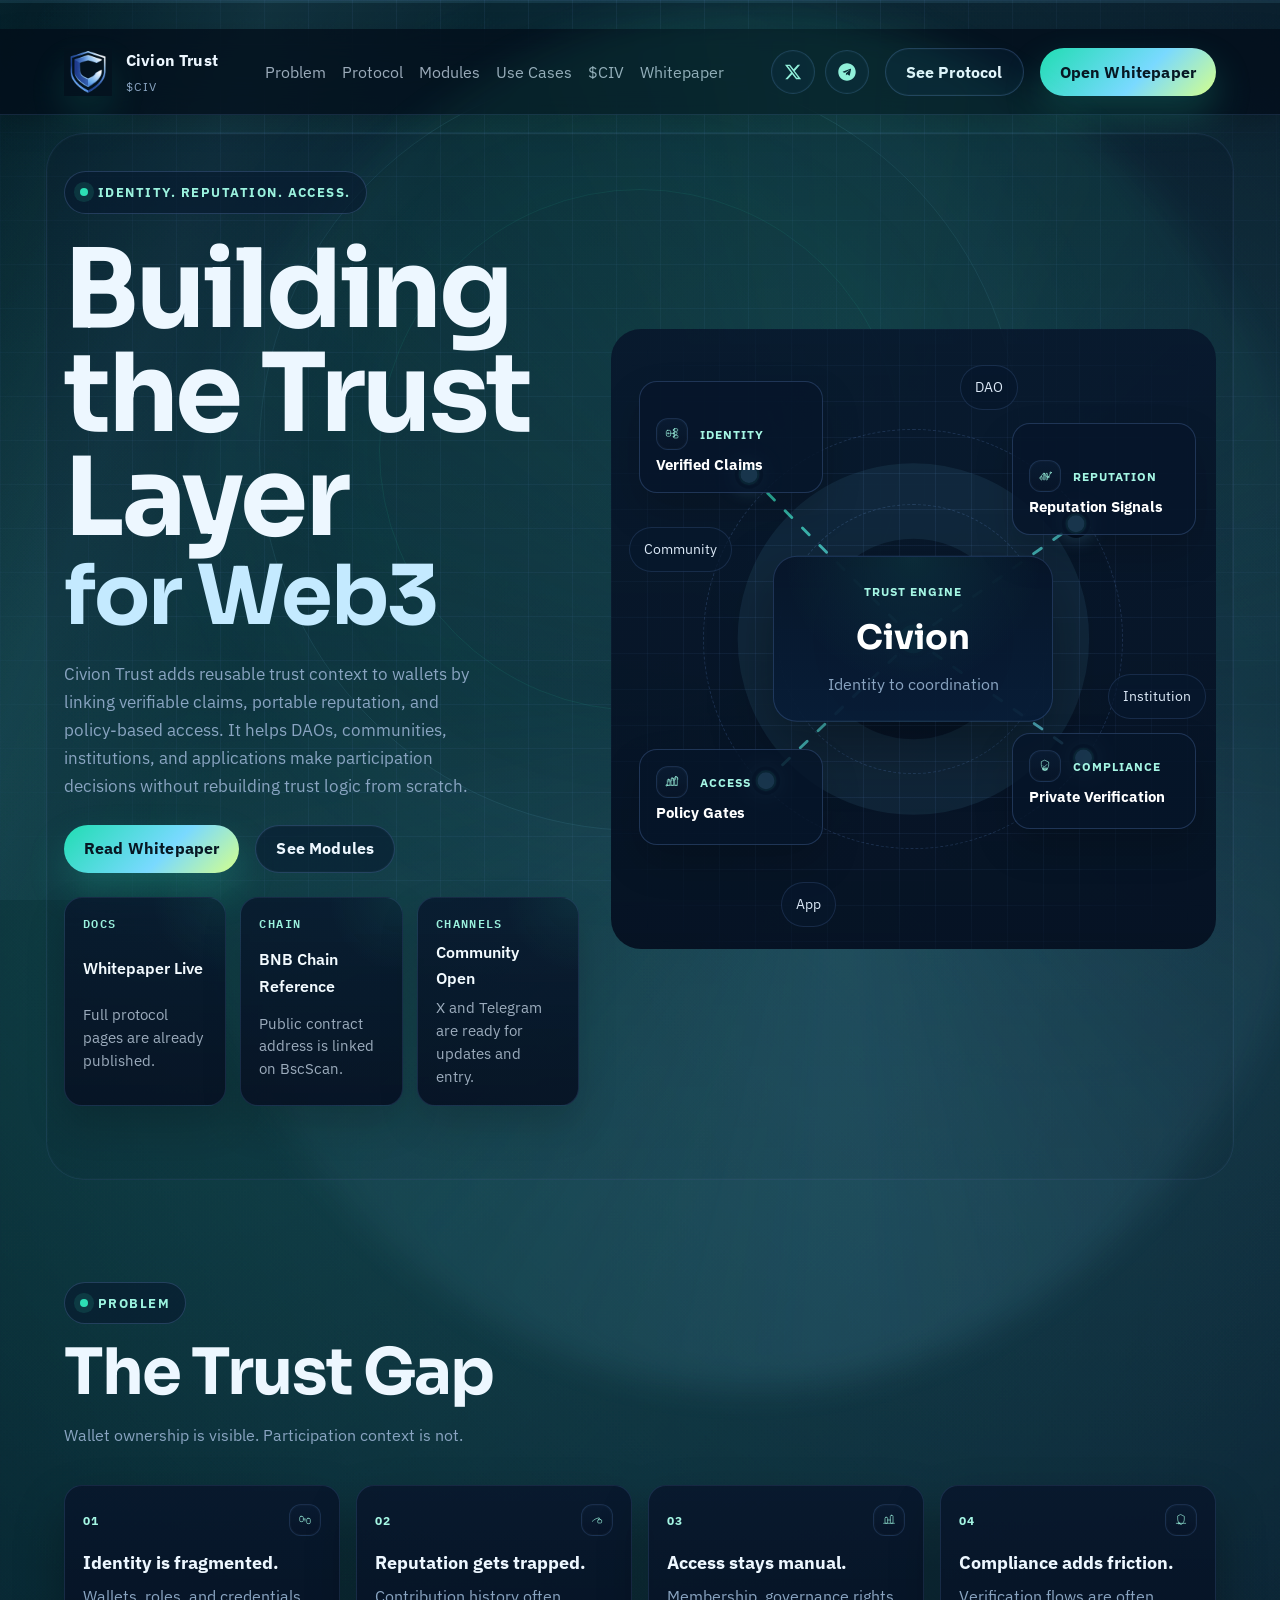
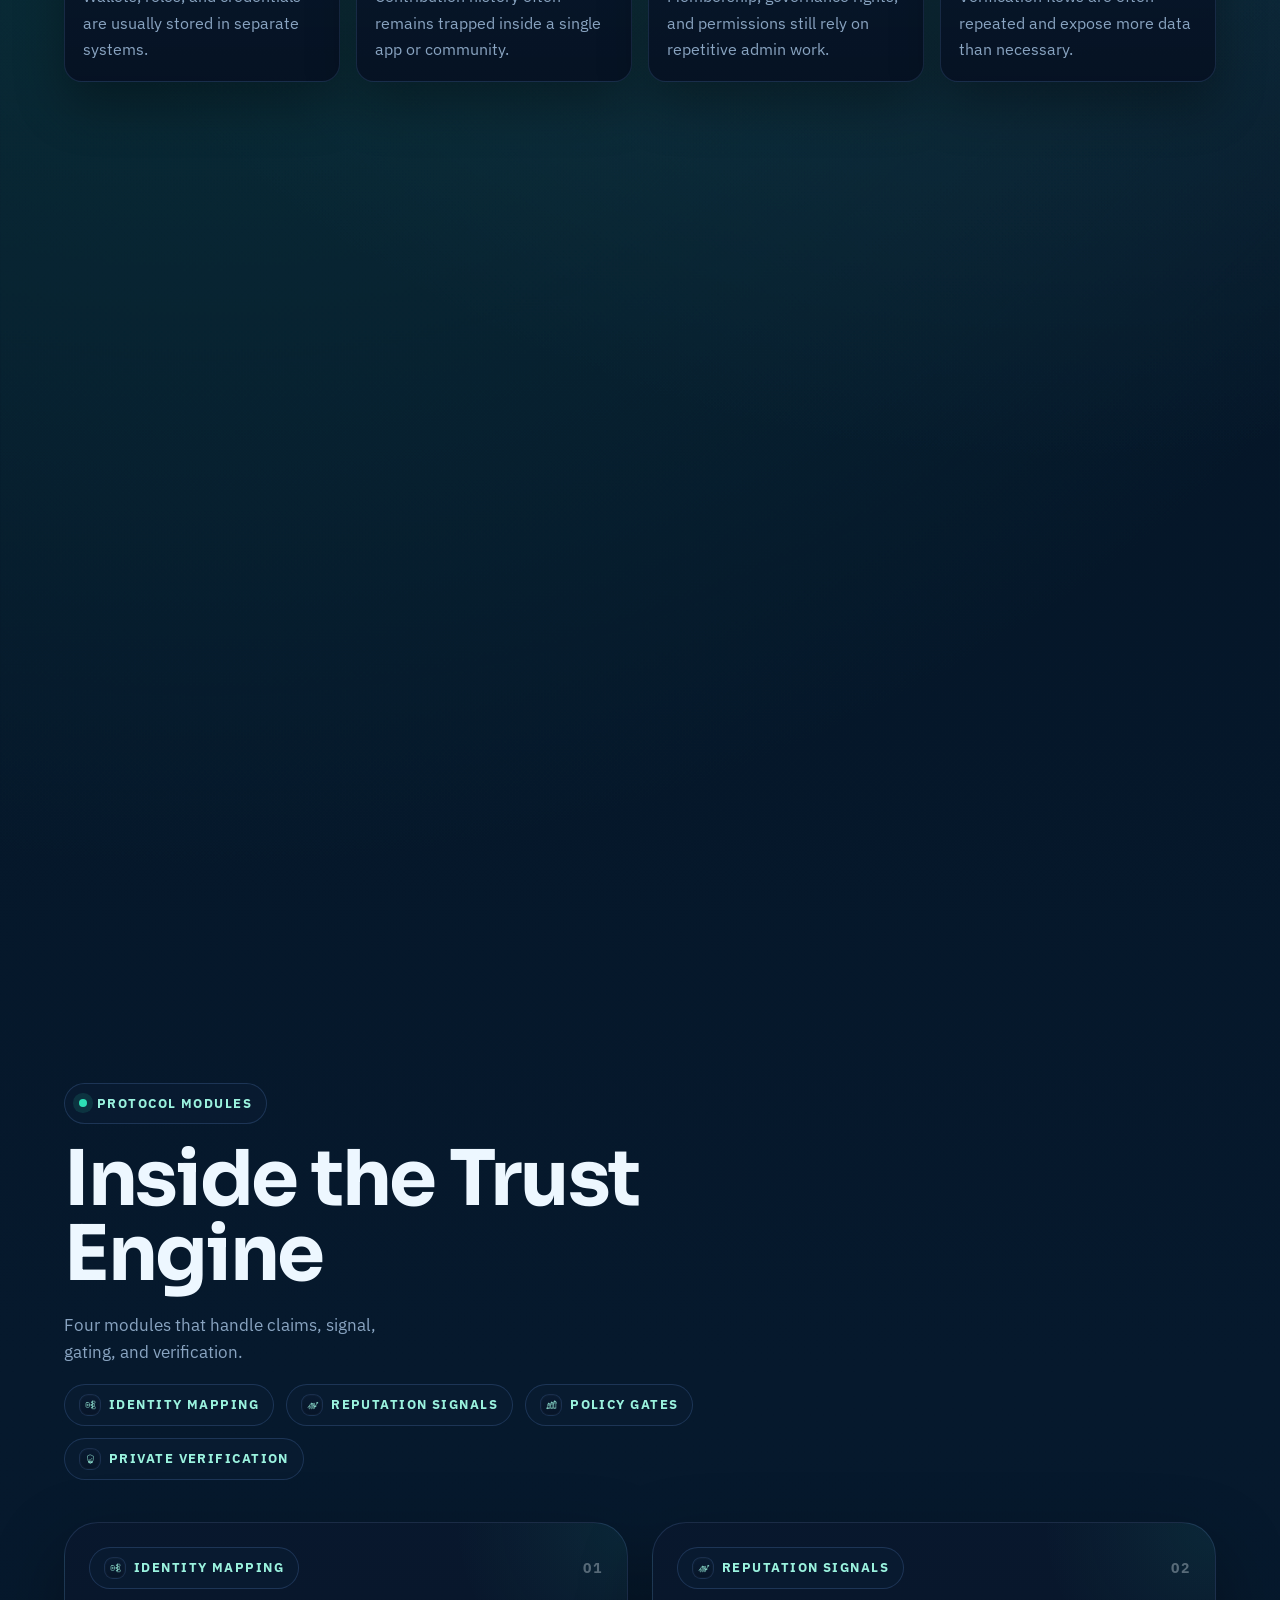
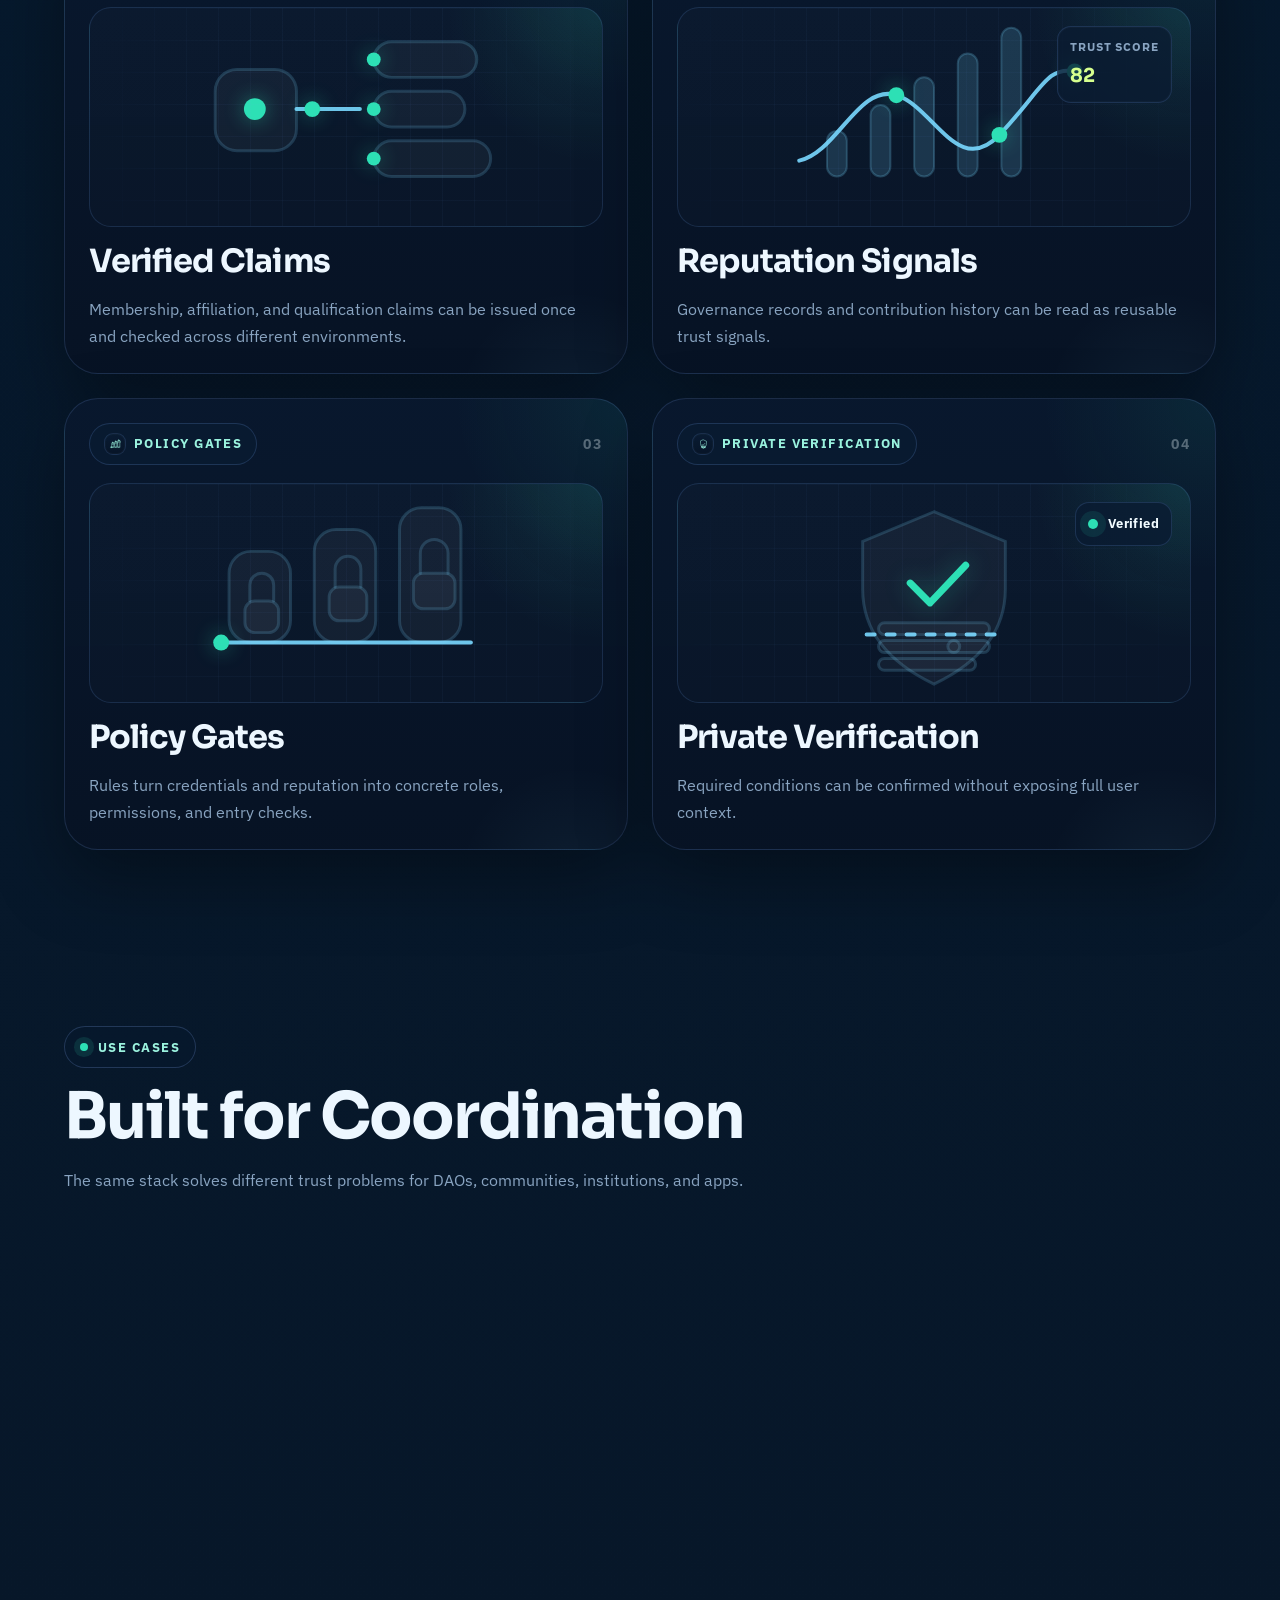
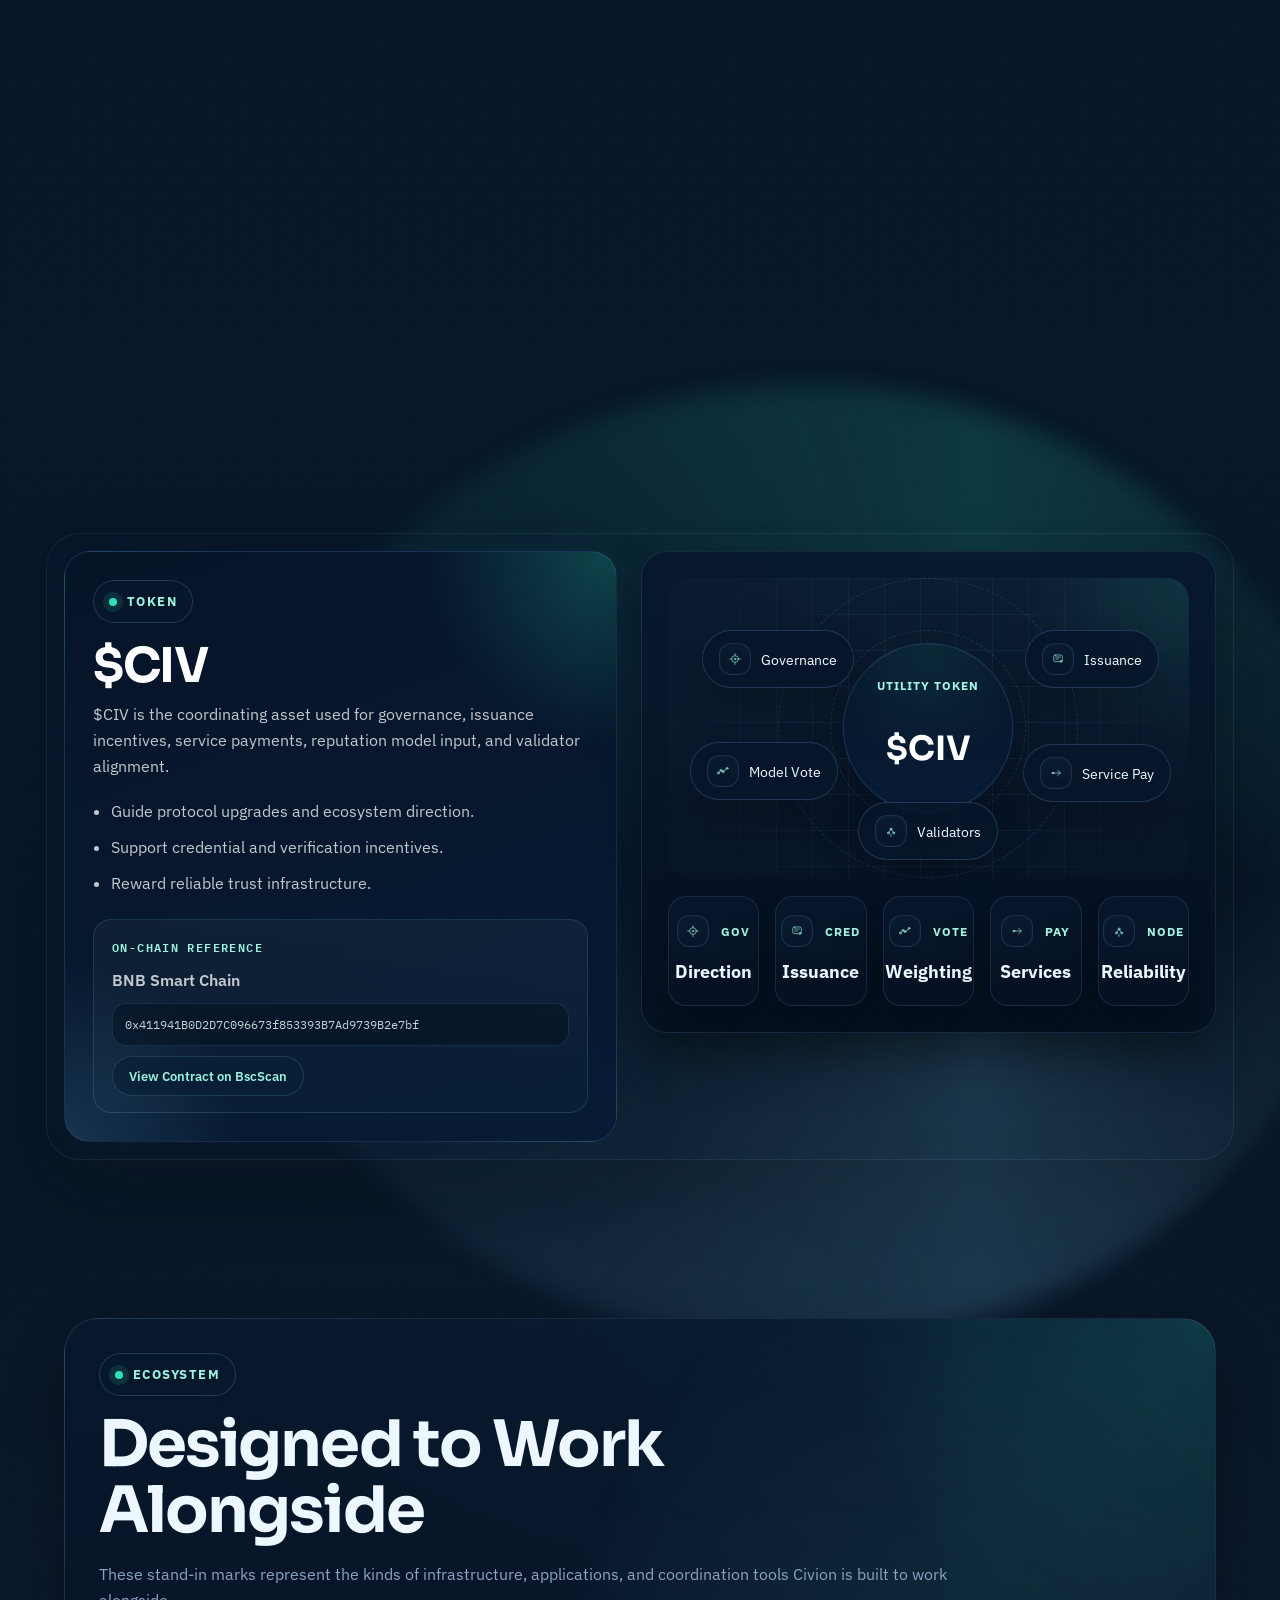
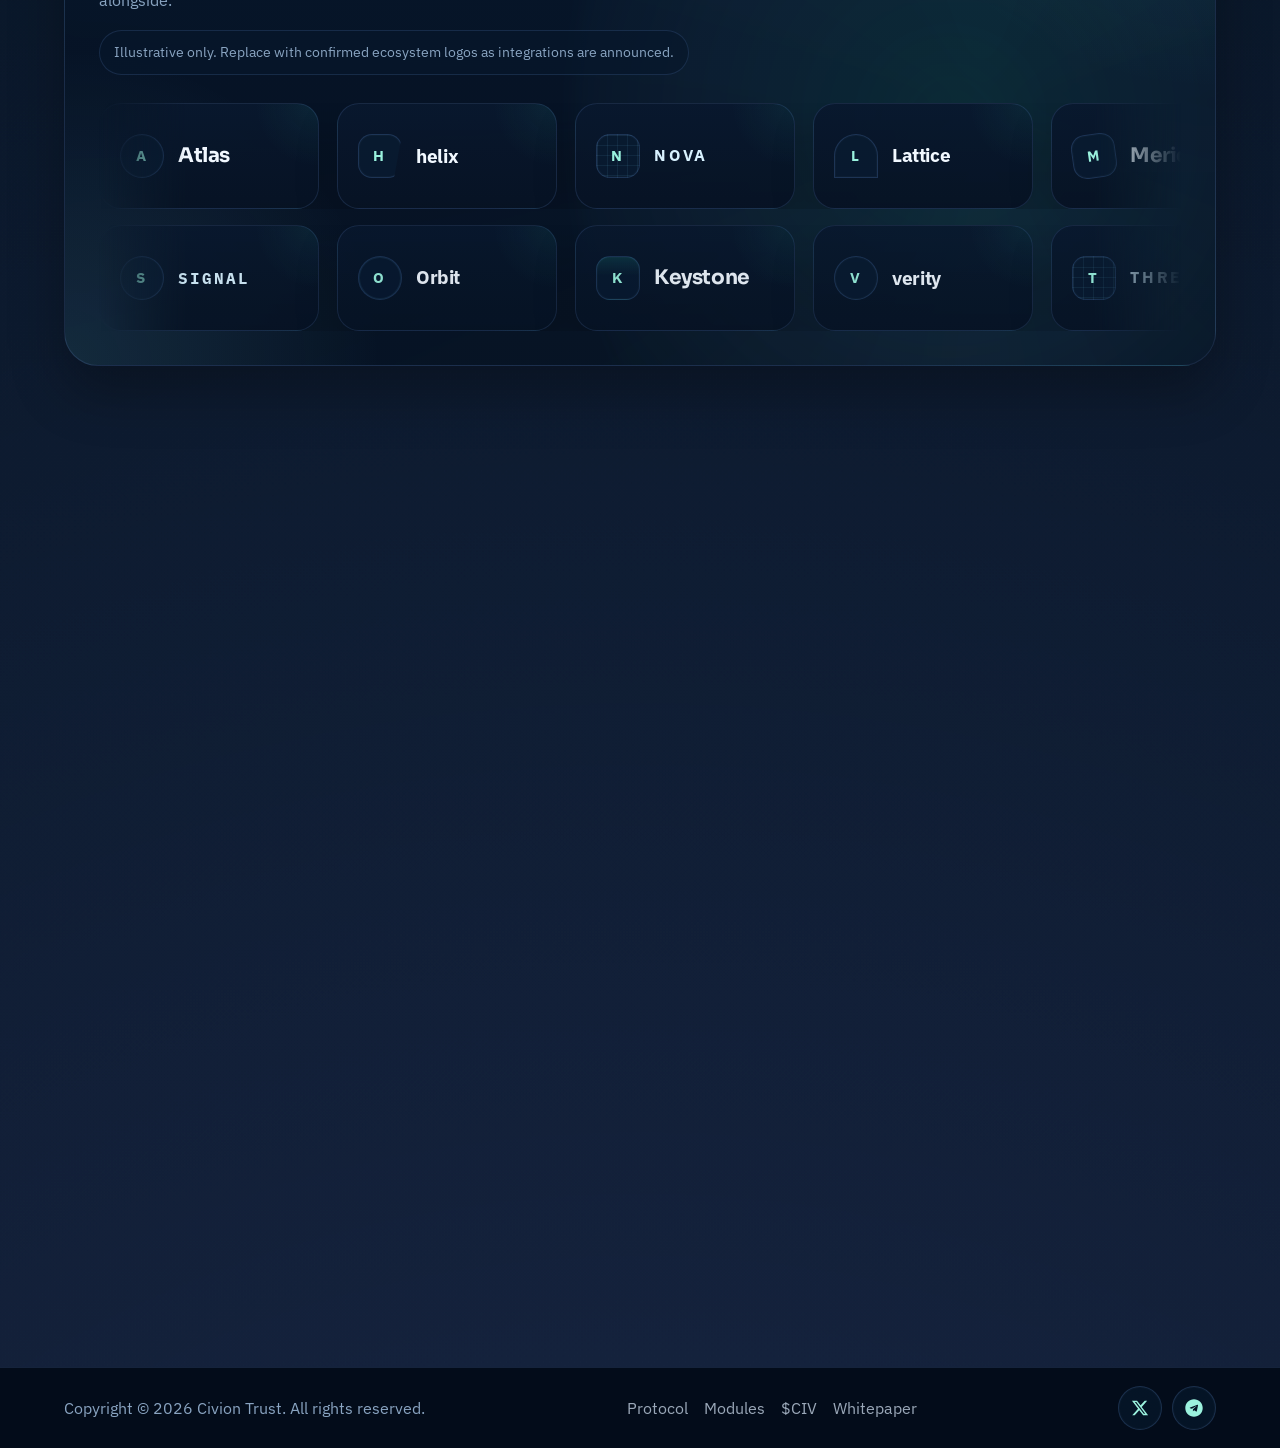
<file: docs/index.html>
<!doctype html>
<html lang="en">
<head>
  <meta charset="utf-8">
  <meta name="viewport" content="width=device-width, initial-scale=1">
  <title>Civion Trust</title>
  <meta
    name="description"
    content="Civion Trust adds reusable trust context to wallets through verifiable claims, portable reputation, and policy-based access for Web3 coordination."
  >
  <link rel="preconnect" href="https://fonts.googleapis.com">
  <link rel="preconnect" href="https://fonts.gstatic.com" crossorigin>
  <link
    href="https://fonts.googleapis.com/css2?family=IBM+Plex+Mono:wght@500;600&family=IBM+Plex+Sans:wght@400;500;600;700&family=Sora:wght@600;700&display=swap"
    rel="stylesheet"
  >
  <script>
    document.documentElement.classList.add("js");
  </script>
  <link rel="icon" type="image/png" href="assets/logo-source.png">
  <link rel="shortcut icon" href="assets/logo-source.png">
  <link rel="stylesheet" href="styles.css">
</head>
<body class="page-home">
  <div class="progress-bar" aria-hidden="true">
    <span class="progress-value"></span>
  </div>
  <div class="page-home-motion page-home-motion-orbits" aria-hidden="true"></div>
  <div class="page-home-motion page-home-motion-sweep" aria-hidden="true"></div>

  <svg class="icon-sprite" aria-hidden="true" focusable="false">
    <symbol id="ct-icon-identity" viewBox="0 0 48 48">
      <rect x="7" y="13" width="13" height="18" rx="4"></rect>
      <path d="M20 22 H29"></path>
      <rect x="29" y="8" width="12" height="8" rx="3"></rect>
      <rect x="29" y="18" width="10" height="8" rx="3"></rect>
      <rect x="29" y="28" width="13" height="8" rx="3"></rect>
      <circle cx="12.5" cy="22" r="2.2"></circle>
      <circle cx="29" cy="12" r="1.8"></circle>
      <circle cx="29" cy="22" r="1.8"></circle>
      <circle cx="29" cy="32" r="1.8"></circle>
    </symbol>
    <symbol id="ct-icon-reputation" viewBox="0 0 48 48">
      <path d="M7 31 C12 29, 15 16, 21 17 S28 32, 34 27 S38 13, 41 14"></path>
      <rect x="11" y="26" width="4.4" height="10" rx="2.2"></rect>
      <rect x="19" y="21" width="4.4" height="15" rx="2.2"></rect>
      <rect x="27" y="16" width="4.4" height="20" rx="2.2"></rect>
      <circle cx="21" cy="17" r="2.1"></circle>
      <circle cx="34" cy="27" r="2.1"></circle>
      <circle cx="41" cy="14" r="2.1"></circle>
    </symbol>
    <symbol id="ct-icon-access" viewBox="0 0 48 48">
      <path d="M8 34 H40"></path>
      <rect x="10" y="16" width="8" height="18" rx="3"></rect>
      <rect x="21" y="12" width="8" height="22" rx="3"></rect>
      <rect x="32" y="8" width="8" height="26" rx="3"></rect>
      <path d="M12.5 24 v-3 a2.8 2.8 0 0 1 5.6 0 v3"></path>
      <path d="M23.5 20 v-3.4 a3.1 3.1 0 0 1 6.2 0 v3.4"></path>
      <path d="M34.5 16 v-3.6 a3.4 3.4 0 0 1 6.8 0 V16"></path>
      <circle cx="8" cy="34" r="2.2"></circle>
    </symbol>
    <symbol id="ct-icon-compliance" viewBox="0 0 48 48">
      <path d="M24 7 35 12 v8 c0 8-4 14-11 18-7-4-11-10-11-18v-8z"></path>
      <path d="M18.5 23.5 22 27 29.5 19.5"></path>
      <rect x="17" y="30" width="14" height="2.6" rx="1.3"></rect>
      <rect x="17" y="34" width="10" height="2.6" rx="1.3"></rect>
      <rect x="27.5" y="34" width="3.5" height="2.6" rx="1.3"></rect>
    </symbol>
    <symbol id="ct-icon-fragmented-identity" viewBox="0 0 48 48">
      <rect x="8" y="13" width="11" height="16" rx="4"></rect>
      <rect x="29" y="19" width="11" height="16" rx="4"></rect>
      <path d="M19 21 H24"></path>
      <path d="M24 21 V27"></path>
    </symbol>
    <symbol id="ct-icon-trapped-reputation" viewBox="0 0 48 48">
      <path d="M10 28 C15 24, 20 18, 30 18"></path>
      <path d="M30 18 L36 24"></path>
      <rect x="26" y="23" width="12" height="10" rx="3"></rect>
    </symbol>
    <symbol id="ct-icon-manual-access" viewBox="0 0 48 48">
      <path d="M8 34 H40"></path>
      <rect x="12" y="16" width="8" height="18" rx="3"></rect>
      <rect x="28" y="10" width="8" height="24" rx="3"></rect>
      <path d="M20 24 H28"></path>
    </symbol>
    <symbol id="ct-icon-compliance-friction" viewBox="0 0 48 48">
      <path d="M24 8 34 13 v8 c0 8-4 13-10 17-6-4-10-9-10-17v-8z"></path>
      <path d="M10 34 H38"></path>
      <circle cx="18" cy="34" r="2.4"></circle>
    </symbol>
    <symbol id="ct-icon-dao" viewBox="0 0 48 48">
      <circle cx="24" cy="14" r="4"></circle>
      <path d="M24 18 V30"></path>
      <path d="M17 23 H31"></path>
      <circle cx="17" cy="34" r="2.2"></circle>
      <circle cx="31" cy="34" r="2.2"></circle>
    </symbol>
    <symbol id="ct-icon-community" viewBox="0 0 48 48">
      <path d="M15 34 H33"></path>
      <path d="M18 29 H30"></path>
      <path d="M21 24 H27"></path>
      <circle cx="24" cy="15" r="3"></circle>
    </symbol>
    <symbol id="ct-icon-institution" viewBox="0 0 48 48">
      <rect x="11" y="12" width="26" height="22" rx="5"></rect>
      <path d="M17 20 H31"></path>
      <path d="M17 26 H26"></path>
      <circle cx="31" cy="26" r="2.2"></circle>
    </symbol>
    <symbol id="ct-icon-application" viewBox="0 0 48 48">
      <rect x="9" y="13" width="11" height="8" rx="3"></rect>
      <rect x="28" y="13" width="11" height="8" rx="3"></rect>
      <rect x="18.5" y="27" width="11" height="8" rx="3"></rect>
      <path d="M20 17 H28"></path>
      <path d="M24 21 V27"></path>
    </symbol>
    <symbol id="ct-icon-governance" viewBox="0 0 48 48">
      <circle cx="24" cy="24" r="10"></circle>
      <path d="M24 8 V14"></path>
      <path d="M24 34 V40"></path>
      <path d="M8 24 H14"></path>
      <path d="M34 24 H40"></path>
      <circle cx="24" cy="24" r="2.4"></circle>
    </symbol>
    <symbol id="ct-icon-issuance" viewBox="0 0 48 48">
      <rect x="11" y="12" width="26" height="20" rx="5"></rect>
      <path d="M17 18 H31"></path>
      <path d="M17 24 H26"></path>
      <circle cx="33" cy="31" r="3"></circle>
    </symbol>
    <symbol id="ct-icon-model-vote" viewBox="0 0 48 48">
      <path d="M10 30 L18 22 L24 26 L36 16"></path>
      <circle cx="10" cy="30" r="3"></circle>
      <circle cx="18" cy="22" r="3"></circle>
      <circle cx="24" cy="26" r="3"></circle>
      <circle cx="36" cy="16" r="3"></circle>
    </symbol>
    <symbol id="ct-icon-service-pay" viewBox="0 0 48 48">
      <path d="M11 24 H37"></path>
      <path d="M29 16 L37 24 29 32"></path>
      <circle cx="15" cy="24" r="2.4"></circle>
    </symbol>
    <symbol id="ct-icon-validators" viewBox="0 0 48 48">
      <path d="M16 30 L24 18 L32 30"></path>
      <circle cx="16" cy="30" r="3"></circle>
      <circle cx="24" cy="18" r="3"></circle>
      <circle cx="32" cy="30" r="3"></circle>
      <path d="M24 34 V40"></path>
    </symbol>
  </svg>

  <header class="site-header">
    <div class="nav-shell">
      <a class="brand" href="index.html" aria-label="Civion Trust homepage">
        <div class="brand-mark brand-mark-logo" aria-hidden="true"></div>
        <div class="brand-copy">
          <strong>Civion Trust</strong>
          <span>$CIV</span>
        </div>
      </a>

      <nav class="nav-links" aria-label="Primary">
        <a href="#thesis">Problem</a>
        <a href="#framework">Protocol</a>
        <a href="#features">Modules</a>
        <a href="#audiences">Use Cases</a>
        <a href="#utility">$CIV</a>
        <a href="whitepaper.html">Whitepaper</a>
      </nav>

      <div class="nav-actions">
        <div class="social-links" aria-label="Social links">
          <a class="social-link" href="https://x.com/your_handle" target="_blank" rel="noreferrer noopener" aria-label="Civion Trust on X">
            <svg class="social-icon" viewBox="0 0 512 512" aria-hidden="true">
              <path d="M389.2 48h70.6L305.6 224.2 487 464H345L233.7 318.6 106.5 464H35.8L200.7 275.2 26.8 48H172L272.9 180.9 389.2 48zm-24.8 373.8h39.1L150.4 88h-42L364.4 421.8z"></path>
            </svg>
            <span class="sr-only">X</span>
          </a>
          <a class="social-link" href="https://t.me/your_channel" target="_blank" rel="noreferrer noopener" aria-label="Civion Trust on Telegram">
            <svg class="social-icon" viewBox="0 0 496 512" aria-hidden="true">
              <path d="M248 8C111 8 0 119 0 256s111 248 248 248 248-111 248-248S385 8 248 8zm115 171.8-35.8 168.8c-2.7 12.1-9.7 15.1-19.7 9.4L253 318l-26.3 25.3c-2.9 2.9-5.3 5.3-10.9 5.3l3.9-55.8 101.6-91.8c4.4-3.9-1-6.1-6.8-2.2l-125.6 79.1-54.1-16.9c-11.8-3.7-12-11.8 2.4-17.4l211.1-81.4c9.5-3.7 17.9 2.2 14.8 17.6z"></path>
            </svg>
            <span class="sr-only">Telegram</span>
          </a>
        </div>
        <a class="button-secondary" href="#framework">See Protocol</a>
        <a class="button" href="whitepaper.html">Open Whitepaper</a>
      </div>
    </div>
  </header>

  <main id="top">
    <section class="section showcase-hero section-energy section-energy-hero">
      <div class="showcase-copy reveal">
        <div class="eyebrow">Identity. Reputation. Access.</div>
        <h1>
          <span class="hero-line">Building the Trust Layer</span>
          <span class="hero-line hero-line-secondary">for Web3</span>
        </h1>
        <p class="lead">
          Civion Trust adds reusable trust context to wallets by linking verifiable claims, portable reputation,
          and policy-based access. It helps DAOs, communities, institutions, and applications make participation
          decisions without rebuilding trust logic from scratch.
        </p>

        <div class="hero-actions">
          <a class="button" href="whitepaper.html">Read Whitepaper</a>
          <a class="button-secondary" href="#features">See Modules</a>
        </div>

        <div class="hero-status-strip" aria-label="Trust markers">
          <article class="status-pill">
            <span class="status-kicker">Docs</span>
            <strong>Whitepaper Live</strong>
            <p>Full protocol pages are already published.</p>
          </article>
          <article class="status-pill">
            <span class="status-kicker">Chain</span>
            <strong>BNB Chain Reference</strong>
            <p>Public contract address is linked on BscScan.</p>
          </article>
          <article class="status-pill">
            <span class="status-kicker">Channels</span>
            <strong>Community Open</strong>
            <p>X and Telegram are ready for updates and entry.</p>
          </article>
        </div>

      </div>

      <aside class="showcase-stage reveal" data-tilt aria-label="Civion Trust protocol scene">
        <div class="stage-grid"></div>
        <div class="stage-ring ring-a"></div>
        <div class="stage-ring ring-b"></div>
        <svg class="trust-graph-svg" viewBox="0 0 640 640" aria-hidden="true">
          <defs>
            <linearGradient id="graphLine" x1="0%" y1="0%" x2="100%" y2="100%">
              <stop offset="0%" stop-color="#2de0b5"></stop>
              <stop offset="100%" stop-color="#79d9ff"></stop>
            </linearGradient>
            <radialGradient id="graphGlow" cx="50%" cy="50%" r="50%">
              <stop offset="0%" stop-color="#2de0b5" stop-opacity="0.42"></stop>
              <stop offset="100%" stop-color="#2de0b5" stop-opacity="0"></stop>
            </radialGradient>
          </defs>
          <circle class="graph-halo" cx="320" cy="320" r="146"></circle>
          <path class="graph-link link-identity" d="M320 320 L146 146"></path>
          <path class="graph-link link-reputation" d="M320 320 L492 198"></path>
          <path class="graph-link link-access" d="M320 320 L164 470"></path>
          <path class="graph-link link-compliance" d="M320 320 L500 446"></path>
          <circle class="graph-node core" cx="320" cy="320" r="18"></circle>
          <circle class="graph-node" cx="146" cy="146" r="12"></circle>
          <circle class="graph-node" cx="492" cy="198" r="12"></circle>
          <circle class="graph-node" cx="164" cy="470" r="12"></circle>
          <circle class="graph-node" cx="500" cy="446" r="12"></circle>
          <circle class="graph-pulse pulse-a" cx="146" cy="146" r="10"></circle>
          <circle class="graph-pulse pulse-b" cx="492" cy="198" r="10"></circle>
          <circle class="graph-pulse pulse-c" cx="164" cy="470" r="10"></circle>
          <circle class="graph-pulse pulse-d" cx="500" cy="446" r="10"></circle>
        </svg>

        <div class="stage-core">
          <span>Trust Engine</span>
          <strong>Civion</strong>
          <p>Identity to coordination</p>
        </div>

        <div class="stage-node node-identity">
          <div class="stage-node-top">
            <i class="icon-chip icon-chip-stage" aria-hidden="true">
              <svg class="ct-icon"><use href="#ct-icon-identity"></use></svg>
            </i>
            <span>Identity</span>
          </div>
          <b>Verified Claims</b>
        </div>

        <div class="stage-node node-reputation">
          <div class="stage-node-top">
            <i class="icon-chip icon-chip-stage" aria-hidden="true">
              <svg class="ct-icon"><use href="#ct-icon-reputation"></use></svg>
            </i>
            <span>Reputation</span>
          </div>
          <b>Reputation Signals</b>
        </div>

        <div class="stage-node node-access">
          <div class="stage-node-top">
            <i class="icon-chip icon-chip-stage" aria-hidden="true">
              <svg class="ct-icon"><use href="#ct-icon-access"></use></svg>
            </i>
            <span>Access</span>
          </div>
          <b>Policy Gates</b>
        </div>

        <div class="stage-node node-compliance">
          <div class="stage-node-top">
            <i class="icon-chip icon-chip-stage" aria-hidden="true">
              <svg class="ct-icon"><use href="#ct-icon-compliance"></use></svg>
            </i>
            <span>Compliance</span>
          </div>
          <b>Private Verification</b>
        </div>

        <div class="stage-mini mini-dao">DAO</div>
        <div class="stage-mini mini-community">Community</div>
        <div class="stage-mini mini-institution">Institution</div>
        <div class="stage-mini mini-app">App</div>
      </aside>
    </section>

    <section class="section" id="thesis">
      <div class="section-intro reveal">
        <span>Problem</span>
        <h2>The Trust Gap</h2>
        <p>Wallet ownership is visible. Participation context is not.</p>
      </div>

      <div class="signal-board">
        <article class="signal-card reveal">
          <div class="signal-head">
            <span>01</span>
            <i class="icon-chip icon-chip-problem" aria-hidden="true">
              <svg class="ct-icon"><use href="#ct-icon-fragmented-identity"></use></svg>
            </i>
          </div>
          <strong>Identity is fragmented.</strong>
          <p>Wallets, roles, and credentials are usually stored in separate systems.</p>
        </article>

        <article class="signal-card reveal">
          <div class="signal-head">
            <span>02</span>
            <i class="icon-chip icon-chip-problem" aria-hidden="true">
              <svg class="ct-icon"><use href="#ct-icon-trapped-reputation"></use></svg>
            </i>
          </div>
          <strong>Reputation gets trapped.</strong>
          <p>Contribution history often remains trapped inside a single app or community.</p>
        </article>

        <article class="signal-card reveal">
          <div class="signal-head">
            <span>03</span>
            <i class="icon-chip icon-chip-problem" aria-hidden="true">
              <svg class="ct-icon"><use href="#ct-icon-manual-access"></use></svg>
            </i>
          </div>
          <strong>Access stays manual.</strong>
          <p>Membership, governance rights, and permissions still rely on repetitive admin work.</p>
        </article>

        <article class="signal-card reveal">
          <div class="signal-head">
            <span>04</span>
            <i class="icon-chip icon-chip-problem" aria-hidden="true">
              <svg class="ct-icon"><use href="#ct-icon-compliance-friction"></use></svg>
            </i>
          </div>
          <strong>Compliance adds friction.</strong>
          <p>Verification flows are often repeated and expose more data than necessary.</p>
        </article>
      </div>
    </section>

    <section class="section" id="framework">
      <div class="section-intro reveal">
        <span>Protocol Overview</span>
        <h2>One Engine, Four Layers</h2>
        <p>Claims feed reputation, reputation feeds access, and access supports coordination.</p>
      </div>

      <div class="vision-grid">
        <article class="loop-board reveal">
          <div class="loop-header">
            <span class="mini-label">Flow</span>
            <h3>How Civion Works</h3>
          </div>

          <div class="loop-rail">
            <div class="loop-step">
              <span>01</span>
              <strong>Claim</strong>
              <p>A credential or verified status is attached to a wallet.</p>
            </div>

            <div class="loop-step">
              <span>02</span>
              <strong>Score</strong>
              <p>Participation history becomes readable signal.</p>
            </div>

            <div class="loop-step">
              <span>03</span>
              <strong>Gate</strong>
              <p>Rules decide who qualifies for access.</p>
            </div>

            <div class="loop-step">
              <span>04</span>
              <strong>Coordinate</strong>
              <p>The same trust context can be reused elsewhere.</p>
            </div>
          </div>
        </article>

        <div class="glimpse-grid">
          <article class="glimpse-card reveal">
            <span>Wallet -> Credential</span>
            <strong>Claims can be checked by more than one system.</strong>
          </article>

          <article class="glimpse-card reveal">
            <span>Action -> Reputation</span>
            <strong>History does not need to stay trapped in one app.</strong>
          </article>

          <article class="glimpse-card reveal">
            <span>Policy -> Access</span>
            <strong>Access rules do not need to start from zero each time.</strong>
          </article>
        </div>
      </div>
    </section>

    <section class="section" id="features">
      <div class="pm-header reveal">
        <div class="pm-kicker">Protocol Modules</div>
        <h2>Inside the Trust Engine</h2>
        <p>
          Four modules that handle claims, signal, gating, and verification.
        </p>
        <div class="pm-note-row">
          <div class="pm-note-pill">
            <i class="icon-chip icon-chip-pill" aria-hidden="true">
              <svg class="ct-icon"><use href="#ct-icon-identity"></use></svg>
            </i>
            <span>Identity Mapping</span>
          </div>
          <div class="pm-note-pill">
            <i class="icon-chip icon-chip-pill" aria-hidden="true">
              <svg class="ct-icon"><use href="#ct-icon-reputation"></use></svg>
            </i>
            <span>Reputation Signals</span>
          </div>
          <div class="pm-note-pill">
            <i class="icon-chip icon-chip-pill" aria-hidden="true">
              <svg class="ct-icon"><use href="#ct-icon-access"></use></svg>
            </i>
            <span>Policy Gates</span>
          </div>
          <div class="pm-note-pill">
            <i class="icon-chip icon-chip-pill" aria-hidden="true">
              <svg class="ct-icon"><use href="#ct-icon-compliance"></use></svg>
            </i>
            <span>Private Verification</span>
          </div>
        </div>
      </div>

      <div class="pm-grid" aria-label="Protocol modules">
        <article class="pm-card reveal">
          <div class="pm-top">
            <div class="pm-label">
              <i class="icon-chip icon-chip-pill" aria-hidden="true">
                <svg class="ct-icon"><use href="#ct-icon-identity"></use></svg>
              </i>
              <span>Identity Mapping</span>
            </div>
            <div class="pm-code">01</div>
          </div>

          <div class="pm-canvas">
            <svg class="pm-svg" viewBox="0 0 320 220" aria-hidden="true">
              <rect class="pm-fill-panel" x="28" y="62" width="82" height="82" rx="22"></rect>
              <circle class="pm-accent-dot" cx="68" cy="102" r="11"></circle>
              <path class="pm-wire" d="M110 102 H174"></path>
              <rect class="pm-fill-panel" x="188" y="34" width="104" height="36" rx="18"></rect>
              <rect class="pm-fill-panel" x="188" y="84" width="92" height="36" rx="18"></rect>
              <rect class="pm-fill-panel" x="188" y="134" width="118" height="36" rx="18"></rect>
              <circle class="pm-node pm-identity-target t1" cx="188" cy="52" r="7"></circle>
              <circle class="pm-node pm-identity-target t2" cx="188" cy="102" r="7"></circle>
              <circle class="pm-node pm-identity-target t3" cx="188" cy="152" r="7"></circle>
              <circle class="pm-node pm-identity-flow" cx="126" cy="102" r="8"></circle>
            </svg>
          </div>

          <h3>Verified Claims</h3>
          <p>Membership, affiliation, and qualification claims can be issued once and checked across different environments.</p>
        </article>

        <article class="pm-card reveal">
          <div class="pm-top">
            <div class="pm-label">
              <i class="icon-chip icon-chip-pill" aria-hidden="true">
                <svg class="ct-icon"><use href="#ct-icon-reputation"></use></svg>
              </i>
              <span>Reputation Signals</span>
            </div>
            <div class="pm-code">02</div>
          </div>

          <div class="pm-canvas">
            <div class="pm-reputation-score">
              <span>Trust Score</span>
              <strong>82</strong>
            </div>
            <svg class="pm-svg pm-reputation-svg" viewBox="0 0 320 220" aria-hidden="true">
              <path class="pm-curve" d="M24 154 C62 146, 84 76, 122 88 S184 172, 226 128 S274 58, 302 64"></path>
              <rect class="pm-bar b1" x="52" y="124" width="20" height="46" rx="10"></rect>
              <rect class="pm-bar b2" x="96" y="98" width="20" height="72" rx="10"></rect>
              <rect class="pm-bar b3" x="140" y="70" width="20" height="100" rx="10"></rect>
              <rect class="pm-bar b4" x="184" y="46" width="20" height="124" rx="10"></rect>
              <rect class="pm-bar b5" x="228" y="20" width="20" height="150" rx="10"></rect>
              <circle class="pm-node n1" cx="122" cy="88" r="8"></circle>
              <circle class="pm-node n2" cx="226" cy="128" r="8"></circle>
              <circle class="pm-node n3" cx="302" cy="64" r="8"></circle>
            </svg>
          </div>

          <h3>Reputation Signals</h3>
          <p>Governance records and contribution history can be read as reusable trust signals.</p>
        </article>

        <article class="pm-card reveal">
          <div class="pm-top">
            <div class="pm-label">
              <i class="icon-chip icon-chip-pill" aria-hidden="true">
                <svg class="ct-icon"><use href="#ct-icon-access"></use></svg>
              </i>
              <span>Policy Gates</span>
            </div>
            <div class="pm-code">03</div>
          </div>

          <div class="pm-canvas">
            <svg class="pm-svg pm-access-svg" viewBox="0 0 320 220" aria-hidden="true">
              <path class="pm-bridge" d="M34 160 H286"></path>
              <rect class="pm-gate pm-access-g1" x="42" y="68" width="62" height="92" rx="22"></rect>
              <rect class="pm-gate pm-access-g2" x="128" y="46" width="62" height="114" rx="22"></rect>
              <rect class="pm-gate pm-access-g3" x="214" y="24" width="62" height="136" rx="22"></rect>
              <path class="pm-outline" d="M63 118 v-16 a12 12 0 0 1 24 0 v16"></path>
              <rect class="pm-fill-panel" x="58" y="118" width="34" height="32" rx="10"></rect>
              <path class="pm-outline" d="M149 104 v-18 a13 13 0 0 1 26 0 v18"></path>
              <rect class="pm-fill-panel" x="143" y="104" width="38" height="34" rx="10"></rect>
              <path class="pm-outline" d="M235 90 v-20 a14 14 0 0 1 28 0 v20"></path>
              <rect class="pm-fill-panel" x="228" y="90" width="42" height="36" rx="10"></rect>
              <circle class="pm-node pm-access-token" cx="34" cy="160" r="8"></circle>
            </svg>
          </div>

          <h3>Policy Gates</h3>
          <p>Rules turn credentials and reputation into concrete roles, permissions, and entry checks.</p>
        </article>

        <article class="pm-card reveal">
          <div class="pm-top">
            <div class="pm-label">
              <i class="icon-chip icon-chip-pill" aria-hidden="true">
                <svg class="ct-icon"><use href="#ct-icon-compliance"></use></svg>
              </i>
              <span>Private Verification</span>
            </div>
            <div class="pm-code">04</div>
          </div>

          <div class="pm-canvas">
            <div class="pm-compliance-badge">Verified</div>
            <svg class="pm-svg pm-compliance-svg" viewBox="0 0 320 220" aria-hidden="true">
              <path class="pm-shield" d="M160 28 232 58 v48 c0 42-26 74-72 96-46-22-72-54-72-96V58z"></path>
              <path class="pm-check-stroke" d="M136 100 L156 120 L192 82"></path>
              <path class="pm-scan-line" d="M92 152 H228"></path>
              <rect class="pm-fill-panel" x="104" y="140" width="112" height="12" rx="6"></rect>
              <rect class="pm-fill-panel" x="104" y="158" width="82" height="12" rx="6"></rect>
              <rect class="pm-fill-panel" x="104" y="176" width="98" height="12" rx="6"></rect>
              <rect class="pm-fill-panel" x="174" y="158" width="42" height="12" rx="6"></rect>
            </svg>
          </div>

          <h3>Private Verification</h3>
          <p>Required conditions can be confirmed without exposing full user context.</p>
        </article>
      </div>
    </section>

    <section class="section" id="audiences">
      <div class="section-intro reveal">
        <span>Use Cases</span>
        <h2>Built for Coordination</h2>
        <p>The same stack solves different trust problems for DAOs, communities, institutions, and apps.</p>
      </div>

      <div class="audience-shell">
        <div class="audience-nav reveal" role="tablist" aria-label="Audience switcher">
          <button class="audience-tab is-active" type="button" data-audience-target="dao" aria-selected="true">
            <div class="audience-tab-top">
              <i class="icon-chip icon-chip-audience" aria-hidden="true">
                <svg class="ct-icon"><use href="#ct-icon-dao"></use></svg>
              </i>
              <strong>DAOs</strong>
            </div>
            Contributor tiers
          </button>
          <button class="audience-tab" type="button" data-audience-target="community" aria-selected="false">
            <div class="audience-tab-top">
              <i class="icon-chip icon-chip-audience" aria-hidden="true">
                <svg class="ct-icon"><use href="#ct-icon-community"></use></svg>
              </i>
              <strong>Communities</strong>
            </div>
            Role-based membership
          </button>
          <button class="audience-tab" type="button" data-audience-target="institution" aria-selected="false">
            <div class="audience-tab-top">
              <i class="icon-chip icon-chip-audience" aria-hidden="true">
                <svg class="ct-icon"><use href="#ct-icon-institution"></use></svg>
              </i>
              <strong>Institutions</strong>
            </div>
            Private onboarding
          </button>
          <button class="audience-tab" type="button" data-audience-target="builder" aria-selected="false">
            <div class="audience-tab-top">
              <i class="icon-chip icon-chip-audience" aria-hidden="true">
                <svg class="ct-icon"><use href="#ct-icon-application"></use></svg>
              </i>
              <strong>Applications</strong>
            </div>
            Reusable trust rails
          </button>
        </div>

        <div class="audience-stage reveal">
          <article class="audience-panel is-active" data-audience-panel="dao">
            <span class="mini-label">DAO</span>
            <h3>Recognize the right contributors.</h3>
            <p>Verified standing and contribution history make it easier to separate active participants from passive holders.</p>
            <div class="audience-scene scene-dao" aria-hidden="true">
              <div class="scene-panel">
                <span>Core Contributors</span>
                <strong>12</strong>
              </div>
              <div class="scene-track">
                <div class="scene-pill pill-a">Gov+</div>
                <div class="scene-pill pill-b">Builder</div>
                <div class="scene-pill pill-c">Ops</div>
              </div>
              <div class="scene-meter">
                <span style="width: 86%"></span>
              </div>
            </div>
            <div class="audience-grid">
              <div class="fact-chip">
                <strong>Core</strong>
                <span>Recognize long-term contributors.</span>
              </div>
              <div class="fact-chip">
                <strong>Vote</strong>
                <span>Use stronger governance weighting.</span>
              </div>
              <div class="fact-chip">
                <strong>Roles</strong>
                <span>Set contributor tiers with context.</span>
              </div>
            </div>
          </article>

          <article class="audience-panel" data-audience-panel="community">
            <span class="mini-label">Community</span>
            <h3>Make membership feel earned.</h3>
            <p>Roles, perks, and progression can reflect earned standing instead of temporary labels.</p>
            <div class="audience-scene scene-community" aria-hidden="true">
              <div class="scene-ladder">
                <div class="ladder-step">Explorer</div>
                <div class="ladder-step">Member</div>
                <div class="ladder-step">Verified</div>
              </div>
              <div class="scene-badge-row">
                <div class="scene-badge">Role Pass</div>
                <div class="scene-badge">Trust Stamp</div>
              </div>
            </div>
            <div class="audience-grid">
              <div class="fact-chip">
                <strong>Roles</strong>
                <span>Gate rooms and perks more cleanly.</span>
              </div>
              <div class="fact-chip">
                <strong>Reward</strong>
                <span>Turn trust into earned membership.</span>
              </div>
              <div class="fact-chip">
                <strong>Carry</strong>
                <span>Keep trust memory across apps.</span>
              </div>
            </div>
          </article>

          <article class="audience-panel" data-audience-panel="institution">
            <span class="mini-label">Institution</span>
            <h3>Verify without oversharing.</h3>
            <p>Verification-ready access can confirm required conditions without overexposing participant data.</p>
            <div class="audience-scene scene-institution" aria-hidden="true">
              <div class="scene-panel">
                <span>Access Check</span>
                <strong>Passed</strong>
              </div>
              <div class="scene-privacy">
                <div class="privacy-chip">KYC</div>
                <div class="privacy-chip">Entity</div>
                <div class="privacy-chip">Wallet</div>
              </div>
              <div class="scene-status">
                <span class="status-dot"></span>
                Private Verification
              </div>
            </div>
            <div class="audience-grid">
              <div class="fact-chip">
                <strong>Check</strong>
                <span>Verify only required attributes.</span>
              </div>
              <div class="fact-chip">
                <strong>Gate</strong>
                <span>Reuse compliant entry logic.</span>
              </div>
              <div class="fact-chip">
                <strong>Reduce</strong>
                <span>Cut repeated onboarding friction.</span>
              </div>
            </div>
          </article>

          <article class="audience-panel" data-audience-panel="builder">
            <span class="mini-label">Application</span>
            <h3>Ship trust rails faster.</h3>
            <p>Developers can read trust context from reusable rails instead of rebuilding identity and gating from scratch.</p>
            <div class="audience-scene scene-builder" aria-hidden="true">
              <div class="scene-stack">
                <div class="stack-chip">Identity SDK</div>
                <div class="stack-chip">Rep Graph</div>
                <div class="stack-chip">Access Gate</div>
              </div>
              <div class="scene-code">
                <span>api.trust()</span>
                <span>score.read()</span>
                <span>gate.check()</span>
              </div>
            </div>
            <div class="audience-grid">
              <div class="fact-chip">
                <strong>Plug</strong>
                <span>Add identity and credential rails.</span>
              </div>
              <div class="fact-chip">
                <strong>Score</strong>
                <span>Use portable trust signals.</span>
              </div>
              <div class="fact-chip">
                <strong>Flow</strong>
                <span>Design lower-friction access UX.</span>
              </div>
            </div>
          </article>
        </div>
      </div>
    </section>

    <section class="section" id="utility">
      <div class="section-intro reveal">
        <span>Token Utility</span>
        <h2>$CIV Utility</h2>
        <p>The coordination asset for governance, incentives, and protocol services.</p>
      </div>

      <div class="civ-grid section-energy section-energy-token">
        <aside class="token-card reveal">
          <span class="mini-label">Token</span>
          <h3>$CIV</h3>
          <p>$CIV is the coordinating asset used for governance, issuance incentives, service payments, reputation model input, and validator alignment.</p>
          <ul class="paper-list" style="margin-top: 18px;">
            <li>Guide protocol upgrades and ecosystem direction.</li>
            <li>Support credential and verification incentives.</li>
            <li>Reward reliable trust infrastructure.</li>
          </ul>
          <div class="token-reference-block" aria-label="On-chain reference">
            <span class="token-reference-kicker">On-chain Reference</span>
            <p class="token-reference-chain">BNB Smart Chain</p>
            <code class="token-reference-address">0x411941B0D2D7C096673f853393B7Ad9739B2e7bf</code>
            <a
              class="token-reference-link"
              href="https://bscscan.com/address/0x411941B0D2D7C096673f853393B7Ad9739B2e7bf#code"
              target="_blank"
              rel="noreferrer noopener"
            >
              View Contract on BscScan
            </a>
          </div>
        </aside>

        <div class="orbit-panel reveal" data-tilt aria-label="CIV utility map">
          <div class="orbit-field">
            <div class="orbit-gridlines"></div>
            <div class="orbit-ring orbit-ring-a"></div>
            <div class="orbit-ring orbit-ring-b"></div>

            <div class="orbit-core-token">
              <span>Utility Token</span>
              <strong>$CIV</strong>
            </div>

            <div class="orbit-chip chip-gov">
              <i class="icon-chip icon-chip-orbit" aria-hidden="true">
                <svg class="ct-icon"><use href="#ct-icon-governance"></use></svg>
              </i>
              <span>Governance</span>
            </div>
            <div class="orbit-chip chip-issue">
              <i class="icon-chip icon-chip-orbit" aria-hidden="true">
                <svg class="ct-icon"><use href="#ct-icon-issuance"></use></svg>
              </i>
              <span>Issuance</span>
            </div>
            <div class="orbit-chip chip-model">
              <i class="icon-chip icon-chip-orbit" aria-hidden="true">
                <svg class="ct-icon"><use href="#ct-icon-model-vote"></use></svg>
              </i>
              <span>Model Vote</span>
            </div>
            <div class="orbit-chip chip-pay">
              <i class="icon-chip icon-chip-orbit" aria-hidden="true">
                <svg class="ct-icon"><use href="#ct-icon-service-pay"></use></svg>
              </i>
              <span>Service Pay</span>
            </div>
            <div class="orbit-chip chip-node">
              <i class="icon-chip icon-chip-orbit" aria-hidden="true">
                <svg class="ct-icon"><use href="#ct-icon-validators"></use></svg>
              </i>
              <span>Validators</span>
            </div>
          </div>

          <div class="utility-mini-grid">
            <div class="utility-mini-card">
              <div class="utility-mini-top">
                <i class="icon-chip icon-chip-utility" aria-hidden="true">
                  <svg class="ct-icon"><use href="#ct-icon-governance"></use></svg>
                </i>
                <span>Gov</span>
              </div>
              <strong>Direction</strong>
            </div>
            <div class="utility-mini-card">
              <div class="utility-mini-top">
                <i class="icon-chip icon-chip-utility" aria-hidden="true">
                  <svg class="ct-icon"><use href="#ct-icon-issuance"></use></svg>
                </i>
                <span>Cred</span>
              </div>
              <strong>Issuance</strong>
            </div>
            <div class="utility-mini-card">
              <div class="utility-mini-top">
                <i class="icon-chip icon-chip-utility" aria-hidden="true">
                  <svg class="ct-icon"><use href="#ct-icon-model-vote"></use></svg>
                </i>
                <span>Vote</span>
              </div>
              <strong>Weighting</strong>
            </div>
            <div class="utility-mini-card">
              <div class="utility-mini-top">
                <i class="icon-chip icon-chip-utility" aria-hidden="true">
                  <svg class="ct-icon"><use href="#ct-icon-service-pay"></use></svg>
                </i>
                <span>Pay</span>
              </div>
              <strong>Services</strong>
            </div>
            <div class="utility-mini-card">
              <div class="utility-mini-top">
                <i class="icon-chip icon-chip-utility" aria-hidden="true">
                  <svg class="ct-icon"><use href="#ct-icon-validators"></use></svg>
                </i>
                <span>Node</span>
              </div>
              <strong>Reliability</strong>
            </div>
          </div>
        </div>
      </div>
    </section>

    <section class="section" id="partners">
      <div class="partners-showcase reveal section-energy section-energy-cta">
        <div class="partners-intro">
          <div class="section-intro" style="margin-bottom: 0;">
            <span>Ecosystem</span>
            <h2>Designed to Work Alongside</h2>
            <p>These stand-in marks represent the kinds of infrastructure, applications, and coordination tools Civion is built to work alongside.</p>
          </div>
          <div class="partners-note">Illustrative only. Replace with confirmed ecosystem logos as integrations are announced.</div>
        </div>

        <div class="partners-wall" aria-label="Illustrative ecosystem logo wall">
          <div class="partners-marquee marquee-primary">
            <div class="partners-track">
              <div class="partners-group" aria-hidden="false">
                <article class="partner-logo-tile is-serif">
                  <div class="partner-lockup">
                    <span class="partner-glyph glyph-ring">A</span>
                    <span class="partner-wordmark">Atlas</span>
                  </div>
                </article>
                <article class="partner-logo-tile is-lower">
                  <div class="partner-lockup">
                    <span class="partner-glyph glyph-cut">H</span>
                    <span class="partner-wordmark">helix</span>
                  </div>
                </article>
                <article class="partner-logo-tile is-wide">
                  <div class="partner-lockup">
                    <span class="partner-glyph glyph-grid">N</span>
                    <span class="partner-wordmark">NOVA</span>
                  </div>
                </article>
                <article class="partner-logo-tile is-bold">
                  <div class="partner-lockup">
                    <span class="partner-glyph glyph-arc">L</span>
                    <span class="partner-wordmark">Lattice</span>
                  </div>
                </article>
                <article class="partner-logo-tile is-serif">
                  <div class="partner-lockup">
                    <span class="partner-glyph glyph-spark">M</span>
                    <span class="partner-wordmark">Meridian</span>
                  </div>
                </article>
                <article class="partner-logo-tile is-mono">
                  <div class="partner-lockup">
                    <span class="partner-glyph glyph-frame">C</span>
                    <span class="partner-wordmark">CREST</span>
                  </div>
                </article>
              </div>
              <div class="partners-group" aria-hidden="true">
                <article class="partner-logo-tile is-serif">
                  <div class="partner-lockup">
                    <span class="partner-glyph glyph-ring">A</span>
                    <span class="partner-wordmark">Atlas</span>
                  </div>
                </article>
                <article class="partner-logo-tile is-lower">
                  <div class="partner-lockup">
                    <span class="partner-glyph glyph-cut">H</span>
                    <span class="partner-wordmark">helix</span>
                  </div>
                </article>
                <article class="partner-logo-tile is-wide">
                  <div class="partner-lockup">
                    <span class="partner-glyph glyph-grid">N</span>
                    <span class="partner-wordmark">NOVA</span>
                  </div>
                </article>
                <article class="partner-logo-tile is-bold">
                  <div class="partner-lockup">
                    <span class="partner-glyph glyph-arc">L</span>
                    <span class="partner-wordmark">Lattice</span>
                  </div>
                </article>
                <article class="partner-logo-tile is-serif">
                  <div class="partner-lockup">
                    <span class="partner-glyph glyph-spark">M</span>
                    <span class="partner-wordmark">Meridian</span>
                  </div>
                </article>
                <article class="partner-logo-tile is-mono">
                  <div class="partner-lockup">
                    <span class="partner-glyph glyph-frame">C</span>
                    <span class="partner-wordmark">CREST</span>
                  </div>
                </article>
              </div>
            </div>
          </div>

          <div class="partners-marquee marquee-secondary">
            <div class="partners-track">
              <div class="partners-group" aria-hidden="false">
                <article class="partner-logo-tile is-mono">
                  <div class="partner-lockup">
                    <span class="partner-glyph glyph-wave">S</span>
                    <span class="partner-wordmark">SIGNAL</span>
                  </div>
                </article>
                <article class="partner-logo-tile is-bold">
                  <div class="partner-lockup">
                    <span class="partner-glyph glyph-orbit">O</span>
                    <span class="partner-wordmark">Orbit</span>
                  </div>
                </article>
                <article class="partner-logo-tile is-serif">
                  <div class="partner-lockup">
                    <span class="partner-glyph glyph-stack">K</span>
                    <span class="partner-wordmark">Keystone</span>
                  </div>
                </article>
                <article class="partner-logo-tile is-lower">
                  <div class="partner-lockup">
                    <span class="partner-glyph glyph-ring">V</span>
                    <span class="partner-wordmark">verity</span>
                  </div>
                </article>
                <article class="partner-logo-tile is-wide">
                  <div class="partner-lockup">
                    <span class="partner-glyph glyph-grid">T</span>
                    <span class="partner-wordmark">THREAD</span>
                  </div>
                </article>
                <article class="partner-logo-tile is-serif">
                  <div class="partner-lockup">
                    <span class="partner-glyph glyph-arc">N</span>
                    <span class="partner-wordmark">Northstar</span>
                  </div>
                </article>
              </div>
              <div class="partners-group" aria-hidden="true">
                <article class="partner-logo-tile is-mono">
                  <div class="partner-lockup">
                    <span class="partner-glyph glyph-wave">S</span>
                    <span class="partner-wordmark">SIGNAL</span>
                  </div>
                </article>
                <article class="partner-logo-tile is-bold">
                  <div class="partner-lockup">
                    <span class="partner-glyph glyph-orbit">O</span>
                    <span class="partner-wordmark">Orbit</span>
                  </div>
                </article>
                <article class="partner-logo-tile is-serif">
                  <div class="partner-lockup">
                    <span class="partner-glyph glyph-stack">K</span>
                    <span class="partner-wordmark">Keystone</span>
                  </div>
                </article>
                <article class="partner-logo-tile is-lower">
                  <div class="partner-lockup">
                    <span class="partner-glyph glyph-ring">V</span>
                    <span class="partner-wordmark">verity</span>
                  </div>
                </article>
                <article class="partner-logo-tile is-wide">
                  <div class="partner-lockup">
                    <span class="partner-glyph glyph-grid">T</span>
                    <span class="partner-wordmark">THREAD</span>
                  </div>
                </article>
                <article class="partner-logo-tile is-serif">
                  <div class="partner-lockup">
                    <span class="partner-glyph glyph-arc">N</span>
                    <span class="partner-wordmark">Northstar</span>
                  </div>
                </article>
              </div>
            </div>
          </div>
        </div>
      </div>
    </section>

    <section class="section" id="next-step">
      <div class="cta-panel cta-panel-home reveal">
        <div class="final-cta-grid">
          <div class="final-cta-feature">
            <div class="section-intro cta-intro">
              <span>Next Step</span>
              <h2>Read, Verify, Join</h2>
              <p>If the landing page is enough, stop here. If you want the next layer, read the whitepaper, check the BNB Chain reference, or join the community channel.</p>
            </div>

            <div class="final-cta-actions">
              <a class="button" href="whitepaper.html">Open Whitepaper</a>
            </div>
          </div>

          <div class="final-cta-stack" aria-label="Primary next actions">
            <a class="cta-link-card" href="whitepaper.html">
              <span class="conversion-kicker">Docs</span>
              <strong>Read the full whitepaper</strong>
              <p>Protocol thesis, architecture, governance, tokenomics, roadmap, and risk framing in one place.</p>
            </a>

            <a
              class="cta-link-card"
              href="https://bscscan.com/address/0x411941B0D2D7C096673f853393B7Ad9739B2e7bf#code"
              target="_blank"
              rel="noreferrer noopener"
            >
              <span class="conversion-kicker">Chain</span>
              <strong>Inspect the BNB Chain reference</strong>
              <p>Open the BscScan page and check the public contract reference directly.</p>
              <code class="conversion-chip">0x4119...e7bf</code>
            </a>

            <a class="cta-link-card" href="https://t.me/your_channel" target="_blank" rel="noreferrer noopener">
              <span class="conversion-kicker">Community</span>
              <strong>Enter the channel</strong>
              <p>Telegram is the fastest way in. X carries public updates as the project rolls forward.</p>
              <span class="cta-link-inline">Telegram / X</span>
            </a>
          </div>
        </div>
      </div>
    </section>
  </main>

  <footer class="footer">
    <div class="footer-shell">
      <p>Copyright &copy; 2026 Civion Trust. All rights reserved.</p>

      <div class="footer-links">
        <a href="#framework">Protocol</a>
        <a href="#features">Modules</a>
        <a href="#utility">$CIV</a>
        <a href="whitepaper.html">Whitepaper</a>
      </div>

      <div class="social-links footer-social" aria-label="Social links">
        <a class="social-link" href="https://x.com/your_handle" target="_blank" rel="noreferrer noopener" aria-label="Civion Trust on X">
          <svg class="social-icon" viewBox="0 0 512 512" aria-hidden="true">
            <path d="M389.2 48h70.6L305.6 224.2 487 464H345L233.7 318.6 106.5 464H35.8L200.7 275.2 26.8 48H172L272.9 180.9 389.2 48zm-24.8 373.8h39.1L150.4 88h-42L364.4 421.8z"></path>
          </svg>
          <span class="sr-only">X</span>
        </a>
        <a class="social-link" href="https://t.me/your_channel" target="_blank" rel="noreferrer noopener" aria-label="Civion Trust on Telegram">
          <svg class="social-icon" viewBox="0 0 496 512" aria-hidden="true">
            <path d="M248 8C111 8 0 119 0 256s111 248 248 248 248-111 248-248S385 8 248 8zm115 171.8-35.8 168.8c-2.7 12.1-9.7 15.1-19.7 9.4L253 318l-26.3 25.3c-2.9 2.9-5.3 5.3-10.9 5.3l3.9-55.8 101.6-91.8c4.4-3.9-1-6.1-6.8-2.2l-125.6 79.1-54.1-16.9c-11.8-3.7-12-11.8 2.4-17.4l211.1-81.4c9.5-3.7 17.9 2.2 14.8 17.6z"></path>
          </svg>
          <span class="sr-only">Telegram</span>
        </a>
      </div>
    </div>
  </footer>

  <script src="site.js"></script>
</body>
</html>
</file>
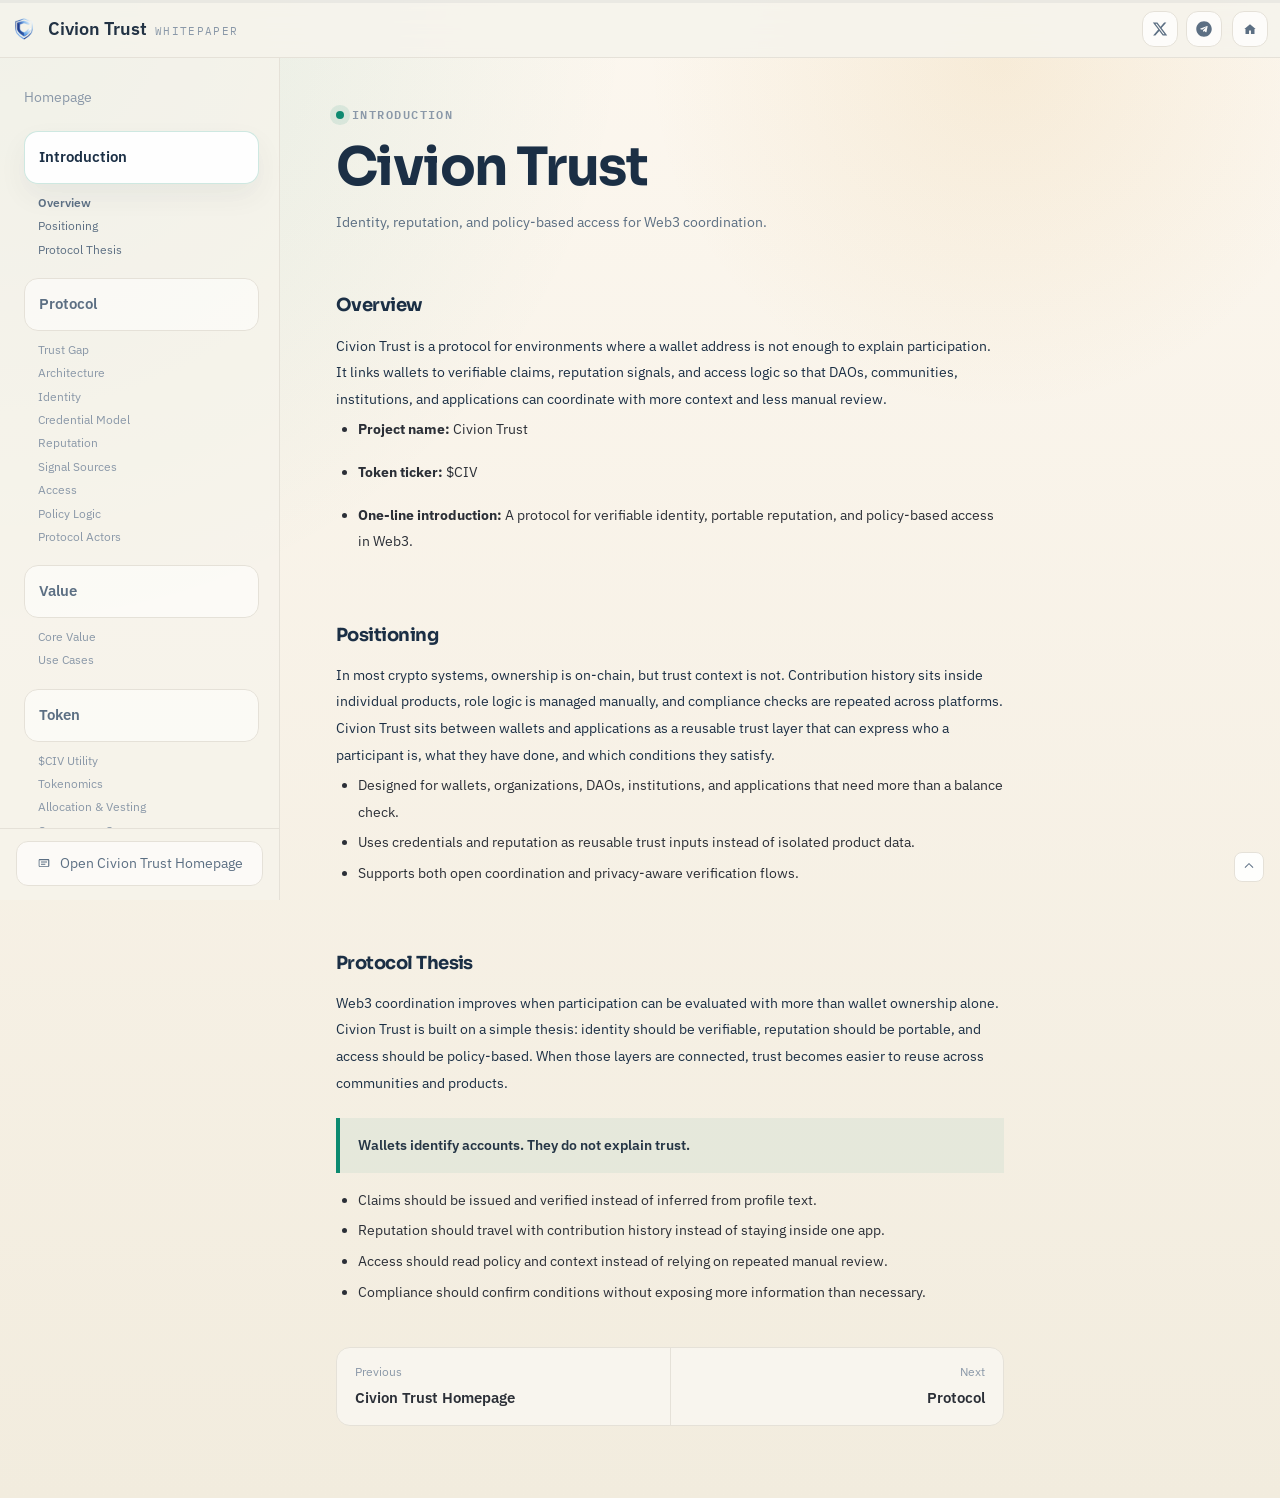
<file: docs/whitepaper.html>
<!doctype html>
<html lang="en">
<head>
  <meta charset="utf-8">
  <meta name="viewport" content="width=device-width, initial-scale=1">
  <title>Civion Trust</title>
  <meta
    name="description"
    content="The Civion Trust whitepaper explains the protocol thesis, trust architecture, access model, and CIV token role behind its Web3 coordination layer."
  >
  <link rel="preconnect" href="https://fonts.googleapis.com">
  <link rel="preconnect" href="https://fonts.gstatic.com" crossorigin>
  <link
    href="https://fonts.googleapis.com/css2?family=IBM+Plex+Mono:wght@500;600&family=IBM+Plex+Sans:wght@400;500;600;700&family=Sora:wght@600;700&display=swap"
    rel="stylesheet"
  >
  <script>
    document.documentElement.classList.add("js");
  </script>
  <link rel="icon" type="image/png" href="assets/logo-source.png">
  <link rel="shortcut icon" href="assets/logo-source.png">
  <link rel="stylesheet" href="styles.css">
  <link rel="stylesheet" href="whitepaper-docs.css">
</head>
<body class="page-paper page-paper-docs">
  <div class="progress-bar" aria-hidden="true">
    <span class="progress-value"></span>
  </div>

  <div class="paper-docs-app">
    <header class="paper-docs-topbar">
      <div class="paper-docs-topbar-shell">
        <a class="paper-docs-brand" href="#top" aria-label="Civion Trust whitepaper">
          <span class="paper-docs-brand-mark" aria-hidden="true"></span>
          <span class="paper-docs-brand-copy">
            <strong>Civion Trust</strong>
            <span>Whitepaper</span>
          </span>
        </a>

        <div class="paper-docs-topbar-actions">
          <div class="paper-docs-socials" aria-label="Social links">
            <a
              class="paper-docs-social-link"
              href="https://x.com/your_handle"
              target="_blank"
              rel="noreferrer noopener"
              aria-label="Civion Trust on X"
            >
              <svg viewBox="0 0 512 512" aria-hidden="true">
                <path d="M389.2 48h70.6L305.6 224.2 487 464H345L233.7 318.6 106.5 464H35.8L200.7 275.2 26.8 48H172L272.9 180.9 389.2 48zm-24.8 373.8h39.1L150.4 88h-42L364.4 421.8z"></path>
              </svg>
              <span class="sr-only">X</span>
            </a>
            <a
              class="paper-docs-social-link"
              href="https://t.me/your_channel"
              target="_blank"
              rel="noreferrer noopener"
              aria-label="Civion Trust on Telegram"
            >
              <svg viewBox="0 0 496 512" aria-hidden="true">
                <path d="M248 8C111 8 0 119 0 256s111 248 248 248 248-111 248-248S385 8 248 8zm115 171.8-35.8 168.8c-2.7 12.1-9.7 15.1-19.7 9.4L253 318l-26.3 25.3c-2.9 2.9-5.3 5.3-10.9 5.3l3.9-55.8 101.6-91.8c4.4-3.9-1-6.1-6.8-2.2l-125.6 79.1-54.1-16.9c-11.8-3.7-12-11.8 2.4-17.4l211.1-81.4c9.5-3.7 17.9 2.2 14.8 17.6z"></path>
              </svg>
              <span class="sr-only">Telegram</span>
            </a>
          </div>
          <a class="paper-docs-icon-link" href="index.html" aria-label="Back to homepage">
            <svg viewBox="0 0 24 24" aria-hidden="true">
              <path d="M12 5.5 4.5 12H6v6.5h4.75V14h2.5v4.5H18V12h1.5L12 5.5Z"></path>
            </svg>
          </a>
        </div>
      </div>
    </header>

    <div class="paper-docs-shell" id="top">
      <aside class="paper-docs-sidebar">
        <nav class="paper-docs-sidebar-scroll" aria-label="Whitepaper navigation">
            <a class="paper-docs-sidebar-home" href="index.html">Homepage</a>

          <section class="paper-docs-nav-section is-active" data-doc-nav-section="introduction">
            <button
              class="paper-docs-section-trigger is-active"
              type="button"
              data-doc-page-trigger="introduction"
              aria-controls="doc-page-introduction"
              aria-selected="true"
            >
              Introduction
            </button>
            <div class="paper-docs-topic-list">
              <button class="paper-docs-topic-link is-active" type="button" data-doc-page-target="introduction" data-doc-section-target="intro-overview">Overview</button>
              <button class="paper-docs-topic-link" type="button" data-doc-page-target="introduction" data-doc-section-target="intro-positioning">Positioning</button>
              <button class="paper-docs-topic-link" type="button" data-doc-page-target="introduction" data-doc-section-target="intro-thesis">Protocol Thesis</button>
            </div>
          </section>

          <section class="paper-docs-nav-section" data-doc-nav-section="protocol">
            <button
              class="paper-docs-section-trigger"
              type="button"
              data-doc-page-trigger="protocol"
              aria-controls="doc-page-protocol"
              aria-selected="false"
            >
              Protocol
            </button>
            <div class="paper-docs-topic-list">
              <button class="paper-docs-topic-link" type="button" data-doc-page-target="protocol" data-doc-section-target="protocol-gap">Trust Gap</button>
              <button class="paper-docs-topic-link" type="button" data-doc-page-target="protocol" data-doc-section-target="protocol-architecture">Architecture</button>
              <button class="paper-docs-topic-link" type="button" data-doc-page-target="protocol" data-doc-section-target="protocol-identity">Identity</button>
              <button class="paper-docs-topic-link" type="button" data-doc-page-target="protocol" data-doc-section-target="protocol-credential-model">Credential Model</button>
              <button class="paper-docs-topic-link" type="button" data-doc-page-target="protocol" data-doc-section-target="protocol-reputation">Reputation</button>
              <button class="paper-docs-topic-link" type="button" data-doc-page-target="protocol" data-doc-section-target="protocol-signal-sources">Signal Sources</button>
              <button class="paper-docs-topic-link" type="button" data-doc-page-target="protocol" data-doc-section-target="protocol-access">Access</button>
              <button class="paper-docs-topic-link" type="button" data-doc-page-target="protocol" data-doc-section-target="protocol-policy-logic">Policy Logic</button>
              <button class="paper-docs-topic-link" type="button" data-doc-page-target="protocol" data-doc-section-target="protocol-actors">Protocol Actors</button>
            </div>
          </section>

          <section class="paper-docs-nav-section" data-doc-nav-section="value">
            <button
              class="paper-docs-section-trigger"
              type="button"
              data-doc-page-trigger="value"
              aria-controls="doc-page-value"
              aria-selected="false"
            >
              Value
            </button>
            <div class="paper-docs-topic-list">
              <button class="paper-docs-topic-link" type="button" data-doc-page-target="value" data-doc-section-target="value-core">Core Value</button>
              <button class="paper-docs-topic-link" type="button" data-doc-page-target="value" data-doc-section-target="value-usecases">Use Cases</button>
            </div>
          </section>

          <section class="paper-docs-nav-section" data-doc-nav-section="token">
            <button
              class="paper-docs-section-trigger"
              type="button"
              data-doc-page-trigger="token"
              aria-controls="doc-page-token"
              aria-selected="false"
            >
              Token
            </button>
            <div class="paper-docs-topic-list">
              <button class="paper-docs-topic-link" type="button" data-doc-page-target="token" data-doc-section-target="token-utility">$CIV Utility</button>
              <button class="paper-docs-topic-link" type="button" data-doc-page-target="token" data-doc-section-target="token-tokenomics">Tokenomics</button>
              <button class="paper-docs-topic-link" type="button" data-doc-page-target="token" data-doc-section-target="token-allocation">Allocation &amp; Vesting</button>
              <button class="paper-docs-topic-link" type="button" data-doc-page-target="token" data-doc-section-target="token-governance-scope">Governance Scope</button>
              <button class="paper-docs-topic-link" type="button" data-doc-page-target="token" data-doc-section-target="token-governance">Governance Process</button>
              <button class="paper-docs-topic-link" type="button" data-doc-page-target="token" data-doc-section-target="token-services">Network Services</button>
            </div>
          </section>

          <section class="paper-docs-nav-section" data-doc-nav-section="summary">
            <button
              class="paper-docs-section-trigger"
              type="button"
              data-doc-page-trigger="summary"
              aria-controls="doc-page-summary"
              aria-selected="false"
            >
              Summary
            </button>
            <div class="paper-docs-topic-list">
              <button class="paper-docs-topic-link" type="button" data-doc-page-target="summary" data-doc-section-target="summary-takeaways">Key Takeaways</button>
              <button class="paper-docs-topic-link" type="button" data-doc-page-target="summary" data-doc-section-target="summary-roadmap">Roadmap</button>
              <button class="paper-docs-topic-link" type="button" data-doc-page-target="summary" data-doc-section-target="summary-risks">Risks &amp; Limitations</button>
              <button class="paper-docs-topic-link" type="button" data-doc-page-target="summary" data-doc-section-target="summary-final">Final Note</button>
            </div>
          </section>
        </nav>

        <div class="paper-docs-sidebar-footer">
          <a class="paper-docs-support" href="index.html">
            <svg viewBox="0 0 24 24" aria-hidden="true">
              <path d="M4 7.75C4 6.78 4.78 6 5.75 6h12.5C19.22 6 20 6.78 20 7.75v8.5c0 .97-.78 1.75-1.75 1.75H5.75A1.75 1.75 0 0 1 4 16.25v-8.5Zm1.5 0a.25.25 0 0 0-.25.25v8.5c0 .14.11.25.25.25h12.5c.14 0 .25-.11.25-.25v-8.5a.25.25 0 0 0-.25-.25H5.5Zm2 2h9v1.5h-9v-1.5Zm0 3.25h6.5v1.5H7.5V13Z"></path>
            </svg>
            Open Civion Trust Homepage
          </a>
        </div>
      </aside>

      <main class="paper-docs-content">
        <article class="paper-docs-page">
          <section class="paper-docs-page-panel is-active" id="doc-page-introduction" data-doc-page-panel="introduction">
            <div class="paper-docs-article-space"></div>
            <header class="paper-docs-panel-header">
              <span class="paper-docs-kicker">Introduction</span>
              <h1>Civion Trust</h1>
              <p class="paper-docs-lead">Identity, reputation, and policy-based access for Web3 coordination.</p>
            </header>

            <section class="paper-docs-section" id="intro-overview">
              <h2>Overview</h2>
              <p>
                Civion Trust is a protocol for environments where a wallet address is not enough to explain
                participation. It links wallets to verifiable claims, reputation signals, and access logic so
                that DAOs, communities, institutions, and applications can coordinate with more context and
                less manual review.
              </p>
              <ul class="paper-docs-facts">
                <li><strong>Project name:</strong> Civion Trust</li>
                <li><strong>Token ticker:</strong> $CIV</li>
                <li><strong>One-line introduction:</strong> A protocol for verifiable identity, portable reputation, and policy-based access in Web3.</li>
              </ul>
            </section>

            <section class="paper-docs-section" id="intro-positioning">
              <h2>Positioning</h2>
              <p>
                In most crypto systems, ownership is on-chain, but trust context is not. Contribution history
                sits inside individual products, role logic is managed manually, and compliance checks are
                repeated across platforms. Civion Trust sits between wallets and applications as a reusable
                trust layer that can express who a participant is, what they have done, and which conditions
                they satisfy.
              </p>
              <ul>
                <li>Designed for wallets, organizations, DAOs, institutions, and applications that need more than a balance check.</li>
                <li>Uses credentials and reputation as reusable trust inputs instead of isolated product data.</li>
                <li>Supports both open coordination and privacy-aware verification flows.</li>
              </ul>
            </section>

            <section class="paper-docs-section" id="intro-thesis">
              <h2>Protocol Thesis</h2>
              <p>
                Web3 coordination improves when participation can be evaluated with more than wallet ownership
                alone. Civion Trust is built on a simple thesis: identity should be verifiable, reputation
                should be portable, and access should be policy-based. When those layers are connected, trust
                becomes easier to reuse across communities and products.
              </p>
              <blockquote>
                Wallets identify accounts. They do not explain trust.
              </blockquote>
              <ul>
                <li>Claims should be issued and verified instead of inferred from profile text.</li>
                <li>Reputation should travel with contribution history instead of staying inside one app.</li>
                <li>Access should read policy and context instead of relying on repeated manual review.</li>
                <li>Compliance should confirm conditions without exposing more information than necessary.</li>
              </ul>
            </section>

            <nav class="paper-docs-pager" aria-label="Introduction pager">
              <a class="paper-docs-pager-card paper-docs-pager-prev" href="index.html">
                <span class="paper-docs-pager-direction">Previous</span>
                <strong>Civion Trust Homepage</strong>
              </a>
              <a class="paper-docs-pager-card paper-docs-pager-next" href="#protocol" data-doc-page-target="protocol">
                <span class="paper-docs-pager-direction">Next</span>
                <strong>Protocol</strong>
              </a>
            </nav>
          </section>

          <section class="paper-docs-page-panel" id="doc-page-protocol" data-doc-page-panel="protocol" hidden>
            <div class="paper-docs-article-space"></div>
            <header class="paper-docs-panel-header">
              <span class="paper-docs-kicker">Protocol</span>
              <h1>How Civion Trust Works</h1>
              <p class="paper-docs-lead">A trust layer that turns verifiable context into reusable coordination rules.</p>
            </header>

            <section class="paper-docs-section" id="protocol-gap">
              <h2>The Trust Gap</h2>
              <p>
                Web3 systems can see accounts and transactions, but they usually cannot read trust context in a
                reusable way. A contributor may verify in one place, build in another, vote in a third, and
                still appear as an unknown wallet each time they enter a new environment. The result is a
                coordination gap: useful context exists, but it is fragmented across products and workflows.
              </p>
              <ul>
                <li><strong>Fragmented identity:</strong> wallets, memberships, affiliations, and verification status are usually stored in separate places.</li>
                <li><strong>Non-portable reputation:</strong> earned standing often stays inside the product where it was created.</li>
                <li><strong>Manual permissioning:</strong> teams still spend time assigning roles, approving access, and maintaining eligibility lists.</li>
                <li><strong>Compliance friction:</strong> verification is repeated across platforms and often asks for more disclosure than the decision requires.</li>
              </ul>
            </section>

            <section class="paper-docs-section" id="protocol-architecture">
              <h2>Architecture</h2>
              <p>
                Civion Trust is built as a sequence of trust objects instead of a single profile layer. The
                protocol starts from an account anchor, adds verifiable claims, interprets observable history,
                and then applies policy. Each step stays narrow in purpose, which makes the whole stack easier
                to reuse across different coordination environments.
              </p>
              <ol class="paper-docs-plain-list">
                <li><strong>Account anchor:</strong> a wallet represents the participant or operating entity entering the system.</li>
                <li><strong>Credential layer:</strong> verifiable credentials attest membership, affiliation, qualifications, or compliance-related conditions.</li>
                <li><strong>Reputation layer:</strong> models interpret governance activity, contribution history, and other observable records into trust signals.</li>
                <li><strong>Policy layer:</strong> access rules consume those claims and signals to determine roles, permissions, eligibility, and coordinated actions.</li>
              </ol>
              <p class="paper-docs-soft">Protocol flow: wallet anchor -> verifiable claim -> reputation signal -> policy evaluation -> coordinated action.</p>
            </section>

            <section class="paper-docs-section" id="protocol-identity">
              <h2>Verifiable Identity</h2>
              <p>
                In Civion Trust, identity is expressed through claims rather than assumptions. A claim may
                describe organization membership, contributor standing, an affiliation, or a compliance-related
                status. Once that claim is issued as a verifiable credential, it becomes a reusable input that
                other systems can read without having to recreate the same record from scratch.
              </p>
              <ul>
                <li>Maps wallets to reusable credentials instead of isolated profile fields.</li>
                <li>Supports both individual and organizational participation contexts.</li>
                <li>Allows downstream systems to read claims as inputs for roles, access, and governance logic.</li>
              </ul>
            </section>

            <section class="paper-docs-section" id="protocol-credential-model">
              <h2>Credential Model</h2>
              <p>
                The protocol should treat credentials as structured trust objects rather than loose profile
                labels. A reusable credential model makes it easier for different applications to interpret
                claims consistently and gives issuers a clearer standard for what they are attesting.
              </p>
              <ul>
                <li><strong>Subject reference:</strong> each credential should point to the wallet, organization, or operating entity it describes.</li>
                <li><strong>Issuer reference:</strong> credentials should identify the attester or issuing system responsible for the claim.</li>
                <li><strong>Claim type:</strong> the schema should distinguish between memberships, affiliations, qualifications, contributor roles, and compliance-related conditions.</li>
                <li><strong>Status fields:</strong> issuance time, expiry, revocation status, and versioning should be readable as part of the credential lifecycle.</li>
                <li><strong>Disclosure boundary:</strong> credentials should support minimum-necessary disclosure so systems can verify conditions without always reading raw underlying data.</li>
              </ul>
              <p class="paper-docs-soft">
                A strong credential layer does not need to expose everything on-chain. It needs to make claims verifiable, revocable, and reusable.
              </p>
            </section>

            <section class="paper-docs-section" id="protocol-reputation">
              <h2>On-Chain Reputation</h2>
              <p>
                Reputation in Civion Trust is derived from observable participation, not from a fixed social
                label. Governance activity, contribution history, usage records, and other verifiable events can
                be interpreted as trust inputs. The protocol is not built around one universal score. Different
                applications should be able to weigh signals differently depending on what credible
                participation means in their environment.
              </p>
              <ul>
                <li>Uses configurable models instead of forcing one global ranking.</li>
                <li>Makes reputation signals portable across products that choose to recognize them.</li>
                <li>Helps applications and communities identify credible participants with less manual curation.</li>
              </ul>
            </section>

            <section class="paper-docs-section" id="protocol-signal-sources">
              <h2>Signal Sources</h2>
              <p>
                Reputation quality depends on the quality of the signals that feed it. Civion Trust should rely
                on interpretable sources that can be inspected, challenged, and updated over time rather than on
                opaque scoring rules with unclear provenance.
              </p>
              <ul>
                <li><strong>Governance participation:</strong> proposal authorship, voting activity, delegated responsibilities, and sustained involvement in collective decisions.</li>
                <li><strong>Contribution records:</strong> delivery history, completed tasks, ecosystem work, and other verifiable signs of useful participation.</li>
                <li><strong>Credential-backed context:</strong> memberships, verified roles, affiliations, and issued standing that help explain where a participant has operated.</li>
                <li><strong>Service behavior:</strong> reliability, consistency, and protocol-relevant activity where applications or operators contribute to the trust layer.</li>
                <li><strong>Decay and adjustment:</strong> stale activity, revoked credentials, or superseded context should not carry the same weight forever.</li>
              </ul>
              <p class="paper-docs-soft">
                Signal selection is a governance question as much as a technical one. The goal is not maximum data volume, but useful and explainable trust inputs.
              </p>
            </section>

            <section class="paper-docs-section" id="protocol-access">
              <h2>Access and Compliant Entry</h2>
              <p>
                Access is where credentials and reputation become operational. Once trust inputs exist, they can
                be evaluated through policy to determine who may join, vote, claim a role, or enter a gated
                workflow. For institution-facing environments, the same structure can support compliant entry by
                confirming required conditions without disclosing unnecessary raw data.
              </p>
              <blockquote>Policy should decide access from trust inputs, not from repeated manual review.</blockquote>
              <ul>
                <li>DAO permissions can reflect verified standing and participation quality.</li>
                <li>Community roles can depend on earned signals instead of manual assignment alone.</li>
                <li>Applications can gate actions through consistent policy checks.</li>
                <li>Institutions can confirm required conditions while limiting raw data exposure.</li>
              </ul>
            </section>

            <section class="paper-docs-section" id="protocol-policy-logic">
              <h2>Policy Logic</h2>
              <p>
                The policy layer is where trust inputs turn into explicit decisions. In practice, a policy
                engine should evaluate credentials, reputation signals, and contextual rules in a deterministic
                and explainable way. The output may be a role assignment, permission decision, governance
                eligibility result, or a compliance-ready access outcome.
              </p>
              <ul>
                <li><strong>Credential-based rule:</strong> grant a verified membership role only when an accepted issuer has attested the required affiliation.</li>
                <li><strong>Reputation-based rule:</strong> allow governance participation only after a minimum level of sustained contribution or prior standing has been reached.</li>
                <li><strong>Combined rule:</strong> permit a sensitive action only when both a valid credential and a threshold level of reputation are present.</li>
                <li><strong>Privacy-aware rule:</strong> confirm that a compliance condition is satisfied without exposing the full underlying record to every consuming application.</li>
                <li><strong>Revocation-aware rule:</strong> remove or downgrade access when an input credential expires, is revoked, or falls outside the accepted policy window.</li>
              </ul>
              <p class="paper-docs-soft">
                Good policy logic should be readable enough to audit and narrow enough to explain why an access decision was made.
              </p>
            </section>

            <section class="paper-docs-section" id="protocol-actors">
              <h2>Protocol Actors</h2>
              <p>
                Civion Trust depends on a small set of actors with different responsibilities. The protocol is
                most useful when those roles remain distinct: some actors issue trust context, some accumulate
                it through participation, and others consume it through policy and coordination logic.
              </p>
              <ul>
                <li><strong>Participants:</strong> wallets, contributors, organizations, and entities that receive credentials, build reputation, and interact with gated systems.</li>
                <li><strong>Issuers and attesters:</strong> actors that verify conditions and issue credentials such as memberships, affiliations, or compliance-related claims.</li>
                <li><strong>Communities and applications:</strong> systems that read credentials, reputation signals, and policy outcomes to manage roles, governance, and access.</li>
                <li><strong>Governance participants:</strong> stakeholders that use $CIV to influence protocol standards, parameter changes, and model evolution.</li>
                <li><strong>Validators or service operators:</strong> actors that support reliability where verification, coordination, or protocol services require ongoing operation.</li>
              </ul>
            </section>

            <nav class="paper-docs-pager" aria-label="Protocol pager">
              <a class="paper-docs-pager-card paper-docs-pager-prev" href="#introduction" data-doc-page-target="introduction">
                <span class="paper-docs-pager-direction">Previous</span>
                <strong>Introduction</strong>
              </a>
              <a class="paper-docs-pager-card paper-docs-pager-next" href="#value" data-doc-page-target="value">
                <span class="paper-docs-pager-direction">Next</span>
                <strong>Value</strong>
              </a>
            </nav>
          </section>

          <section class="paper-docs-page-panel" id="doc-page-value" data-doc-page-panel="value" hidden>
            <div class="paper-docs-article-space"></div>
            <header class="paper-docs-panel-header">
              <span class="paper-docs-kicker">Value</span>
              <h1>What the Protocol Makes Possible</h1>
              <p class="paper-docs-lead">Why reusable trust context matters for governance, membership, and verification.</p>
            </header>

            <section class="paper-docs-section" id="value-core">
              <h2>Core Value</h2>
              <p>
                Civion Trust creates value by reducing the amount of trust work that every product, DAO, or
                institution has to rebuild for itself. Instead of managing identity checks, reputation signals,
                and access rules as separate systems, they can be connected through one reusable layer. That
                makes participant evaluation more consistent and coordination less dependent on manual review.
              </p>
              <ul>
                <li><strong>Less duplicated trust work:</strong> identity records, participation history, and access logic do not need to be recreated in every environment.</li>
                <li><strong>Better participant recognition:</strong> communities can make clearer decisions about who should vote, contribute, or access certain roles.</li>
                <li><strong>Portable trust memory:</strong> contribution history can remain useful after a participant moves across products or ecosystems.</li>
                <li><strong>More practical verification:</strong> required checks can be completed with narrower disclosure and cleaner policy logic.</li>
              </ul>
            </section>

            <section class="paper-docs-section" id="value-usecases">
              <h2>Use Cases</h2>
              <p>
                Civion Trust is not a single end-user product. It is infrastructure for environments where
                participation needs to be evaluated with more context than a wallet balance can provide. The
                same trust layer can support different coordination patterns depending on who is using it.
              </p>
              <ul>
                <li><strong>DAOs:</strong> use contributor history and verified standing to structure voting eligibility, role tiers, and internal coordination.</li>
                <li><strong>Communities:</strong> make membership, progression, and gated access feel earned instead of manually assigned.</li>
                <li><strong>Institutions:</strong> support verification-ready onboarding and restricted participation flows with stronger privacy boundaries.</li>
                <li><strong>Applications:</strong> read credentials, reputation signals, and policy outcomes without building a separate trust layer from scratch.</li>
              </ul>
            </section>

            <nav class="paper-docs-pager" aria-label="Value pager">
              <a class="paper-docs-pager-card paper-docs-pager-prev" href="#protocol" data-doc-page-target="protocol">
                <span class="paper-docs-pager-direction">Previous</span>
                <strong>Protocol</strong>
              </a>
              <a class="paper-docs-pager-card paper-docs-pager-next" href="#token" data-doc-page-target="token">
                <span class="paper-docs-pager-direction">Next</span>
                <strong>Token</strong>
              </a>
            </nav>
          </section>

          <section class="paper-docs-page-panel" id="doc-page-token" data-doc-page-panel="token" hidden>
            <div class="paper-docs-article-space"></div>
            <header class="paper-docs-panel-header">
              <span class="paper-docs-kicker">Token</span>
              <h1>$CIV Utility</h1>
              <p class="paper-docs-lead">Why the protocol uses a coordination asset and what that asset is meant to support.</p>
            </header>

            <section class="paper-docs-section" id="token-utility">
              <h2>$CIV Utility</h2>
              <p>
                $CIV is intended to coordinate the economic and governance activity around Civion Trust. The
                protocol connects credential issuance, reputation interpretation, access logic, and service
                delivery. A shared network asset gives those activities a common way to align incentives, pay
                for usage, and participate in governance. In that sense, $CIV is meant to support the operation
                of the trust layer rather than exist as a mere branding token.
              </p>
              <div class="paper-docs-onchain-card" aria-label="On-chain reference">
                <span class="paper-docs-kicker">On-chain reference</span>
                <ul class="paper-docs-onchain-list">
                  <li><strong>Network:</strong> BNB Smart Chain</li>
                  <li>
                    <strong>Contract:</strong>
                    <code class="paper-docs-inline-code">0x411941B0D2D7C096673f853393B7Ad9739B2e7bf</code>
                  </li>
                  <li>
                    <strong>Explorer:</strong>
                    <a
                      href="https://bscscan.com/address/0x411941B0D2D7C096673f853393B7Ad9739B2e7bf#code"
                      target="_blank"
                      rel="noreferrer noopener"
                    >View on BscScan</a>
                  </li>
                </ul>
              </div>
            </section>

            <section class="paper-docs-section" id="token-tokenomics">
              <h2>Tokenomics</h2>
              <p>
                $CIV should be structured to keep the protocol operating over time, not to optimize for a short
                launch window. In practice that means funding ecosystem work, rewarding useful participation,
                and keeping contributors aligned with a longer build cycle. Exact issuance and allocation
                parameters may still change, but the token only makes sense if it stays tied to actual network use.
              </p>
              <ul class="paper-docs-facts">
                <li><strong>Working max supply:</strong> 1,000,000,000 $CIV</li>
                <li><strong>Working supply model:</strong> fixed-cap supply with governance-controlled treasury deployment</li>
                <li><strong>Working initial circulating target:</strong> 10% to 14% of total supply</li>
              </ul>
              <ul>
                <li><strong>Protocol and ecosystem treasury:</strong> support grants, integrations, operations, and long-horizon ecosystem development.</li>
                <li><strong>Network incentives:</strong> reward verification, coordination, reputation contribution, and other behaviors that strengthen the trust layer.</li>
                <li><strong>Core contributors and builders:</strong> align long-term development with vesting and release schedules that favor sustained execution.</li>
                <li><strong>Liquidity and market access:</strong> ensure the token can be used practically across the network instead of remaining purely symbolic.</li>
              </ul>
              <p class="paper-docs-soft">
                Draft planning values only: these figures should be replaced once the final token design is approved.
              </p>
            </section>

            <section class="paper-docs-section" id="token-allocation">
              <h2>Allocation &amp; Vesting</h2>
              <p>
                Final percentages and unlock schedules are still draft values in this version. Even so, the
                allocation logic should follow protocol needs rather than short-term market signaling. The
                distribution should leave room for ecosystem growth, keep builders aligned over time, and avoid
                a release curve that pushes too much supply out too early.
              </p>
              <ul>
                <li><strong>Treasury and ecosystem allocation:</strong> 30% of total supply, released through governance-controlled deployment over 48 months.</li>
                <li><strong>Community and network incentives:</strong> 25% of total supply, emitted gradually over 60 months based on participation and ecosystem growth.</li>
                <li><strong>Core contributors and builders:</strong> 20% of total supply, subject to a 12-month cliff followed by 36-month linear vesting.</li>
                <li><strong>Strategic backers and ecosystem partners:</strong> 15% of total supply, subject to a 6-month cliff followed by 24-month linear vesting.</li>
                <li><strong>Liquidity and market access allocation:</strong> 10% of total supply, with 40% available at TGE and the remaining 60% unlocked over 12 months.</li>
              </ul>
              <p class="paper-docs-soft">
                Draft planning values only: these allocation percentages and vesting schedules are temporary placeholders until final numbers are approved.
              </p>
            </section>

            <section class="paper-docs-section" id="token-governance-scope">
              <h2>Governance Scope</h2>
              <p>
                Governance should focus on the parts of the protocol that need collective coordination, not on
                day-to-day discretionary decisions that belong to issuers, applications, or private compliance
                workflows. A narrower governance scope makes the system easier to reason about and less likely to
                drift into noisy token-holder micromanagement.
              </p>
              <ul>
                <li><strong>Appropriate governance scope:</strong> standards, accepted credential types, model parameters, incentive frameworks, treasury use, and protocol upgrade direction.</li>
                <li><strong>Limited governance scope:</strong> individual user disputes, raw private data handling, and issuer-side verification details that should remain outside broad token voting.</li>
                <li><strong>Model governance:</strong> communities may influence how trust signals are weighted without rewriting the entire protocol each time a parameter changes.</li>
                <li><strong>Treasury governance:</strong> ecosystem funding, integration support, and long-range protocol priorities should be visible and reviewable.</li>
              </ul>
            </section>

            <section class="paper-docs-section" id="token-governance">
              <h2>Governance Process</h2>
              <p>
                Civion Trust will not stay fixed. Credential standards, model parameters, and incentive rules
                will need to change over time. $CIV is intended to give the network a way to make those changes
                without leaving every major decision to a central operator.
              </p>
              <ol class="paper-docs-plain-list">
                <li><strong>Drafting:</strong> a proposal is introduced with rationale, scope, expected outcomes, and any dependencies on credential, reputation, access, or token systems.</li>
                <li><strong>Review:</strong> stakeholders evaluate implementation risk, ecosystem impact, and whether the change fits the protocol thesis.</li>
                <li><strong>Revision:</strong> proposal authors respond to feedback, clarify assumptions, and narrow or expand the proposal where required.</li>
                <li><strong>Decision:</strong> governance participants use $CIV to express support, opposition, or the need for further revision.</li>
                <li><strong>Execution and monitoring:</strong> approved changes move into implementation, followed by observation and later adjustment if the result does not match the intended outcome.</li>
              </ol>
              <ul class="paper-docs-facts">
                <li><strong>Working proposal threshold:</strong> 1.0% of circulating or delegated $CIV</li>
                <li><strong>Working discussion period:</strong> 7 days</li>
                <li><strong>Working voting period:</strong> 5 days</li>
                <li><strong>Working quorum:</strong> 8% of circulating supply</li>
                <li><strong>Working approval threshold:</strong> 60% of votes cast</li>
                <li><strong>Working execution delay:</strong> 48 hours</li>
              </ul>
              <p class="paper-docs-soft">
                Draft planning values only: governance thresholds and timing are provisional and should be updated once the final governance model is confirmed.
              </p>
            </section>

            <section class="paper-docs-section" id="token-services">
              <h2>Network Services and Validators</h2>
              <p>
                Where Civion Trust relies on coordination services, verification flows, or network-level
                reliability, $CIV can also function as the operating asset for payments and incentives. That
                includes service usage within the ecosystem and rewards for actors that help keep trust
                infrastructure available and dependable.
              </p>
              <ul>
                <li><strong>Ecosystem service payments:</strong> pay for integrations, trust checks, and protocol-level functionality.</li>
                <li><strong>Validator incentives:</strong> reward reliability where validation, coordination, or service roles exist.</li>
              </ul>
              <blockquote>$CIV should make the trust layer more operable, not more speculative.</blockquote>
            </section>

            <nav class="paper-docs-pager" aria-label="Token pager">
              <a class="paper-docs-pager-card paper-docs-pager-prev" href="#value" data-doc-page-target="value">
                <span class="paper-docs-pager-direction">Previous</span>
                <strong>Value</strong>
              </a>
              <a class="paper-docs-pager-card paper-docs-pager-next" href="#summary" data-doc-page-target="summary">
                <span class="paper-docs-pager-direction">Next</span>
                <strong>Summary</strong>
              </a>
            </nav>
          </section>

          <section class="paper-docs-page-panel" id="doc-page-summary" data-doc-page-panel="summary" hidden>
            <div class="paper-docs-article-space"></div>
            <header class="paper-docs-panel-header">
              <span class="paper-docs-kicker">Summary</span>
              <h1>Closing Takeaways</h1>
              <p class="paper-docs-lead">A concise summary of what Civion Trust is building and why it matters.</p>
            </header>

            <section class="paper-docs-section paper-docs-references" id="summary-takeaways">
              <h2>Key Takeaways</h2>
              <ul>
                <li>Civion Trust is built for coordination environments where wallet ownership alone is too thin to guide meaningful decisions.</li>
                <li>The protocol connects verifiable claims, reputation signals, and policy-based access into one reusable trust layer.</li>
                <li>Its purpose is to make governance, membership, verification, and application-level gating more consistent and less manual.</li>
                <li>$CIV exists to help govern and operate the network around that trust layer.</li>
              </ul>
            </section>

            <section class="paper-docs-section" id="summary-roadmap">
              <h2>Roadmap</h2>
              <p>
                Civion Trust is best understood as a layered buildout rather than a single launch event. The
                protocol becomes more useful as identity, reputation, access logic, and token coordination are
                introduced in an ordered sequence.
              </p>
              <ol class="paper-docs-plain-list">
                <li><strong>Phase I:</strong> define the protocol thesis, document the trust model, and establish the wallet-to-credential foundation.</li>
                <li><strong>Phase II:</strong> develop reusable reputation signals and policy-based access logic for DAO, community, and application flows.</li>
                <li><strong>Phase III:</strong> expand ecosystem integrations, governance participation, and service infrastructure around the trust layer.</li>
                <li><strong>Phase IV:</strong> mature token coordination, network incentives, and validator or service roles where deeper protocol operation is required.</li>
              </ol>
              <p class="paper-docs-soft">
                The roadmap should remain iterative. Each phase becomes more credible only when the previous layer is already usable.
              </p>
            </section>

            <section class="paper-docs-section" id="summary-risks">
              <h2>Risks and Limitations</h2>
              <p>
                Civion Trust can make trust context more reusable, but it does not remove the tradeoffs involved
                in identity, reputation, or governance. The system remains sensitive to credential quality,
                model design, adoption, and the way privacy requirements are implemented in practice.
              </p>
              <ul>
                <li><strong>Issuer quality risk:</strong> credentials are only as useful as the issuers and attesters behind them.</li>
                <li><strong>Reputation model risk:</strong> poorly designed weighting or weak inputs can misrepresent meaningful contribution.</li>
                <li><strong>Adoption risk:</strong> portable trust only matters when applications and communities choose to recognize it.</li>
                <li><strong>Privacy and compliance risk:</strong> selective disclosure and verification flows still need careful implementation across jurisdictions and use cases.</li>
                <li><strong>Governance risk:</strong> low participation or misaligned incentives can weaken protocol decision-making over time.</li>
              </ul>
            </section>

            <section class="paper-docs-section" id="summary-final">
              <h2>Final Note</h2>
              <p>
                Civion Trust is not trying to replace wallets, erase pseudonymity, or force every ecosystem
                into one reputation model. Its role is narrower and more practical: to add reusable trust
                context on top of existing Web3 participation so that claims, history, and policy can work
                together in a more reliable way.
              </p>
              <p class="paper-docs-soft">
                Continue with:
              <a href="index.html">Homepage</a>
                or
                <a href="#introduction" data-doc-page-target="introduction">return to the introduction</a>.
              </p>
            </section>

            <nav class="paper-docs-pager" aria-label="Summary pager">
              <a class="paper-docs-pager-card paper-docs-pager-prev" href="#token" data-doc-page-target="token">
                <span class="paper-docs-pager-direction">Previous</span>
                <strong>Token</strong>
              </a>
              <a class="paper-docs-pager-card paper-docs-pager-next" href="#introduction" data-doc-page-target="introduction">
                <span class="paper-docs-pager-direction">Next</span>
                <strong>Return to Introduction</strong>
              </a>
            </nav>
          </section>
        </article>
      </main>

      <aside class="paper-docs-right-rail" aria-hidden="true"></aside>
    </div>

    <a class="paper-docs-to-top" href="#top" aria-label="Back to top">
      <svg viewBox="0 0 24 24" aria-hidden="true">
        <path d="M12 7.94 6.47 13.47 5.41 12.41 12 5.82l6.59 6.59-1.06 1.06L12 7.94Z"></path>
      </svg>
    </a>
  </div>

  <script src="site.js"></script>
</body>
</html>
</file>
<file: docs/styles.css>
:root {
  --bg: #f4eedf;
  --bg-strong: #fbf7ee;
  --panel: rgba(255, 252, 246, 0.78);
  --panel-strong: rgba(255, 255, 255, 0.9);
  --ink: #10243a;
  --ink-soft: #31465c;
  --muted: #617283;
  --line: rgba(16, 36, 58, 0.12);
  --accent: #0d8a70;
  --accent-2: #d59a35;
  --accent-deep: #0a5e4c;
  --shadow: 0 24px 70px rgba(16, 36, 58, 0.12);
  --shadow-soft: 0 16px 40px rgba(16, 36, 58, 0.08);
  --radius-xl: 34px;
  --radius-lg: 26px;
  --radius-md: 20px;
  --radius-sm: 14px;
  --max-width: 1200px;
  --font-display: "Sora", "Trebuchet MS", Verdana, sans-serif;
  --font-body: "IBM Plex Sans", "Aptos", "Segoe UI", sans-serif;
  --font-mono: "IBM Plex Mono", Consolas, "Courier New", monospace;
}

* {
  box-sizing: border-box;
}

html {
  scroll-behavior: smooth;
}

body {
  margin: 0;
  color: var(--ink);
  font-family: var(--font-body);
  background:
    radial-gradient(circle at top left, rgba(13, 138, 112, 0.14), transparent 34%),
    radial-gradient(circle at 85% 8%, rgba(213, 154, 53, 0.18), transparent 24%),
    linear-gradient(180deg, #faf4e7 0%, var(--bg) 100%);
  line-height: 1.65;
  overflow-x: hidden;
}

body::before {
  content: "";
  position: fixed;
  inset: 0;
  z-index: -1;
  pointer-events: none;
  background-image:
    linear-gradient(rgba(16, 36, 58, 0.032) 1px, transparent 1px),
    linear-gradient(90deg, rgba(16, 36, 58, 0.032) 1px, transparent 1px);
  background-size: 64px 64px;
  mask-image: radial-gradient(circle at top, black 38%, transparent 82%);
}

body.page-paper {
  background:
    radial-gradient(circle at top left, rgba(13, 138, 112, 0.11), transparent 32%),
    radial-gradient(circle at 78% 4%, rgba(213, 154, 53, 0.12), transparent 20%),
    linear-gradient(180deg, #fcf7ef 0%, #f2ecde 100%);
}

a {
  color: inherit;
  text-decoration: none;
}

button,
input,
textarea,
select {
  font: inherit;
}

p,
ul {
  margin: 0;
}

h1,
h2,
h3,
h4 {
  margin: 0;
  font-family: var(--font-display);
  letter-spacing: -0.03em;
  line-height: 1.04;
}

.progress-bar {
  position: fixed;
  inset: 0 0 auto;
  height: 3px;
  z-index: 80;
  pointer-events: none;
  background: rgba(16, 36, 58, 0.04);
}

.progress-value {
  display: block;
  height: 100%;
  width: 100%;
  transform: scaleX(0);
  transform-origin: left center;
  background: linear-gradient(90deg, var(--accent), var(--accent-2));
}

.site-header {
  position: sticky;
  top: 0;
  z-index: 60;
  backdrop-filter: blur(18px);
  background: rgba(250, 244, 231, 0.82);
  border-bottom: 1px solid rgba(16, 36, 58, 0.08);
}

.nav-shell,
.footer-shell {
  max-width: var(--max-width);
  margin: 0 auto;
  padding: 18px 24px;
  display: flex;
  align-items: center;
  justify-content: space-between;
  gap: 20px;
}

.brand {
  display: flex;
  align-items: center;
  gap: 14px;
  min-width: 0;
}

.brand-mark {
  width: 48px;
  height: 48px;
  border-radius: 16px;
  display: grid;
  place-items: center;
  font-weight: 700;
  color: #fff;
  background: linear-gradient(145deg, var(--accent) 0%, #58c7aa 100%);
  box-shadow: inset 0 1px 0 rgba(255, 255, 255, 0.35), 0 14px 28px rgba(13, 138, 112, 0.22);
}

.brand-mark-logo {
  overflow: hidden;
  color: transparent;
  font-size: 0;
  text-indent: -9999px;
  background-color: transparent;
  background-image: url("assets/civion-logo-exact.svg");
  background-repeat: no-repeat;
  background-position: center;
  background-size: contain;
  border-radius: 0;
  box-shadow: none;
}

.brand-copy {
  display: flex;
  flex-direction: column;
  gap: 2px;
}

.brand-copy strong {
  font-size: 1rem;
  letter-spacing: 0.01em;
}

.brand-copy span {
  color: var(--muted);
  font-size: 0.78rem;
  letter-spacing: 0.12em;
  text-transform: uppercase;
}

.nav-links,
.nav-actions,
.hero-actions,
.hero-notes,
.footer-links,
.quick-facts,
.paper-actions {
  display: flex;
  align-items: center;
  gap: 16px;
  flex-wrap: wrap;
}

.social-links {
  display: inline-flex;
  align-items: center;
  gap: 10px;
  flex-wrap: wrap;
}

.social-link {
  width: 44px;
  min-width: 44px;
  height: 44px;
  min-height: 44px;
  padding: 0;
  display: inline-flex;
  align-items: center;
  justify-content: center;
  border-radius: 999px;
  border: 1px solid rgba(16, 36, 58, 0.11);
  background: rgba(255, 255, 255, 0.62);
  color: var(--accent-deep);
  font-size: 0.82rem;
  font-weight: 700;
  letter-spacing: 0.08em;
  text-transform: uppercase;
  transition: transform 160ms ease, border-color 160ms ease, color 160ms ease, background 160ms ease;
}

.social-link:hover,
.social-link:focus-visible {
  transform: translateY(-1px);
  color: var(--ink);
  border-color: rgba(16, 36, 58, 0.2);
}

.social-icon {
  width: 18px;
  height: 18px;
  display: block;
  fill: currentColor;
}

.sr-only {
  position: absolute;
  width: 1px;
  height: 1px;
  padding: 0;
  margin: -1px;
  overflow: hidden;
  clip: rect(0, 0, 0, 0);
  white-space: nowrap;
  border: 0;
}

.footer-social {
  justify-content: flex-end;
}

.nav-links a,
.footer-links a {
  color: var(--muted);
  transition: color 160ms ease;
}

.nav-links a:hover,
.nav-links a:focus-visible,
.footer-links a:hover,
.footer-links a:focus-visible {
  color: var(--ink);
}

.button,
.button-secondary {
  display: inline-flex;
  align-items: center;
  justify-content: center;
  gap: 10px;
  min-height: 48px;
  padding: 0 20px;
  border-radius: 999px;
  border: 0;
  cursor: pointer;
  font-weight: 700;
  letter-spacing: 0.01em;
  transition: transform 180ms ease, box-shadow 180ms ease, background 180ms ease, border-color 180ms ease;
}

.button {
  color: #fff;
  background: linear-gradient(135deg, var(--ink) 0%, #2b4462 100%);
  box-shadow: 0 16px 32px rgba(16, 36, 58, 0.2);
}

.button-secondary {
  color: var(--ink);
  border: 1px solid rgba(16, 36, 58, 0.14);
  background: rgba(255, 255, 255, 0.58);
}

.button:hover,
.button-secondary:hover,
.button:focus-visible,
.button-secondary:focus-visible {
  transform: translateY(-2px);
}

.section {
  max-width: var(--max-width);
  margin: 0 auto;
  padding: 88px 24px;
}

.eyebrow,
.section-intro span,
.paper-meta span,
.mini-label {
  display: inline-flex;
  align-items: center;
  gap: 10px;
  width: fit-content;
  padding: 9px 15px;
  border-radius: 999px;
  border: 1px solid rgba(16, 36, 58, 0.11);
  background: rgba(255, 255, 255, 0.62);
  color: var(--accent-deep);
  font-size: 0.84rem;
  text-transform: uppercase;
  letter-spacing: 0.11em;
  font-weight: 700;
}

.eyebrow::before,
.section-intro span::before,
.paper-meta span::before,
.mini-label::before {
  content: "";
  width: 8px;
  height: 8px;
  border-radius: 999px;
  background: var(--accent);
  box-shadow: 0 0 0 6px rgba(13, 138, 112, 0.12);
}

.section-intro {
  display: grid;
  gap: 16px;
  max-width: 760px;
  margin-bottom: 36px;
}

.section-intro h2,
.paper-hero h1,
.hero-copy h1,
.cta-panel h2 {
  font-size: clamp(2.4rem, 5vw, 5.4rem);
}

.section-intro p,
.hero-copy .lead,
.hero-core p,
.card p,
.stack-copy p,
.audience-panel p,
.utility-item p,
.footer p,
.footer a,
.paper-intro p,
.paper-panel p,
.paper-panel li,
.paper-stat p,
.paper-note,
.scope-note {
  color: var(--muted);
}

.panel,
.card,
.paper-panel,
.paper-nav,
.paper-summary,
.token-card,
.cta-panel,
.audience-stage,
.hero-visual,
.stack-panel,
.framework-visual {
  border: 1px solid var(--line);
  background: var(--panel);
  box-shadow: var(--shadow-soft);
  backdrop-filter: blur(16px);
}

.icon-sprite {
  position: absolute;
  width: 0;
  height: 0;
  overflow: hidden;
  pointer-events: none;
}

.ct-icon {
  display: block;
  width: 18px;
  height: 18px;
  color: currentColor;
  fill: none;
  stroke: currentColor;
  stroke-width: 1.9;
  stroke-linecap: round;
  stroke-linejoin: round;
  vector-effect: non-scaling-stroke;
}

.icon-chip {
  width: 34px;
  height: 34px;
  display: inline-grid;
  place-items: center;
  flex: 0 0 auto;
  border-radius: 12px;
  font-style: normal;
}

.icon-chip .ct-icon {
  width: 16px;
  height: 16px;
}

.paper-card-head,
.detail-card-head,
.paper-tab-top,
.audience-tab-top,
.stage-node-top,
.signal-head,
.utility-mini-top {
  display: flex;
  align-items: center;
  gap: 12px;
}

.paper-card-head,
.detail-card-head,
.paper-tab-top,
.audience-tab-top,
.stage-node-top,
.utility-mini-top {
  margin-bottom: 10px;
}

.signal-head {
  justify-content: space-between;
  margin-bottom: 12px;
}

.paper-card-head strong,
.detail-card-head h3,
.paper-tab-top strong,
.audience-tab-top strong {
  margin: 0;
}

.hero-grid,
.framework-grid,
.utility-grid,
.paper-hero,
.whitepaper-layout {
  display: grid;
  gap: 24px;
}

.hero-grid {
  grid-template-columns: minmax(0, 1.02fr) minmax(360px, 0.98fr);
  align-items: center;
  padding-top: 56px;
}

.hero-copy {
  display: grid;
  gap: 24px;
}

.hero-copy h1 {
  max-width: 11ch;
}

.hero-notes .note-chip,
.paper-chip,
.fact-chip {
  padding: 10px 14px;
  border-radius: 999px;
  background: rgba(255, 255, 255, 0.6);
  border: 1px solid rgba(16, 36, 58, 0.08);
  color: var(--ink-soft);
  font-size: 0.94rem;
}

.paper-chip {
  display: inline-flex;
  align-items: center;
  gap: 10px;
}

.hero-visual {
  position: relative;
  min-height: 560px;
  padding: 30px;
  border-radius: var(--radius-xl);
  overflow: hidden;
  background:
    radial-gradient(circle at top right, rgba(13, 138, 112, 0.22), transparent 34%),
    radial-gradient(circle at bottom left, rgba(213, 154, 53, 0.18), transparent 28%),
    linear-gradient(180deg, rgba(255, 255, 255, 0.88), rgba(255, 250, 242, 0.96));
  transform-style: preserve-3d;
  will-change: transform;
}

.hero-gridlines,
.framework-gridlines {
  position: absolute;
  inset: 0;
  background-image:
    linear-gradient(rgba(16, 36, 58, 0.05) 1px, transparent 1px),
    linear-gradient(90deg, rgba(16, 36, 58, 0.05) 1px, transparent 1px);
  background-size: 34px 34px;
  mask-image: radial-gradient(circle at center, black 36%, transparent 90%);
}

.hero-orbit,
.hero-ring {
  position: absolute;
  border-radius: 999px;
  border: 1px dashed rgba(16, 36, 58, 0.14);
}

.hero-orbit.orbit-large {
  width: 430px;
  height: 430px;
  left: 50%;
  top: 50%;
  transform: translate(-50%, -50%);
}

.hero-orbit.orbit-medium {
  width: 300px;
  height: 300px;
  left: 50%;
  top: 50%;
  transform: translate(-50%, -50%);
}

.hero-orbit.orbit-small {
  width: 190px;
  height: 190px;
  left: 50%;
  top: 50%;
  transform: translate(-50%, -50%);
}

.hero-core {
  position: absolute;
  left: 50%;
  top: 50%;
  transform: translate(-50%, -50%);
  width: min(82%, 310px);
  padding: 28px;
  border-radius: 26px;
  text-align: center;
  background: rgba(16, 36, 58, 0.92);
  color: #fff;
  box-shadow: 0 24px 48px rgba(16, 36, 58, 0.26);
}

.hero-core strong {
  display: block;
  margin: 10px 0 12px;
  font-size: 1.75rem;
  font-family: var(--font-display);
}

.hero-core p {
  color: rgba(255, 255, 255, 0.74);
  font-size: 0.95rem;
}

.core-label {
  display: inline-flex;
  padding: 8px 12px;
  border-radius: 999px;
  background: rgba(255, 255, 255, 0.12);
  font-size: 0.78rem;
  letter-spacing: 0.08em;
  text-transform: uppercase;
}

.hero-pod {
  position: absolute;
  width: 172px;
  padding: 16px 18px;
  border-radius: 18px;
  background: rgba(255, 255, 255, 0.78);
  border: 1px solid rgba(16, 36, 58, 0.1);
  box-shadow: 0 16px 34px rgba(16, 36, 58, 0.08);
}

.hero-pod span,
.stack-step .step-count,
.utility-item strong,
.paper-stat strong {
  display: block;
  color: var(--accent-deep);
  font-size: 0.8rem;
  font-weight: 700;
  letter-spacing: 0.08em;
  text-transform: uppercase;
}

.paper-card-head strong {
  margin-bottom: 0;
}

.hero-pod b {
  display: block;
  margin-top: 6px;
  font-size: 1.02rem;
  color: var(--ink);
}

.pod-1 {
  top: 48px;
  left: 34px;
  animation: floatShift 6s ease-in-out infinite;
}

.pod-2 {
  top: 112px;
  right: 36px;
  animation: floatShift 7s ease-in-out infinite reverse;
}

.pod-3 {
  bottom: 92px;
  left: 46px;
  animation: floatShift 7.4s ease-in-out infinite;
}

.pod-4 {
  right: 48px;
  bottom: 52px;
  animation: floatShift 6.6s ease-in-out infinite reverse;
}

.hero-signal {
  position: absolute;
  width: 16px;
  height: 16px;
  border-radius: 999px;
  background: radial-gradient(circle, var(--accent-2), rgba(213, 154, 53, 0));
  box-shadow: 0 0 0 14px rgba(213, 154, 53, 0.12);
  animation: pulseSignal 3.6s ease-in-out infinite;
}

.signal-1 {
  left: 19%;
  top: 32%;
}

.signal-2 {
  right: 21%;
  top: 26%;
  animation-delay: 1.2s;
}

.signal-3 {
  left: 28%;
  bottom: 20%;
  animation-delay: 2s;
}

.metric-strip,
.problem-grid,
.feature-grid,
.utility-list,
.paper-stat-grid,
.detail-grid {
  display: grid;
  gap: 18px;
}

.metric-strip,
.problem-grid,
.feature-grid,
.paper-stat-grid {
  grid-template-columns: repeat(4, minmax(0, 1fr));
}

.card {
  padding: 24px;
  border-radius: var(--radius-md);
}

.card h3,
.stack-step h3,
.audience-panel h3,
.utility-item h4,
.paper-panel h2 {
  font-size: 1.45rem;
  margin-bottom: 10px;
}

.metric-card {
  min-height: 180px;
  background: linear-gradient(180deg, rgba(255, 255, 255, 0.78), rgba(255, 248, 236, 0.94));
}

.metric-card strong {
  display: block;
  margin-bottom: 14px;
  font-size: 2.4rem;
  font-family: var(--font-display);
}

.metric-card span,
.problem-card .mini-label {
  margin-bottom: 16px;
}

.problem-card,
.feature-card {
  min-height: 240px;
}

.framework-grid {
  grid-template-columns: minmax(0, 0.96fr) minmax(0, 1.04fr);
  align-items: stretch;
}

.stack-panel,
.framework-visual,
.token-card,
.cta-panel,
.audience-stage,
.paper-nav,
.paper-summary,
.paper-panel {
  border-radius: var(--radius-lg);
}

.stack-panel,
.token-card,
.paper-nav,
.paper-summary,
.paper-panel {
  padding: 28px;
}

.stack-panel {
  background: var(--panel-strong);
}

.stack-copy {
  display: grid;
  gap: 14px;
  margin-bottom: 24px;
}

.stack-steps {
  display: grid;
  gap: 14px;
}

.stack-step {
  display: grid;
  grid-template-columns: 56px 1fr;
  gap: 16px;
  padding: 18px;
  border-radius: 18px;
  background: rgba(255, 255, 255, 0.7);
  border: 1px solid rgba(16, 36, 58, 0.08);
}

.stack-step .step-count {
  width: 56px;
  height: 56px;
  display: grid;
  place-items: center;
  border-radius: 16px;
  background: linear-gradient(180deg, rgba(13, 138, 112, 0.14), rgba(13, 138, 112, 0.06));
}

.framework-visual {
  position: relative;
  padding: 32px;
  overflow: hidden;
  background:
    radial-gradient(circle at top right, rgba(13, 138, 112, 0.18), transparent 32%),
    linear-gradient(180deg, rgba(255, 255, 255, 0.84), rgba(255, 250, 242, 0.94));
  transform-style: preserve-3d;
  will-change: transform;
}

.framework-layers {
  position: relative;
  display: grid;
  gap: 14px;
}

.layer-card {
  position: relative;
  padding: 20px 22px;
  border-radius: 18px;
  background: rgba(255, 255, 255, 0.78);
  border: 1px solid rgba(16, 36, 58, 0.1);
  box-shadow: 0 16px 32px rgba(16, 36, 58, 0.08);
}

.layer-card strong {
  display: block;
  margin-bottom: 4px;
}

.layer-card::after {
  content: "";
  position: absolute;
  left: 28px;
  bottom: -16px;
  width: 1px;
  height: 16px;
  background: rgba(16, 36, 58, 0.16);
}

.layer-card:last-child::after {
  display: none;
}

.audience-shell {
  display: grid;
  grid-template-columns: minmax(240px, 0.34fr) minmax(0, 0.66fr);
  gap: 22px;
}

.audience-nav {
  display: grid;
  gap: 12px;
}

.audience-tab {
  padding: 18px 20px;
  text-align: left;
  border-radius: 18px;
  border: 1px solid rgba(16, 36, 58, 0.1);
  background: rgba(255, 255, 255, 0.6);
  color: var(--ink-soft);
  cursor: pointer;
  transition: transform 180ms ease, background 180ms ease, color 180ms ease, border-color 180ms ease;
}

.audience-tab strong {
  display: block;
  margin-bottom: 4px;
  color: var(--ink);
  font-size: 1rem;
}

.audience-tab-top {
  margin-bottom: 8px;
}

.audience-tab-top strong {
  margin-bottom: 0;
}

.audience-tab.is-active {
  transform: translateX(6px);
  background: rgba(16, 36, 58, 0.94);
  color: rgba(255, 255, 255, 0.72);
  border-color: rgba(16, 36, 58, 0.94);
}

.audience-tab.is-active strong {
  color: #fff;
}

.audience-stage {
  position: relative;
  min-height: 380px;
  padding: 28px;
  background:
    radial-gradient(circle at top right, rgba(13, 138, 112, 0.18), transparent 30%),
    linear-gradient(180deg, rgba(255, 255, 255, 0.9), rgba(255, 248, 238, 0.96));
}

.audience-panel {
  display: none;
  gap: 18px;
}

.audience-panel.is-active {
  display: grid;
}

.audience-grid {
  display: grid;
  grid-template-columns: repeat(3, minmax(0, 1fr));
  gap: 14px;
}

.fact-chip {
  min-height: 102px;
  border-radius: 18px;
  display: flex;
  flex-direction: column;
  justify-content: center;
  align-items: flex-start;
  gap: 6px;
}

.fact-chip strong {
  font-size: 1rem;
  color: var(--ink);
}

.bullet-list,
.paper-list {
  padding-left: 18px;
  display: grid;
  gap: 10px;
}

.bullet-list li,
.paper-list li {
  color: var(--muted);
}

.utility-grid {
  grid-template-columns: minmax(280px, 0.76fr) minmax(0, 1.24fr);
  align-items: start;
}

.token-card {
  position: sticky;
  top: 92px;
  color: #fff;
  background:
    radial-gradient(circle at top right, rgba(88, 199, 170, 0.28), transparent 28%),
    linear-gradient(160deg, rgba(16, 36, 58, 0.98) 0%, rgba(28, 58, 87, 0.98) 100%);
  box-shadow: 0 28px 60px rgba(16, 36, 58, 0.24);
}

.token-card h3 {
  margin: 18px 0 10px;
  font-size: 3rem;
}

.token-card p,
.token-card li {
  color: rgba(255, 255, 255, 0.76);
}

.token-reference-block {
  margin-top: 22px;
  padding: 18px 18px 16px;
  display: grid;
  gap: 10px;
  border-radius: 18px;
  border: 1px solid rgba(121, 217, 255, 0.14);
  background: linear-gradient(180deg, rgba(255, 255, 255, 0.04), rgba(121, 217, 255, 0.02));
}

.token-reference-kicker {
  color: #9bf2de;
  font-family: var(--font-mono);
  font-size: 0.72rem;
  font-weight: 600;
  letter-spacing: 0.12em;
  text-transform: uppercase;
}

.token-reference-chain {
  margin: 0;
  color: #f3fbff;
  font-weight: 600;
}

.token-reference-address {
  padding: 10px 12px;
  border-radius: 14px;
  border: 1px solid rgba(121, 217, 255, 0.12);
  background: rgba(2, 12, 26, 0.42);
  color: rgba(243, 251, 255, 0.82);
  font-family: var(--font-mono);
  font-size: 0.78rem;
  line-height: 1.7;
  word-break: break-all;
}

.token-reference-link {
  display: inline-flex;
  align-items: center;
  justify-content: center;
  width: fit-content;
  min-height: 40px;
  padding: 0 16px;
  border-radius: 999px;
  border: 1px solid rgba(121, 217, 255, 0.16);
  background: rgba(9, 30, 56, 0.64);
  color: #9bf2de;
  font-family: var(--font-body);
  font-size: 0.84rem;
  font-weight: 600;
  text-decoration: none;
  transition: transform 160ms ease, border-color 160ms ease, color 160ms ease, background 160ms ease;
}

.token-reference-link:hover,
.token-reference-link:focus-visible {
  transform: translateY(-1px);
  border-color: rgba(121, 217, 255, 0.28);
  background: rgba(14, 40, 71, 0.82);
  color: #f3fbff;
}

.utility-list {
  grid-template-columns: 1fr;
}

.utility-item {
  display: grid;
  grid-template-columns: 74px 1fr;
  gap: 18px;
  padding: 22px;
  border-radius: var(--radius-md);
  border: 1px solid rgba(16, 36, 58, 0.09);
  background: rgba(255, 255, 255, 0.72);
  box-shadow: 0 16px 32px rgba(16, 36, 58, 0.06);
}

.utility-item strong {
  width: 74px;
  height: 74px;
  display: grid;
  place-items: center;
  border-radius: 22px;
  background: linear-gradient(180deg, rgba(13, 138, 112, 0.14), rgba(13, 138, 112, 0.04));
}

.cta-panel {
  padding: 36px;
  background:
    radial-gradient(circle at top right, rgba(13, 138, 112, 0.22), transparent 32%),
    radial-gradient(circle at bottom left, rgba(213, 154, 53, 0.18), transparent 24%),
    linear-gradient(180deg, rgba(255, 255, 255, 0.92), rgba(255, 249, 241, 0.96));
}

.partners-showcase {
  padding: 34px;
  border: 1px solid var(--line);
  border-radius: var(--radius-xl);
  background:
    radial-gradient(circle at top right, rgba(45, 224, 181, 0.16), transparent 28%),
    radial-gradient(circle at bottom left, rgba(121, 217, 255, 0.12), transparent 24%),
    linear-gradient(180deg, rgba(8, 23, 44, 0.96), rgba(5, 17, 33, 0.98));
  box-shadow: 0 26px 54px rgba(0, 0, 0, 0.28);
  overflow: hidden;
}

.partners-intro {
  display: grid;
  gap: 16px;
  margin-bottom: 28px;
}

.partners-intro .section-intro {
  max-width: 860px;
}

.partners-note {
  width: fit-content;
  padding: 10px 14px;
  border-radius: 999px;
  border: 1px solid rgba(114, 155, 226, 0.16);
  background: rgba(8, 24, 45, 0.62);
  color: var(--muted);
  font-size: 0.88rem;
}

.cta-panel-home {
  position: relative;
  border: 1px solid var(--line);
  border-radius: var(--radius-xl);
  overflow: hidden;
}

.cta-intro {
  margin-bottom: 0;
}

.final-cta-grid {
  display: grid;
  grid-template-columns: minmax(0, 1.1fr) minmax(320px, 0.9fr);
  gap: 20px;
  align-items: stretch;
}

.final-cta-feature,
.cta-link-card {
  border-radius: 24px;
  border: 1px solid rgba(114, 155, 226, 0.16);
  background:
    radial-gradient(circle at top right, rgba(45, 224, 181, 0.08), transparent 30%),
    linear-gradient(180deg, rgba(9, 24, 46, 0.94), rgba(7, 19, 36, 0.98));
  box-shadow: 0 20px 42px rgba(0, 0, 0, 0.22);
}

.final-cta-feature {
  padding: 30px;
  display: grid;
  gap: 22px;
  align-content: start;
}

.final-cta-feature .section-intro {
  max-width: 34rem;
}

.final-cta-feature .section-intro p {
  max-width: 31rem;
}

.final-cta-actions {
  display: flex;
  flex-wrap: wrap;
  gap: 12px;
}

.final-cta-stack {
  display: grid;
  gap: 14px;
}

.cta-link-card {
  padding: 20px 22px;
  display: grid;
  gap: 10px;
  align-content: start;
  color: inherit;
  text-decoration: none;
  transition: transform 180ms ease, border-color 180ms ease, box-shadow 180ms ease;
}

.cta-link-card:hover,
.cta-link-card:focus-visible {
  transform: translateY(-2px);
  border-color: rgba(121, 217, 255, 0.24);
  box-shadow: 0 24px 48px rgba(0, 0, 0, 0.28);
}

.cta-link-card strong {
  display: block;
  color: #fff;
  font-size: 1.16rem;
  line-height: 1.35;
}

.cta-link-card p {
  margin: 0;
  color: rgba(214, 229, 245, 0.76);
  line-height: 1.62;
}

.conversion-chip {
  display: inline-flex;
  align-items: center;
  width: fit-content;
  min-height: 38px;
  padding: 0 14px;
  border-radius: 999px;
  border: 1px solid rgba(121, 217, 255, 0.14);
  background: rgba(6, 19, 36, 0.76);
  color: #c4eaff;
  font-family: var(--font-mono);
  font-size: 0.78rem;
  line-height: 1;
}

.cta-link-inline {
  display: inline-flex;
  align-items: center;
  width: fit-content;
  min-height: 32px;
  padding: 0 12px;
  border-radius: 999px;
  border: 1px solid rgba(121, 217, 255, 0.12);
  background: rgba(6, 19, 36, 0.62);
  color: #9bf2de;
  font-family: var(--font-mono);
  font-size: 0.75rem;
  font-weight: 600;
  letter-spacing: 0.08em;
  text-transform: uppercase;
}

.partners-marquee {
  position: relative;
  overflow: hidden;
  mask-image: linear-gradient(90deg, transparent, black 8%, black 92%, transparent);
}

.partners-wall {
  display: grid;
  gap: 16px;
}

.partners-track {
  display: flex;
  align-items: stretch;
  width: max-content;
  will-change: transform;
  animation: partnerFlowRight 32s linear infinite;
}

.marquee-secondary .partners-track {
  animation-duration: 38s;
  animation-delay: -8s;
  opacity: 0.92;
}

.partners-group {
  display: flex;
  flex: 0 0 auto;
  gap: 18px;
  padding-right: 18px;
}

.partner-logo-tile {
  width: 220px;
  min-height: 106px;
  padding: 18px 20px;
  display: flex;
  align-items: center;
  border: 1px solid rgba(114, 155, 226, 0.16);
  border-radius: 22px;
  background:
    radial-gradient(circle at top right, rgba(45, 224, 181, 0.07), transparent 26%),
    linear-gradient(180deg, rgba(9, 24, 46, 0.94), rgba(7, 19, 36, 0.98));
  box-shadow: 0 20px 42px rgba(0, 0, 0, 0.22);
}

.partner-lockup {
  display: flex;
  align-items: center;
  gap: 14px;
  min-width: 0;
}

.partner-glyph {
  width: 44px;
  height: 44px;
  flex: 0 0 44px;
  display: grid;
  place-items: center;
  border-radius: 14px;
  border: 1px solid rgba(109, 160, 238, 0.2);
  background: rgba(10, 28, 51, 0.76);
  color: #9af2de;
  font-size: 0.92rem;
  font-weight: 700;
  letter-spacing: 0.14em;
  text-transform: uppercase;
  box-shadow: inset 0 0 0 1px rgba(255, 255, 255, 0.02);
}

.glyph-ring {
  border-radius: 999px;
}

.glyph-cut {
  clip-path: polygon(0 0, 100% 0, 82% 100%, 0 100%);
}

.glyph-grid {
  background:
    linear-gradient(rgba(121, 217, 255, 0.08) 1px, transparent 1px),
    linear-gradient(90deg, rgba(121, 217, 255, 0.08) 1px, transparent 1px),
    rgba(10, 28, 51, 0.76);
  background-size: 10px 10px;
}

.glyph-arc {
  border-top-left-radius: 999px;
  border-top-right-radius: 999px;
  border-bottom-left-radius: 14px;
  border-bottom-right-radius: 14px;
}

.glyph-spark {
  transform: rotate(-8deg);
}

.glyph-frame {
  box-shadow:
    inset 0 0 0 1px rgba(121, 217, 255, 0.08),
    inset 0 0 0 6px rgba(255, 255, 255, 0.01);
}

.glyph-wave {
  border-radius: 999px;
  background:
    radial-gradient(circle at 30% 50%, rgba(121, 217, 255, 0.16), transparent 0 38%),
    rgba(10, 28, 51, 0.76);
}

.glyph-orbit {
  border-radius: 999px;
  box-shadow: inset 0 0 0 1px rgba(121, 217, 255, 0.08);
}

.glyph-stack {
  background:
    linear-gradient(180deg, rgba(45, 224, 181, 0.12), transparent 44%),
    rgba(10, 28, 51, 0.76);
}

.partner-wordmark {
  min-width: 0;
  color: #f1f8ff;
  font-size: 1.18rem;
  font-weight: 700;
  letter-spacing: -0.02em;
  white-space: nowrap;
}

.partner-logo-tile.is-serif .partner-wordmark {
  font-family: var(--font-display);
  font-size: 1.26rem;
}

.partner-logo-tile.is-mono .partner-wordmark {
  font-family: var(--font-mono);
  font-size: 1rem;
  letter-spacing: 0.12em;
}

.partner-logo-tile.is-wide .partner-wordmark {
  font-size: 0.98rem;
  letter-spacing: 0.18em;
}

.partner-logo-tile.is-lower .partner-wordmark {
  font-size: 1.16rem;
  text-transform: lowercase;
}

.partner-logo-tile.is-bold .partner-wordmark {
  font-weight: 800;
}

.partner-logo-tile:hover,
.partner-logo-tile:focus-within {
  border-color: rgba(121, 217, 255, 0.24);
  transform: translateY(-1px);
}

.partner-logo-tile.is-mono .partner-wordmark,
.partner-logo-tile.is-wide .partner-wordmark {
  color: #d8f2ff;
}

.partner-logo-tile.is-lower .partner-wordmark,
.partner-logo-tile.is-serif .partner-wordmark,
.partner-logo-tile.is-bold .partner-wordmark {
  color: #f1f8ff;
}

.page-home .section-energy-cta {
  overflow: hidden;
}

.page-home .section-energy-cta::before {
  inset: -18% -10% -42% 44%;
  border-radius: 50%;
  background: radial-gradient(circle, rgba(45, 224, 181, 0.16), rgba(121, 217, 255, 0.08) 38%, transparent 72%);
  filter: blur(10px);
  opacity: 0.66;
  animation: energyPulseField 8.8s ease-in-out infinite;
  z-index: 0;
}

.page-home .section-energy-cta::after {
  inset: -12%;
  background: conic-gradient(from 90deg at 74% 58%, transparent, rgba(121, 217, 255, 0.08), transparent, rgba(45, 224, 181, 0.06), transparent);
  filter: blur(18px);
  opacity: 0.48;
  mix-blend-mode: screen;
  transform-origin: 74% 58%;
  animation: energySpin 28s linear infinite;
  z-index: 1;
}

.cta-panel h2 {
  max-width: 11ch;
  margin-bottom: 16px;
}

.cta-panel p {
  max-width: 60ch;
  margin-bottom: 24px;
  color: var(--muted);
}

.footer {
  border-top: 1px solid rgba(16, 36, 58, 0.08);
  background: rgba(255, 250, 243, 0.72);
}

.paper-hero {
  grid-template-columns: minmax(0, 0.88fr) minmax(280px, 0.72fr);
  align-items: start;
  padding-top: 56px;
}

.paper-intro {
  display: grid;
  gap: 22px;
}

.paper-summary {
  display: grid;
  gap: 18px;
  background: linear-gradient(180deg, rgba(255, 255, 255, 0.84), rgba(255, 248, 238, 0.94));
}

.paper-meta,
.paper-chip-row {
  display: flex;
  flex-wrap: wrap;
  gap: 12px;
}

.paper-stat-grid,
.detail-grid {
  margin-top: 8px;
}

.paper-stat,
.detail-card {
  padding: 18px;
  border-radius: 18px;
  border: 1px solid rgba(16, 36, 58, 0.09);
  background: rgba(255, 255, 255, 0.68);
}

.paper-stat strong {
  margin-bottom: 8px;
}

.whitepaper-layout {
  grid-template-columns: minmax(220px, 0.28fr) minmax(0, 0.72fr);
  align-items: start;
}

.paper-nav {
  position: sticky;
  top: 92px;
  display: grid;
  gap: 10px;
  background: rgba(255, 255, 255, 0.72);
}

.paper-tab {
  padding: 14px 16px;
  text-align: left;
  border-radius: 16px;
  border: 1px solid transparent;
  background: transparent;
  color: var(--ink-soft);
  cursor: pointer;
  transition: transform 160ms ease, background 160ms ease, color 160ms ease, border-color 160ms ease;
}

.paper-tab-top {
  margin-bottom: 6px;
}

.paper-tab strong {
  display: block;
  color: var(--ink);
  font-size: 0.98rem;
}

.paper-tab span {
  display: block;
  margin-top: 4px;
  font-size: 0.86rem;
  color: var(--muted);
}

.paper-tab.is-active {
  transform: translateX(6px);
  background: rgba(16, 36, 58, 0.94);
  border-color: rgba(16, 36, 58, 0.94);
}

.paper-tab.is-active strong,
.paper-tab.is-active span {
  color: #fff;
}

.paper-content {
  display: grid;
}

.paper-panel {
  display: none;
  gap: 18px;
  background: rgba(255, 255, 255, 0.78);
}

.paper-panel.is-active {
  display: grid;
}

.paper-panel h2 {
  margin-bottom: 2px;
}

.paper-note,
.scope-note {
  padding: 16px 18px;
  border-radius: 16px;
  background: rgba(16, 36, 58, 0.04);
  border: 1px solid rgba(16, 36, 58, 0.08);
}

.detail-grid {
  grid-template-columns: repeat(2, minmax(0, 1fr));
}

.detail-card h3 {
  font-size: 1.08rem;
  margin-bottom: 8px;
}

.detail-card-head h3 {
  margin-bottom: 0;
}

.paper-quote {
  padding: 22px;
  border-radius: 20px;
  background: linear-gradient(180deg, rgba(16, 36, 58, 0.96), rgba(28, 58, 87, 0.96));
  color: #fff;
  font-family: var(--font-display);
  font-size: 1.22rem;
  line-height: 1.45;
}

.paper-quote small {
  display: block;
  margin-top: 12px;
  color: rgba(255, 255, 255, 0.72);
  font-family: var(--font-body);
  font-size: 0.88rem;
  letter-spacing: 0.06em;
  text-transform: uppercase;
}

.page-home {
  isolation: isolate;
  --ink: #edf7ff;
  --ink-soft: #c6d8ea;
  --muted: #89a4c1;
  --line: rgba(116, 156, 226, 0.18);
  --accent: #2de0b5;
  --accent-2: #79d9ff;
  --accent-deep: #a5f6e4;
  --panel: rgba(7, 19, 38, 0.72);
  --panel-strong: rgba(7, 22, 44, 0.9);
  --shadow-soft: 0 24px 50px rgba(0, 0, 0, 0.32);
  color: var(--ink);
  background:
    radial-gradient(circle at 16% 12%, rgba(45, 224, 181, 0.18), transparent 22%),
    radial-gradient(circle at 82% 10%, rgba(121, 217, 255, 0.16), transparent 18%),
    radial-gradient(circle at 50% 112%, rgba(106, 140, 255, 0.18), transparent 32%),
    linear-gradient(180deg, #03111f 0%, #06192d 38%, #091423 100%);
}

.page-home::before {
  background-image:
    linear-gradient(rgba(126, 171, 255, 0.07) 1px, transparent 1px),
    linear-gradient(90deg, rgba(126, 171, 255, 0.07) 1px, transparent 1px);
  background-size: 44px 44px;
  mask-image: radial-gradient(circle at center, black 64%, transparent 100%);
  animation: pageCryptoGridDrift 20s linear infinite;
}

.page-home::after {
  content: "";
  position: fixed;
  inset: -18% -12% -18%;
  z-index: -1;
  pointer-events: none;
  background:
    radial-gradient(circle at 24% 16%, rgba(45, 224, 181, 0.2), transparent 0 22%),
    radial-gradient(circle at 74% 18%, rgba(121, 217, 255, 0.18), transparent 0 22%),
    radial-gradient(circle at 52% 72%, rgba(106, 140, 255, 0.16), transparent 0 26%);
  filter: blur(30px);
  animation: pageCryptoAurora 18s ease-in-out infinite alternate;
}

.page-home .progress-bar,
.page-home .icon-sprite,
.page-home .site-header,
.page-home main,
.page-home .footer {
  position: relative;
  z-index: 1;
}

.page-home-motion {
  position: fixed;
  inset: 0;
  pointer-events: none;
}

.page-home-motion-orbits {
  z-index: -1;
}

.page-home-motion-orbits::before,
.page-home-motion-orbits::after {
  content: "";
  position: absolute;
  left: 50%;
  top: 50%;
  border-radius: 999px;
  transform: translate(-50%, -50%);
}

.page-home-motion-orbits::before {
  width: min(68vw, 760px);
  aspect-ratio: 1;
  border: 1px solid rgba(121, 217, 255, 0.12);
  box-shadow: 0 0 140px rgba(121, 217, 255, 0.06);
  animation: pageCryptoOrbit 28s linear infinite;
}

.page-home-motion-orbits::after {
  width: min(46vw, 520px);
  aspect-ratio: 1;
  border: 1px solid rgba(45, 224, 181, 0.12);
  box-shadow: 0 0 120px rgba(45, 224, 181, 0.05);
  animation: pageCryptoOrbit 20s linear infinite reverse;
}

.page-home-motion-sweep {
  z-index: 0;
  overflow: hidden;
}

.page-home-motion-sweep::before {
  content: "";
  position: absolute;
  inset: -18% -45%;
  background:
    linear-gradient(110deg, transparent 42%, rgba(121, 217, 255, 0.08) 50%, transparent 58%),
    linear-gradient(110deg, transparent 30%, rgba(45, 224, 181, 0.06) 36%, transparent 42%);
  transform: translateX(-22%);
  animation: pageCryptoSweep 12s ease-in-out infinite;
}

.page-home .progress-bar {
  background: rgba(121, 217, 255, 0.1);
}

.page-home .site-header {
  background: rgba(2, 12, 24, 0.72);
  border-bottom-color: rgba(113, 156, 231, 0.16);
  box-shadow: 0 10px 28px rgba(0, 0, 0, 0.18);
}

.page-home .brand-mark {
  background: linear-gradient(145deg, #1fd7aa 0%, #79d9ff 100%);
  box-shadow: inset 0 1px 0 rgba(255, 255, 255, 0.22), 0 18px 36px rgba(45, 224, 181, 0.18);
}

.page-home .brand-mark-logo {
  background-color: transparent;
  background-image: url("assets/civion-logo-exact.svg");
  background-repeat: no-repeat;
  background-position: center;
  background-size: contain;
  border-radius: 0;
  box-shadow: 0 18px 36px rgba(45, 224, 181, 0.12);
}

.page-home .nav-links a,
.page-home .footer-links a {
  color: rgba(214, 229, 245, 0.72);
}

.page-home .nav-links a:hover,
.page-home .nav-links a:focus-visible,
.page-home .footer-links a:hover,
.page-home .footer-links a:focus-visible {
  color: #fff;
}

.page-home .social-link {
  width: 44px;
  min-width: 44px;
  height: 44px;
  min-height: 44px;
  border-color: rgba(118, 159, 228, 0.2);
  background: rgba(8, 26, 48, 0.62);
  color: #9bf2de;
  box-shadow: inset 0 0 0 1px rgba(255, 255, 255, 0.02);
}

.page-home .social-icon {
  width: 18px;
  height: 18px;
}

.page-home .social-link:hover,
.page-home .social-link:focus-visible {
  color: #f3fbff;
  border-color: rgba(121, 217, 255, 0.28);
  background: linear-gradient(135deg, rgba(45, 224, 181, 0.14), rgba(121, 217, 255, 0.1));
}

.page-paper .social-link {
  background: rgba(255, 255, 255, 0.76);
  border-color: rgba(16, 36, 58, 0.08);
  color: #10243a;
}

.page-paper .social-link:hover,
.page-paper .social-link:focus-visible {
  border-color: rgba(16, 36, 58, 0.18);
}

.page-home .button {
  color: #071723;
  background: linear-gradient(135deg, #20ddb2 0%, #79d9ff 58%, #d5ff8b 100%);
  box-shadow: 0 18px 38px rgba(45, 224, 181, 0.22);
}

.page-home .button-secondary {
  color: #edf7ff;
  border-color: rgba(118, 159, 228, 0.24);
  background: rgba(8, 26, 48, 0.62);
  box-shadow: inset 0 0 0 1px rgba(255, 255, 255, 0.02);
}

.page-home .eyebrow,
.page-home .section-intro span,
.page-home .mini-label {
  border-color: rgba(120, 160, 228, 0.24);
  background: rgba(8, 25, 46, 0.62);
  color: #9bf2de;
}

.page-home .icon-chip {
  background: linear-gradient(180deg, rgba(10, 28, 51, 0.92), rgba(7, 21, 40, 0.98));
  border: 1px solid rgba(109, 160, 238, 0.18);
  color: #9bf2de;
  box-shadow: inset 0 0 0 1px rgba(255, 255, 255, 0.02);
}

.page-home .icon-chip-stage,
.page-home .icon-chip-audience,
.page-home .icon-chip-problem,
.page-home .icon-chip-orbit,
.page-home .icon-chip-utility {
  width: 32px;
  height: 32px;
}

.page-home .icon-chip-pill {
  width: 22px;
  height: 22px;
  border-radius: 9px;
}

.page-home .icon-chip-pill .ct-icon {
  width: 13px;
  height: 13px;
}

.page-home .eyebrow::before,
.page-home .section-intro span::before,
.page-home .mini-label::before {
  background: #2de0b5;
  box-shadow: 0 0 0 6px rgba(45, 224, 181, 0.12);
}

.page-home .hero-notes .note-chip,
.page-home .fact-chip {
  background: rgba(8, 24, 45, 0.72);
  border-color: rgba(114, 155, 226, 0.18);
  color: #dce9f7;
}

.page-home .hero-visual {
  background:
    radial-gradient(circle at top right, rgba(45, 224, 181, 0.2), transparent 28%),
    radial-gradient(circle at bottom left, rgba(121, 217, 255, 0.14), transparent 24%),
    linear-gradient(180deg, rgba(6, 20, 38, 0.95), rgba(4, 15, 31, 0.98));
  border-color: rgba(118, 157, 225, 0.16);
  box-shadow: 0 30px 60px rgba(0, 0, 0, 0.32);
}

.page-home .hero-gridlines,
.page-home .framework-gridlines {
  background-image:
    linear-gradient(rgba(122, 167, 247, 0.08) 1px, transparent 1px),
    linear-gradient(90deg, rgba(122, 167, 247, 0.08) 1px, transparent 1px);
}

.page-home .hero-orbit {
  border-color: rgba(120, 159, 228, 0.18);
}

.page-home .hero-core {
  background:
    radial-gradient(circle at top, rgba(45, 224, 181, 0.08), transparent 60%),
    linear-gradient(180deg, rgba(7, 22, 42, 0.98), rgba(8, 29, 55, 0.95));
  border: 1px solid rgba(113, 156, 231, 0.22);
  box-shadow: 0 24px 60px rgba(0, 0, 0, 0.34);
}

.page-home .core-label {
  background: rgba(45, 224, 181, 0.12);
  color: #a7f6e6;
}

.page-home .hero-pod {
  background: rgba(7, 22, 42, 0.84);
  border-color: rgba(113, 156, 231, 0.24);
  box-shadow: 0 18px 38px rgba(0, 0, 0, 0.2);
}

.page-home .hero-pod b {
  color: #f1f8ff;
}

.page-home .card,
.page-home .stack-step,
.page-home .layer-card,
.page-home .utility-item {
  background: linear-gradient(180deg, rgba(8, 23, 44, 0.88), rgba(7, 19, 36, 0.96));
  border-color: rgba(114, 155, 226, 0.16);
  box-shadow: 0 20px 42px rgba(0, 0, 0, 0.22);
}

.page-home .metric-card {
  background:
    radial-gradient(circle at top right, rgba(45, 224, 181, 0.1), transparent 30%),
    linear-gradient(180deg, rgba(9, 24, 46, 0.92), rgba(6, 18, 35, 0.98));
}

.page-home .metric-card strong {
  color: #f3fbff;
}

.page-home .stack-panel {
  background:
    radial-gradient(circle at top right, rgba(45, 224, 181, 0.09), transparent 26%),
    linear-gradient(180deg, rgba(9, 24, 46, 0.9), rgba(6, 18, 35, 0.96));
}

.page-home .stack-step .step-count,
.page-home .utility-item strong {
  color: #a7f6e6;
  background: linear-gradient(180deg, rgba(45, 224, 181, 0.16), rgba(121, 217, 255, 0.08));
}

.page-home .framework-visual {
  background:
    radial-gradient(circle at top right, rgba(45, 224, 181, 0.16), transparent 26%),
    radial-gradient(circle at bottom left, rgba(121, 217, 255, 0.12), transparent 22%),
    linear-gradient(180deg, rgba(8, 23, 44, 0.96), rgba(5, 17, 33, 0.98));
}

.page-home .audience-tab {
  background: rgba(8, 24, 45, 0.74);
  border-color: rgba(114, 155, 226, 0.16);
  color: #93acc6;
}

.page-home .audience-tab strong {
  color: #edf7ff;
}

.page-home .audience-tab.is-active {
  background: linear-gradient(135deg, rgba(45, 224, 181, 0.16), rgba(121, 217, 255, 0.14));
  border-color: rgba(121, 217, 255, 0.28);
  color: #f2f9ff;
  box-shadow: inset 0 0 0 1px rgba(255, 255, 255, 0.03);
}

.page-home .audience-stage {
  background:
    radial-gradient(circle at top right, rgba(45, 224, 181, 0.14), transparent 30%),
    radial-gradient(circle at bottom left, rgba(121, 217, 255, 0.1), transparent 24%),
    linear-gradient(180deg, rgba(8, 23, 44, 0.92), rgba(5, 17, 33, 0.98));
  border-color: rgba(114, 155, 226, 0.16);
}

.page-home .token-card {
  position: relative;
  top: 0;
  align-self: start;
  background:
    radial-gradient(circle at top right, rgba(45, 224, 181, 0.24), transparent 24%),
    radial-gradient(circle at bottom left, rgba(121, 217, 255, 0.14), transparent 22%),
    linear-gradient(160deg, rgba(6, 20, 40, 0.98) 0%, rgba(7, 28, 54, 0.98) 100%);
  border-color: rgba(114, 155, 226, 0.18);
}

.page-home .civ-grid {
  align-items: start;
}

.page-home .cta-panel {
  background:
    radial-gradient(circle at top right, rgba(45, 224, 181, 0.18), transparent 28%),
    radial-gradient(circle at bottom left, rgba(121, 217, 255, 0.12), transparent 24%),
    linear-gradient(180deg, rgba(8, 23, 44, 0.96), rgba(5, 17, 33, 0.98));
  border-color: rgba(114, 155, 226, 0.18);
  box-shadow: 0 26px 54px rgba(0, 0, 0, 0.28);
}

.page-home .footer {
  background: rgba(2, 10, 22, 0.88);
  border-top-color: rgba(113, 156, 231, 0.16);
}

.page-paper::before {
  background-image:
    linear-gradient(rgba(16, 36, 58, 0.025) 1px, transparent 1px),
    linear-gradient(90deg, rgba(16, 36, 58, 0.025) 1px, transparent 1px);
  background-size: 72px 72px;
  mask-image: radial-gradient(circle at top, black 44%, transparent 88%);
}

.page-paper .site-header {
  background: rgba(252, 247, 239, 0.88);
}

.page-paper .paper-summary,
.page-paper .paper-nav,
.page-paper .paper-panel {
  background: rgba(255, 255, 255, 0.86);
  box-shadow: 0 16px 34px rgba(16, 36, 58, 0.06);
  backdrop-filter: none;
}

.page-paper .paper-summary {
  background: linear-gradient(180deg, rgba(255, 255, 255, 0.92), rgba(252, 247, 240, 0.98));
}

.page-paper .paper-tab {
  border-color: rgba(16, 36, 58, 0.04);
}

.page-paper .icon-chip {
  background: rgba(16, 36, 58, 0.05);
  border: 1px solid rgba(16, 36, 58, 0.08);
  color: var(--accent-deep);
}

.page-paper .icon-chip-doc,
.page-paper .icon-chip-paper {
  width: 32px;
  height: 32px;
}

.page-paper .paper-tab.is-active {
  background: #10243a;
  border-color: #10243a;
  box-shadow: 0 12px 24px rgba(16, 36, 58, 0.12);
}

.page-paper .paper-tab.is-active .icon-chip {
  background: rgba(255, 255, 255, 0.12);
  border-color: rgba(255, 255, 255, 0.12);
  color: #fff;
}

.page-paper .paper-stat,
.page-paper .detail-card {
  background: rgba(250, 247, 241, 0.88);
}

.showcase-hero {
  display: grid;
  grid-template-columns: minmax(0, 0.92fr) minmax(420px, 1.08fr);
  gap: 32px;
  align-items: center;
  padding-top: 56px;
}

.page-home .section-energy {
  position: relative;
  isolation: isolate;
}

.page-home .section-energy > * {
  position: relative;
  z-index: 2;
}

.page-home .section-energy::before,
.page-home .section-energy::after {
  content: "";
  position: absolute;
  pointer-events: none;
}

.page-home .section-energy-hero::before {
  inset: 18px 6px 14px;
  border-radius: 38px;
  border: 1px solid rgba(114, 155, 226, 0.12);
  background: linear-gradient(180deg, rgba(7, 22, 42, 0.28), rgba(5, 17, 33, 0.08));
  box-shadow: inset 0 0 0 1px rgba(255, 255, 255, 0.015);
  z-index: 0;
}

.page-home .section-energy-hero::after {
  inset: -10% -8% -18% 10%;
  border-radius: 50%;
  background:
    radial-gradient(circle at 50% 48%, rgba(45, 224, 181, 0.12), transparent 0 22%),
    radial-gradient(circle at 62% 42%, rgba(121, 217, 255, 0.12), transparent 0 30%),
    conic-gradient(from 90deg at 58% 50%, transparent, rgba(121, 217, 255, 0.16), transparent, rgba(45, 224, 181, 0.14), transparent);
  filter: blur(16px);
  opacity: 0.72;
  mix-blend-mode: screen;
  transform-origin: 58% 50%;
  animation: energySpin 24s linear infinite, energyPulseField 9s ease-in-out infinite;
  z-index: 1;
}

.showcase-copy {
  display: grid;
  gap: 24px;
}

.showcase-copy h1 {
  font-size: clamp(3.4rem, 9vw, 6.8rem);
  max-width: 10.5ch;
  line-height: 0.96;
}

.showcase-copy h1 .hero-line {
  display: block;
}

.showcase-copy h1 .hero-line-secondary {
  margin-top: 0.08em;
  color: #c4eaff;
  font-size: 0.76em;
  letter-spacing: -0.025em;
}

.showcase-copy .lead {
  max-width: 42ch;
  font-size: 1.06rem;
  color: var(--muted);
}

.hero-status-strip {
  display: grid;
  grid-template-columns: repeat(3, minmax(0, 1fr));
  gap: 14px;
}

.status-pill {
  padding: 16px 18px;
  display: grid;
  gap: 6px;
  border-radius: 18px;
  border: 1px solid rgba(114, 155, 226, 0.16);
  background:
    radial-gradient(circle at top right, rgba(45, 224, 181, 0.08), transparent 28%),
    linear-gradient(180deg, rgba(8, 24, 45, 0.84), rgba(7, 19, 36, 0.94));
  box-shadow: 0 18px 38px rgba(0, 0, 0, 0.18);
}

.status-kicker,
.conversion-kicker {
  display: block;
  color: #9bf2de;
  font-family: var(--font-mono);
  font-size: 0.72rem;
  font-weight: 600;
  letter-spacing: 0.12em;
  text-transform: uppercase;
}

.status-pill strong {
  color: #f3fbff;
  font-size: 1rem;
  font-weight: 600;
}

.status-pill p {
  margin: 0;
  color: rgba(214, 229, 245, 0.72);
  font-size: 0.92rem;
  line-height: 1.55;
}

.signal-board,
.surface-grid,
.utility-mini-grid {
  display: grid;
  gap: 16px;
}

.signal-card,
.loop-board,
.glimpse-card,
.surface-card,
.orbit-panel,
.utility-mini-card {
  border: 1px solid var(--line);
  background: var(--panel);
  box-shadow: var(--shadow-soft);
}

.signal-card,
.glimpse-card,
.utility-mini-card {
  padding: 18px;
  border-radius: 18px;
}

.signal-card span,
.glimpse-card span,
.utility-mini-card span,
.stage-core span,
.stage-node span,
.orbit-core-token span {
  display: block;
  color: var(--accent-deep);
  font-size: 0.78rem;
  font-weight: 700;
  letter-spacing: 0.08em;
  text-transform: uppercase;
}

.signal-card strong,
.glimpse-card strong,
.utility-mini-card strong {
  display: block;
  margin: 8px 0 6px;
  font-size: 1.12rem;
  color: var(--ink);
}

.signal-card p,
.loop-step p,
.surface-card p,
.utility-mini-card p {
  color: var(--muted);
}

.showcase-stage {
  position: relative;
  min-height: 620px;
  padding: 32px;
  border-radius: 30px;
  overflow: hidden;
  transform-style: preserve-3d;
  will-change: transform;
}

.stage-grid,
.orbit-gridlines {
  position: absolute;
  inset: 0;
  background-image:
    linear-gradient(rgba(122, 167, 247, 0.08) 1px, transparent 1px),
    linear-gradient(90deg, rgba(122, 167, 247, 0.08) 1px, transparent 1px);
  background-size: 36px 36px;
  mask-image: radial-gradient(circle at center, black 40%, transparent 92%);
}

.trust-graph-svg {
  position: absolute;
  inset: 0;
  width: 100%;
  height: 100%;
}

.graph-halo {
  fill: none;
  stroke: rgba(121, 217, 255, 0.08);
  stroke-width: 80;
}

.graph-link {
  fill: none;
  stroke: url(#graphLine);
  stroke-width: 3;
  stroke-linecap: round;
  stroke-dasharray: 10 16;
  animation: driftDash 12s linear infinite;
  opacity: 0.78;
}

.graph-node {
  fill: #79d9ff;
  stroke: rgba(4, 15, 31, 0.9);
  stroke-width: 6;
  filter: drop-shadow(0 0 10px rgba(121, 217, 255, 0.34));
}

.graph-node.core {
  fill: #2de0b5;
}

.graph-pulse {
  fill: none;
  stroke: rgba(45, 224, 181, 0.42);
  stroke-width: 2;
  animation: nodePulse 3.6s ease-out infinite;
}

.pulse-b {
  animation-delay: 0.9s;
}

.pulse-c {
  animation-delay: 1.8s;
}

.pulse-d {
  animation-delay: 2.7s;
}

.stage-ring,
.orbit-ring {
  position: absolute;
  border-radius: 999px;
  border: 1px dashed rgba(122, 167, 247, 0.18);
}

.ring-a {
  width: 420px;
  height: 420px;
  left: 50%;
  top: 50%;
  transform: translate(-50%, -50%);
}

.ring-b {
  width: 270px;
  height: 270px;
  left: 50%;
  top: 50%;
  transform: translate(-50%, -50%);
}

.stage-core,
.orbit-core-token {
  position: absolute;
  left: 50%;
  top: 50%;
  transform: translate(-50%, -50%);
  text-align: center;
  border-radius: 24px;
  padding: 24px;
}

.stage-core {
  width: min(78%, 280px);
}

.stage-core strong,
.orbit-core-token strong {
  display: block;
  margin: 8px 0 6px;
  font-size: 2.1rem;
  color: #fff;
  font-family: var(--font-display);
}

.stage-core p {
  color: var(--muted);
}

.stage-node {
  position: absolute;
  width: 184px;
  min-height: 96px;
  padding: 16px 16px 18px;
  border-radius: 18px;
}

.stage-node-top {
  margin-bottom: 2px;
}

.stage-node b {
  display: block;
  margin-top: 4px;
  color: #fff;
  font-size: 0.96rem;
  line-height: 1.32;
}

.node-identity {
  top: 52px;
  left: 28px;
}

.node-reputation {
  top: 94px;
  right: 20px;
}

.node-identity .stage-node-top,
.node-reputation .stage-node-top {
  margin-top: 20px;
}

.node-access {
  left: 28px;
  bottom: 104px;
}

.node-compliance {
  right: 20px;
  bottom: 120px;
}

.stage-mini {
  position: absolute;
  padding: 10px 14px;
  border-radius: 999px;
  border: 1px solid var(--line);
  background: rgba(255, 255, 255, 0.04);
  color: var(--ink-soft);
  font-size: 0.86rem;
}

.mini-dao {
  top: 36px;
  right: 198px;
}

.mini-community {
  top: 198px;
  left: 18px;
}

.mini-institution {
  bottom: 230px;
  right: 10px;
}

.mini-app {
  bottom: 22px;
  left: 170px;
}

.signal-board {
  grid-template-columns: repeat(4, minmax(0, 1fr));
}

.signal-card {
  min-height: 170px;
}

.vision-grid,
.civ-grid {
  display: grid;
  grid-template-columns: minmax(0, 0.98fr) minmax(0, 1.02fr);
  gap: 24px;
  align-items: stretch;
}

.page-home .section-energy-token::before {
  inset: -18px;
  border-radius: 34px;
  border: 1px solid rgba(114, 155, 226, 0.12);
  background: linear-gradient(180deg, rgba(7, 22, 42, 0.34), rgba(5, 17, 33, 0.12));
  box-shadow: 0 30px 70px rgba(0, 0, 0, 0.18);
  z-index: 0;
}

.page-home .section-energy-token::after {
  inset: -28% -12% -34% 16%;
  border-radius: 50%;
  background:
    radial-gradient(circle at 68% 52%, rgba(45, 224, 181, 0.22), transparent 0 20%),
    radial-gradient(circle at 63% 52%, rgba(121, 217, 255, 0.16), transparent 0 30%),
    conic-gradient(from 90deg at 66% 52%, transparent, rgba(121, 217, 255, 0.18), transparent, rgba(45, 224, 181, 0.18), transparent);
  filter: blur(12px);
  opacity: 0.94;
  mix-blend-mode: screen;
  transform-origin: 66% 52%;
  animation: energySpin 18s linear infinite, energyPulseField 7.2s ease-in-out infinite;
  z-index: 1;
}

.loop-board,
.orbit-panel {
  border-radius: 26px;
  padding: 26px;
}

.loop-header {
  display: grid;
  gap: 12px;
  margin-bottom: 18px;
}

.loop-header h3 {
  font-size: 1.8rem;
}

.loop-rail {
  display: grid;
  grid-template-columns: repeat(4, minmax(0, 1fr));
  gap: 14px;
}

.loop-step {
  position: relative;
  padding: 20px 18px;
  border-radius: 20px;
  border: 1px solid var(--line);
  background: rgba(255, 255, 255, 0.04);
}

.loop-step:not(:last-child)::after {
  content: "";
  position: absolute;
  top: 50%;
  right: -16px;
  width: 18px;
  height: 1px;
  background: linear-gradient(90deg, var(--accent), transparent);
}

.loop-step span {
  display: block;
  color: var(--accent-deep);
  font-size: 0.76rem;
  font-weight: 700;
  letter-spacing: 0.08em;
  text-transform: uppercase;
}

.loop-step strong {
  display: block;
  margin: 8px 0 6px;
  font-size: 1.1rem;
}

.glimpse-grid {
  display: grid;
  gap: 14px;
}

.glimpse-card {
  min-height: 126px;
  display: flex;
  flex-direction: column;
  justify-content: center;
}

.surface-grid {
  grid-template-columns: repeat(2, minmax(0, 1fr));
}

.surface-card {
  min-height: 330px;
  padding: 24px;
  border-radius: 24px;
  display: grid;
  grid-template-rows: 170px 1fr;
  align-items: start;
  gap: 18px;
}

.surface-card h3 {
  font-size: 1.55rem;
  margin: 10px 0 8px;
}

.surface-visual {
  position: relative;
  display: grid;
  place-items: center;
  min-height: 150px;
  padding: 8px;
  border-radius: 18px;
  overflow: hidden;
  border: 1px solid var(--line);
  background: rgba(255, 255, 255, 0.04);
}

.module-svg {
  display: block;
  width: 100%;
  height: 100%;
}

.module-svg .svg-link,
.module-svg .svg-wave,
.module-svg .svg-mask,
.module-svg .svg-gate-line,
.module-svg .svg-lock,
.module-svg .svg-check {
  fill: none;
  stroke-linecap: round;
  stroke-linejoin: round;
  vector-effect: non-scaling-stroke;
}

.module-svg .svg-link,
.module-svg .svg-wave,
.module-svg .svg-mask,
.module-svg .svg-gate-line {
  stroke: rgba(121, 217, 255, 0.88);
  stroke-width: 4;
}

.module-svg .svg-wallet,
.module-svg .svg-card,
.module-svg .svg-bar,
.module-svg .svg-gate,
.module-svg .svg-lock-body,
.module-svg .svg-shield {
  stroke: rgba(121, 217, 255, 0.22);
  stroke-width: 2;
}

.module-svg .svg-wallet,
.module-svg .svg-card,
.module-svg .svg-gate,
.module-svg .svg-lock-body {
  fill: rgba(255, 255, 255, 0.06);
}

.module-svg .svg-wallet-mark,
.module-svg .svg-node {
  fill: #2de0b5;
  filter: drop-shadow(0 0 7px rgba(45, 224, 181, 0.38));
  transform-box: fill-box;
  transform-origin: center;
}

.module-svg .svg-bar {
  fill: rgba(121, 217, 255, 0.2);
  transform-box: fill-box;
  transform-origin: center bottom;
}

.module-svg .svg-lock,
.module-svg .svg-check {
  stroke: #2de0b5;
  stroke-width: 5;
  transform-box: fill-box;
  transform-origin: center;
}

.module-svg .svg-shield {
  fill: rgba(121, 217, 255, 0.08);
  transform-box: fill-box;
  transform-origin: center;
}

.module-svg .svg-gate,
.module-svg .svg-lock-body {
  transform-box: fill-box;
  transform-origin: center;
}

.visual-reputation .svg-bar:nth-of-type(1) {
  animation: metricRise 4.8s ease-in-out infinite;
}

.visual-reputation .svg-bar:nth-of-type(2) {
  animation: metricRise 4.8s ease-in-out 0.2s infinite;
}

.visual-reputation .svg-bar:nth-of-type(3) {
  animation: metricRise 4.8s ease-in-out 0.4s infinite;
}

.visual-reputation .svg-bar:nth-of-type(4) {
  animation: metricRise 4.8s ease-in-out 0.6s infinite;
}

.visual-reputation .svg-bar:nth-of-type(5) {
  animation: metricRise 4.8s ease-in-out 0.8s infinite;
}

.visual-identity .svg-node,
.visual-compliance .svg-node {
  animation: iconPulse 3.2s ease-in-out infinite;
}

.visual-access .svg-gate-focus,
.visual-access .svg-lock-focus {
  animation: gateGlow 4s ease-in-out infinite;
}

.visual-compliance .svg-check {
  stroke-dasharray: none;
  stroke-dashoffset: 0;
  filter: drop-shadow(0 0 10px rgba(45, 224, 181, 0.28));
  animation: checkPulse 3.8s ease-in-out infinite;
}

.orbit-panel {
  display: grid;
  gap: 18px;
  min-height: 460px;
}

.orbit-field {
  position: relative;
  min-height: 300px;
  border-radius: 22px;
  overflow: hidden;
}

.orbit-ring-a {
  width: 300px;
  height: 300px;
  left: 50%;
  top: 50%;
  transform: translate(-50%, -50%);
}

.orbit-ring-b {
  width: 196px;
  height: 196px;
  left: 50%;
  top: 50%;
  transform: translate(-50%, -50%);
}

.orbit-core-token {
  width: 170px;
  height: 170px;
  border-radius: 999px;
  display: grid;
  place-items: center;
  gap: 4px;
}

.orbit-chip {
  position: absolute;
  display: flex;
  align-items: center;
  justify-content: center;
  gap: 10px;
  padding: 12px 16px;
  border-radius: 999px;
  border: 1px solid var(--line);
  background: rgba(255, 255, 255, 0.05);
  color: #f3fbff;
  font-size: 0.9rem;
  text-align: center;
}

.chip-gov {
  left: 34px;
  top: 52px;
}

.chip-issue {
  right: 30px;
  top: 52px;
}

.chip-model {
  left: 22px;
  bottom: 78px;
}

.chip-pay {
  right: 18px;
  bottom: 76px;
}

.chip-node {
  left: 50%;
  bottom: 18px;
  transform: translateX(-50%);
}

.utility-mini-grid {
  grid-template-columns: repeat(5, minmax(0, 1fr));
}

.utility-mini-card {
  min-height: 86px;
  display: flex;
  flex-direction: column;
  justify-content: center;
  align-items: center;
  text-align: center;
}

.utility-mini-top {
  width: 100%;
  justify-content: center;
  margin-bottom: 10px;
}

.utility-mini-card strong {
  margin: 0;
  text-align: center;
}

.audience-scene {
  display: grid;
  gap: 14px;
  margin-top: 2px;
  margin-bottom: 2px;
  padding: 16px;
  border-radius: 18px;
  border: 1px solid var(--line);
  background: rgba(255, 255, 255, 0.04);
}

.scene-panel,
.scene-pill,
.scene-badge,
.privacy-chip,
.stack-chip {
  border: 1px solid var(--line);
  background: rgba(255, 255, 255, 0.05);
}

.scene-panel {
  display: flex;
  align-items: center;
  justify-content: space-between;
  gap: 14px;
  padding: 14px 16px;
  border-radius: 16px;
}

.scene-panel span,
.scene-status {
  color: var(--muted);
  font-size: 0.88rem;
}

.scene-panel strong {
  color: #fff;
  font-size: 1.15rem;
}

.scene-track,
.scene-badge-row,
.scene-privacy,
.scene-stack,
.scene-code {
  display: flex;
  flex-wrap: wrap;
  gap: 10px;
}

.scene-pill,
.scene-badge,
.privacy-chip,
.stack-chip {
  padding: 10px 12px;
  border-radius: 999px;
  color: #eaf6ff;
  font-size: 0.82rem;
}

.scene-meter {
  height: 10px;
  border-radius: 999px;
  background: rgba(255, 255, 255, 0.06);
  overflow: hidden;
}

.scene-meter span {
  display: block;
  height: 100%;
  border-radius: inherit;
  background: linear-gradient(90deg, #2de0b5, #79d9ff);
}

.scene-ladder {
  display: grid;
  gap: 10px;
}

.ladder-step {
  padding: 12px 14px;
  border-radius: 15px;
  border: 1px solid var(--line);
  background: rgba(255, 255, 255, 0.05);
  color: #eef8ff;
}

.ladder-step:nth-child(2) {
  margin-left: 22px;
}

.ladder-step:nth-child(3) {
  margin-left: 44px;
}

.scene-status {
  display: inline-flex;
  align-items: center;
  gap: 10px;
}

.status-dot {
  width: 10px;
  height: 10px;
  border-radius: 999px;
  background: #2de0b5;
  box-shadow: 0 0 0 8px rgba(45, 224, 181, 0.1);
}

.scene-code span {
  display: inline-flex;
  padding: 10px 12px;
  border-radius: 12px;
  background: rgba(5, 16, 32, 0.72);
  border: 1px solid rgba(121, 217, 255, 0.14);
  color: #bce8ff;
  font-family: var(--font-mono);
  font-size: 0.82rem;
}

.page-home .showcase-stage,
.page-home .loop-board,
.page-home .glimpse-card,
.page-home .surface-card,
.page-home .signal-card,
.page-home .orbit-panel,
.page-home .utility-mini-card {
  background: linear-gradient(180deg, rgba(8, 23, 44, 0.9), rgba(6, 18, 35, 0.98));
  border-color: rgba(114, 155, 226, 0.16);
}

.page-home .stage-core,
.page-home .orbit-core-token {
  background:
    radial-gradient(circle at top, rgba(45, 224, 181, 0.1), transparent 60%),
    linear-gradient(180deg, rgba(7, 22, 42, 0.98), rgba(8, 29, 55, 0.95));
  border: 1px solid rgba(113, 156, 231, 0.22);
  box-shadow: 0 24px 60px rgba(0, 0, 0, 0.34);
}

.page-home .stage-node,
.page-home .orbit-chip {
  background: rgba(7, 22, 42, 0.84);
  border: 1px solid rgba(113, 156, 231, 0.24);
  box-shadow: 0 18px 38px rgba(0, 0, 0, 0.18);
}

.page-home .stage-mini {
  border-color: rgba(114, 155, 226, 0.16);
  background: rgba(8, 24, 45, 0.72);
  color: #dce9f7;
}

.page-home .surface-visual,
.page-home .orbit-field {
  background:
    radial-gradient(circle at top right, rgba(45, 224, 181, 0.12), transparent 28%),
    linear-gradient(180deg, rgba(255, 255, 255, 0.02), rgba(255, 255, 255, 0.01));
  border-color: rgba(114, 155, 226, 0.16);
}

.page-home .audience-scene,
.page-home .scene-panel,
.page-home .scene-pill,
.page-home .scene-badge,
.page-home .privacy-chip,
.page-home .stack-chip,
.page-home .ladder-step {
  border-color: rgba(114, 155, 226, 0.16);
}

.page-home .scene-pill,
.page-home .scene-badge,
.page-home .privacy-chip,
.page-home .stack-chip {
  background: rgba(7, 22, 42, 0.76);
}

.page-home .pm-header {
  display: grid;
  gap: 18px;
  max-width: 880px;
  margin-bottom: 42px;
}

.page-home .pm-kicker,
.page-home .pm-label,
.page-home .pm-note-pill {
  display: inline-flex;
  align-items: center;
  gap: 10px;
  width: fit-content;
  padding: 9px 14px;
  border-radius: 999px;
  border: 1px solid rgba(109, 160, 238, 0.2);
  background: rgba(10, 28, 51, 0.76);
  color: #9af2de;
  font-size: 0.82rem;
  font-weight: 700;
  letter-spacing: 0.11em;
  text-transform: uppercase;
}

.page-home .pm-label {
  gap: 8px;
}

.page-home .pm-note-pill {
  gap: 8px;
}

.page-home .pm-kicker::before,
.page-home .pm-label::before,
.page-home .pm-note-pill::before {
  content: "";
  width: 8px;
  height: 8px;
  border-radius: 999px;
  background: var(--accent);
  box-shadow: 0 0 0 6px rgba(45, 224, 181, 0.12);
}

.page-home .pm-label::before,
.page-home .pm-note-pill::before {
  content: none;
}

.page-home .pm-header h2 {
  max-width: 11ch;
  font-size: clamp(2.8rem, 6vw, 4.8rem);
  line-height: 0.98;
}

.page-home .pm-header p {
  max-width: 34ch;
  color: var(--muted);
  font-size: 1.08rem;
  line-height: 1.6;
}

.page-home .pm-note-row {
  display: flex;
  flex-wrap: wrap;
  gap: 12px;
}

.page-home .pm-grid {
  display: grid;
  grid-template-columns: repeat(2, minmax(0, 1fr));
  gap: 24px;
}

.page-home .pm-card {
  min-height: 430px;
  padding: 24px;
  border-radius: var(--radius-xl);
  border: 1px solid var(--line);
  background:
    radial-gradient(circle at top right, rgba(45, 224, 181, 0.08), transparent 24%),
    linear-gradient(180deg, rgba(9, 24, 46, 0.94), rgba(7, 19, 36, 0.98));
  box-shadow: 0 28px 70px rgba(0, 0, 0, 0.34);
  display: grid;
  grid-template-rows: auto 220px auto auto;
  gap: 18px;
  overflow: hidden;
  position: relative;
}

.page-home .pm-card::after {
  content: "";
  position: absolute;
  inset: auto -12% -34% auto;
  width: 240px;
  height: 240px;
  border-radius: 999px;
  background: radial-gradient(circle, rgba(121, 217, 255, 0.06), transparent 68%);
  pointer-events: none;
}

.page-home .pm-top {
  display: flex;
  align-items: center;
  justify-content: space-between;
  gap: 16px;
}

.page-home .pm-code {
  color: rgba(238, 248, 255, 0.34);
  font-size: 0.9rem;
  font-weight: 700;
  letter-spacing: 0.14em;
  text-transform: uppercase;
}

.page-home .pm-canvas {
  position: relative;
  border-radius: 22px;
  border: 1px solid rgba(109, 160, 238, 0.16);
  background:
    radial-gradient(circle at top right, rgba(45, 224, 181, 0.1), transparent 28%),
    linear-gradient(180deg, rgba(255, 255, 255, 0.015), rgba(255, 255, 255, 0.01));
  overflow: hidden;
}

.page-home .pm-canvas::before {
  content: "";
  position: absolute;
  inset: 0;
  background-image:
    linear-gradient(rgba(126, 171, 255, 0.04) 1px, transparent 1px),
    linear-gradient(90deg, rgba(126, 171, 255, 0.04) 1px, transparent 1px);
  background-size: 32px 32px;
  mask-image: radial-gradient(circle at center, black 52%, transparent 100%);
  pointer-events: none;
}

.page-home .pm-card h3 {
  font-size: 2rem;
}

.page-home .pm-card p {
  max-width: 50ch;
  color: var(--muted);
  font-size: 1rem;
  line-height: 1.65;
}

.page-home .pm-svg {
  display: block;
  width: 100%;
  height: 100%;
}

.page-home .pm-svg .pm-wire,
.page-home .pm-svg .pm-outline,
.page-home .pm-svg .pm-curve,
.page-home .pm-svg .pm-bridge,
.page-home .pm-svg .pm-scan-line,
.page-home .pm-svg .pm-check-stroke {
  fill: none;
  stroke-linecap: round;
  stroke-linejoin: round;
  vector-effect: non-scaling-stroke;
}

.page-home .pm-svg .pm-outline {
  stroke: rgba(121, 217, 255, 0.18);
  stroke-width: 3;
}

.page-home .pm-svg .pm-wire,
.page-home .pm-svg .pm-curve,
.page-home .pm-svg .pm-bridge,
.page-home .pm-svg .pm-scan-line {
  stroke: rgba(121, 217, 255, 0.9);
  stroke-width: 4;
}

.page-home .pm-svg .pm-fill-panel,
.page-home .pm-svg .pm-gate,
.page-home .pm-svg .pm-shield {
  fill: rgba(255, 255, 255, 0.04);
  stroke: rgba(121, 217, 255, 0.18);
  stroke-width: 3;
}

.page-home .pm-svg .pm-fill-panel {
  filter: drop-shadow(0 0 16px rgba(121, 217, 255, 0.04));
}

.page-home .pm-svg .pm-node,
.page-home .pm-svg .pm-accent-dot {
  fill: var(--accent);
  filter: drop-shadow(0 0 10px rgba(45, 224, 181, 0.42));
  transform-box: fill-box;
  transform-origin: center;
}

.page-home .pm-svg .pm-bar {
  fill: rgba(121, 217, 255, 0.16);
  stroke: rgba(121, 217, 255, 0.22);
  stroke-width: 2;
  transform-box: fill-box;
  transform-origin: center bottom;
}

.page-home .pm-svg .pm-check-stroke {
  stroke: var(--accent);
  stroke-width: 7;
  filter: drop-shadow(0 0 12px rgba(45, 224, 181, 0.34));
  transform-box: fill-box;
  transform-origin: center;
}

.page-home .pm-identity-flow {
  animation: identityScan 4.2s ease-in-out infinite;
}

.page-home .pm-identity-target {
  animation: identityPulse 4.2s ease-in-out infinite;
}

.page-home .pm-identity-target.t2 {
  animation-delay: 0.8s;
}

.page-home .pm-identity-target.t3 {
  animation-delay: 1.6s;
}

.page-home .pm-reputation-score {
  position: absolute;
  top: 18px;
  right: 18px;
  padding: 10px 12px;
  border-radius: 14px;
  border: 1px solid rgba(109, 160, 238, 0.18);
  background: rgba(10, 28, 51, 0.8);
  color: var(--ink);
  box-shadow: inset 0 0 0 1px rgba(255, 255, 255, 0.02);
}

.page-home .pm-reputation-score span {
  display: block;
  color: var(--muted);
  font-size: 0.72rem;
  font-weight: 700;
  letter-spacing: 0.08em;
  text-transform: uppercase;
}

.page-home .pm-reputation-score strong {
  display: block;
  margin-top: 4px;
  color: #d6ff8e;
  font-size: 1.2rem;
  font-family: var(--font-display);
}

.page-home .pm-reputation-svg .pm-bar.b1 {
  animation: barLift 4.6s ease-in-out infinite;
}

.page-home .pm-reputation-svg .pm-bar.b2 {
  animation: barLift 4.6s ease-in-out 0.18s infinite;
}

.page-home .pm-reputation-svg .pm-bar.b3 {
  animation: barLift 4.6s ease-in-out 0.36s infinite;
}

.page-home .pm-reputation-svg .pm-bar.b4 {
  animation: barLift 4.6s ease-in-out 0.54s infinite;
}

.page-home .pm-reputation-svg .pm-bar.b5 {
  animation: barLift 4.6s ease-in-out 0.72s infinite;
}

.page-home .pm-reputation-svg .pm-node {
  animation: graphPulse 4.6s ease-in-out infinite;
}

.page-home .pm-reputation-svg .pm-node.n2 {
  animation-delay: 0.6s;
}

.page-home .pm-reputation-svg .pm-node.n3 {
  animation-delay: 1.2s;
}

.page-home .pm-access-token {
  animation: tokenRun 4.8s ease-in-out infinite;
}

.page-home .pm-access-g1 {
  animation: gatePass 4.8s ease-in-out infinite;
}

.page-home .pm-access-g2 {
  animation: gatePass 4.8s ease-in-out 0.5s infinite;
}

.page-home .pm-access-g3 {
  animation: gatePass 4.8s ease-in-out 1s infinite;
}

.page-home .pm-compliance-badge {
  position: absolute;
  top: 18px;
  right: 18px;
  display: inline-flex;
  align-items: center;
  gap: 10px;
  padding: 10px 12px;
  border-radius: 14px;
  border: 1px solid rgba(109, 160, 238, 0.18);
  background: rgba(10, 28, 51, 0.84);
  color: #f1fbff;
  font-size: 0.82rem;
  font-weight: 700;
  letter-spacing: 0.03em;
}

.page-home .pm-compliance-badge::before {
  content: "";
  width: 10px;
  height: 10px;
  border-radius: 999px;
  background: var(--accent);
  box-shadow: 0 0 0 8px rgba(45, 224, 181, 0.1);
}

.page-home .pm-compliance-svg .pm-check-stroke {
  animation: checkBreathe 3.8s ease-in-out infinite;
}

.page-home .pm-compliance-svg .pm-scan-line {
  stroke-dasharray: 8 12;
  animation: scanDrift 8s linear infinite;
}

@media (max-width: 1100px) {
  .showcase-hero,
  .vision-grid,
  .civ-grid {
    grid-template-columns: 1fr;
  }

  .signal-board,
  .surface-grid {
    grid-template-columns: repeat(2, minmax(0, 1fr));
  }
}

@media (max-width: 900px) {
  .loop-rail,
  .utility-mini-grid {
    grid-template-columns: repeat(2, minmax(0, 1fr));
  }

  .loop-step:not(:last-child)::after {
    display: none;
  }
}

@media (max-width: 720px) {
  .showcase-stage {
    min-height: 700px;
    padding: 22px;
  }

  .partners-showcase {
    padding: 24px;
  }

  .partner-logo-tile {
    width: 188px;
    min-height: 96px;
    padding: 16px;
  }

  .partner-glyph {
    width: 40px;
    height: 40px;
    flex-basis: 40px;
  }

  .partner-wordmark {
    font-size: 1.02rem;
  }

  .stage-node {
    width: 144px;
  }

  .node-identity {
    top: 24px;
    left: 16px;
  }

  .node-reputation {
    top: 24px;
    right: 16px;
  }

  .node-access {
    left: 16px;
    bottom: 132px;
  }

  .node-compliance {
    right: 16px;
    bottom: 132px;
  }

  .stage-mini {
    display: none;
  }

  .signal-board,
  .surface-grid,
  .loop-rail,
  .utility-mini-grid {
    grid-template-columns: 1fr;
  }

  .chip-gov,
  .chip-issue,
  .chip-model,
  .chip-pay {
    left: 50%;
    right: auto;
    transform: translateX(-50%);
  }

  .chip-gov {
    top: 24px;
  }

  .chip-issue {
    top: 74px;
  }

  .chip-model {
    bottom: 120px;
  }

  .chip-pay {
    bottom: 68px;
  }
}

.reveal {
  opacity: 1;
  transform: none;
}

.js .reveal {
  opacity: 0;
  transform: translateY(28px);
  transition: opacity 560ms ease, transform 560ms ease;
}

.js .reveal.is-visible {
  opacity: 1;
  transform: translateY(0);
}

@keyframes floatShift {
  0%,
  100% {
    transform: translateY(0);
  }

  50% {
    transform: translateY(-10px);
  }
}

@keyframes pulseSignal {
  0%,
  100% {
    transform: scale(0.9);
    opacity: 0.65;
  }

  50% {
    transform: scale(1.1);
    opacity: 1;
  }
}

@keyframes driftDash {
  to {
    stroke-dashoffset: -104;
  }
}

@keyframes nodePulse {
  0% {
    opacity: 0.9;
    transform: scale(0.9);
  }

  70% {
    opacity: 0;
    transform: scale(3.5);
  }

  100% {
    opacity: 0;
    transform: scale(3.8);
  }
}

@keyframes iconPulse {
  0%,
  100% {
    transform: scale(1);
  }

  50% {
    transform: scale(1.12);
  }
}

@keyframes metricRise {
  0%,
  100% {
    opacity: 0.78;
    transform: scaleY(0.92);
  }

  50% {
    opacity: 1;
    transform: scaleY(1.08);
  }
}

@keyframes gateGlow {
  0%,
  100% {
    opacity: 0.82;
    filter: drop-shadow(0 0 0 rgba(45, 224, 181, 0));
  }

  50% {
    opacity: 1;
    filter: drop-shadow(0 0 12px rgba(45, 224, 181, 0.18));
  }
}

@keyframes checkPulse {
  0%,
  100% {
    opacity: 0.82;
    transform: scale(0.97);
    filter: drop-shadow(0 0 6px rgba(45, 224, 181, 0.18));
  }

  50% {
    opacity: 1;
    transform: scale(1.03);
    filter: drop-shadow(0 0 14px rgba(45, 224, 181, 0.32));
  }
}

@keyframes identityScan {
  0%,
  100% {
    transform: translate(0, 0);
    opacity: 0.25;
  }

  18% {
    transform: translate(0, 0);
    opacity: 1;
  }

  52% {
    transform: translate(96px, 0);
    opacity: 1;
  }

  100% {
    transform: translate(96px, 0);
    opacity: 0.25;
  }
}

@keyframes identityPulse {
  0%,
  100% {
    opacity: 0.44;
    transform: scale(1);
  }

  50% {
    opacity: 1;
    transform: scale(1.16);
  }
}

@keyframes barLift {
  0%,
  100% {
    transform: scaleY(0.92);
    opacity: 0.78;
  }

  50% {
    transform: scaleY(1.08);
    opacity: 1;
  }
}

@keyframes graphPulse {
  0%,
  100% {
    transform: scale(1);
  }

  50% {
    transform: scale(1.14);
  }
}

@keyframes tokenRun {
  0% {
    transform: translateX(0);
    opacity: 0.35;
  }

  12% {
    opacity: 1;
  }

  76% {
    transform: translateX(188px);
    opacity: 1;
  }

  100% {
    transform: translateX(188px);
    opacity: 0.35;
  }
}

@keyframes gatePass {
  0%,
  100% {
    opacity: 0.72;
    filter: drop-shadow(0 0 0 rgba(45, 224, 181, 0));
  }

  50% {
    opacity: 1;
    filter: drop-shadow(0 0 18px rgba(45, 224, 181, 0.18));
  }
}

@keyframes checkBreathe {
  0%,
  100% {
    opacity: 0.82;
    transform: scale(0.98);
  }

  50% {
    opacity: 1;
    transform: scale(1.03);
  }
}

@keyframes scanDrift {
  to {
    stroke-dashoffset: -120;
  }
}

@keyframes energySpin {
  from {
    transform: rotate(0deg) scale(1);
  }

  to {
    transform: rotate(360deg) scale(1);
  }
}

@keyframes energyPulseField {
  0%,
  100% {
    opacity: 0.52;
    transform: scale(0.96);
  }

  50% {
    opacity: 0.92;
    transform: scale(1.06);
  }
}

@keyframes pageCryptoGridDrift {
  from {
    transform: translate3d(0, 0, 0);
  }

  to {
    transform: translate3d(-44px, -44px, 0);
  }
}

@keyframes pageCryptoAurora {
  0% {
    transform: translate3d(0, 0, 0) scale(1);
  }

  50% {
    transform: translate3d(2%, -3%, 0) scale(1.04);
  }

  100% {
    transform: translate3d(-3%, 2%, 0) scale(0.98);
  }
}

@keyframes pageCryptoOrbit {
  from {
    transform: translate(-50%, -50%) rotate(0deg);
  }

  to {
    transform: translate(-50%, -50%) rotate(360deg);
  }
}

@keyframes pageCryptoSweep {
  0% {
    transform: translateX(-22%) translateY(0);
    opacity: 0;
  }

  18% {
    opacity: 0.9;
  }

  56% {
    opacity: 0.9;
  }

  100% {
    transform: translateX(18%) translateY(0);
    opacity: 0;
  }
}

@keyframes partnerFlowRight {
  from {
    transform: translateX(-50%);
  }

  to {
    transform: translateX(0);
  }
}

@media (prefers-reduced-motion: reduce) {
  html {
    scroll-behavior: auto;
  }

  .pod-1,
  .pod-2,
  .pod-3,
  .pod-4,
  .hero-signal,
  .graph-link,
  .graph-pulse,
  .pm-identity-flow,
  .pm-identity-target,
  .pm-reputation-svg .pm-bar,
  .pm-reputation-svg .pm-node,
  .pm-access-token,
  .pm-access-g1,
  .pm-access-g2,
  .pm-access-g3,
  .pm-compliance-svg .pm-check-stroke,
  .pm-compliance-svg .pm-scan-line,
  .visual-reputation .svg-bar,
  .visual-compliance .svg-check,
  .visual-identity .svg-node,
  .visual-compliance .svg-node,
  .partners-track,
  .page-home::before,
  .page-home::after,
  .page-home-motion-orbits::before,
  .page-home-motion-orbits::after,
  .page-home-motion-sweep::before,
  .page-home .section-energy-hero::after,
  .page-home .section-energy-token::after,
  .page-home .section-energy-cta::before,
  .page-home .section-energy-cta::after {
    animation: none;
  }

  .button,
  .button-secondary,
  .audience-tab,
  .paper-tab,
  .reveal {
    transition: none;
  }
}

@media (max-width: 1100px) {
  .metric-strip,
  .problem-grid,
  .feature-grid,
  .paper-stat-grid,
  .pm-grid {
    grid-template-columns: repeat(2, minmax(0, 1fr));
  }

  .hero-grid,
  .framework-grid,
  .utility-grid,
  .paper-hero,
  .whitepaper-layout {
    grid-template-columns: 1fr;
  }

  .paper-nav,
  .token-card {
    position: static;
  }
}

@media (max-width: 1020px) {
  .pm-grid {
    grid-template-columns: 1fr;
  }
}

@media (max-width: 900px) {
  .nav-shell,
  .footer-shell {
    align-items: flex-start;
    flex-direction: column;
  }

  .audience-shell {
    grid-template-columns: 1fr;
  }

  .audience-nav {
    grid-template-columns: repeat(2, minmax(0, 1fr));
  }

  .audience-grid,
  .detail-grid {
    grid-template-columns: 1fr;
  }
}

@media (max-width: 720px) {
  .section {
    padding: 74px 18px;
  }

  .nav-shell,
  .footer-shell {
    padding-left: 18px;
    padding-right: 18px;
  }

  .nav-links,
  .nav-actions,
  .hero-actions,
  .paper-actions {
    width: 100%;
  }

  .nav-actions a,
  .hero-actions a,
  .paper-actions a {
    flex: 1 1 180px;
  }

  .nav-actions .social-link {
    flex: 0 0 auto;
  }

  .footer-social {
    justify-content: flex-start;
  }

  .hero-visual {
    min-height: 620px;
    padding: 22px;
  }

  .hero-core {
    width: calc(100% - 48px);
  }

  .hero-pod {
    width: 148px;
  }

  .pod-1 {
    top: 24px;
    left: 20px;
  }

  .pod-2 {
    top: 120px;
    right: 20px;
  }

  .pod-3 {
    bottom: 118px;
    left: 16px;
  }

  .pod-4 {
    bottom: 22px;
    right: 24px;
  }

  .pm-header h2 {
    max-width: none;
  }

  .pm-card {
    grid-template-rows: auto 200px auto auto;
  }

  .metric-strip,
  .problem-grid,
  .feature-grid,
  .paper-stat-grid,
  .audience-nav,
  .pm-grid {
    grid-template-columns: 1fr;
  }

  .stack-step,
  .utility-item {
    grid-template-columns: 1fr;
  }

  .audience-tab.is-active,
  .paper-tab.is-active {
    transform: none;
  }

  .paper-nav {
    gap: 8px;
  }

  .paper-tab {
    padding: 13px 14px;
  }
}

@media (max-width: 900px) {
  .nav-shell,
  .footer-shell {
    gap: 14px;
  }

  .nav-links,
  .nav-actions {
    width: 100%;
  }

  .nav-links {
    justify-content: flex-start;
    gap: 12px 16px;
  }

  .nav-actions {
    justify-content: flex-start;
  }

  .paper-hero {
    gap: 20px;
    padding-top: 40px;
  }

  .paper-nav {
    width: 100%;
  }
}

@media (max-width: 720px) {
  .showcase-hero {
    gap: 24px;
    padding-top: 32px;
  }

  .showcase-copy h1 {
    max-width: 8.2ch;
    font-size: clamp(2.9rem, 13vw, 4.6rem);
  }

  .showcase-copy .lead {
    max-width: none;
    font-size: 1rem;
  }

  .showcase-stage {
    min-height: 660px;
    padding: 18px;
  }

  .stage-core {
    width: min(72%, 230px);
    padding: 20px;
  }

  .stage-core strong,
  .orbit-core-token strong {
    font-size: 1.85rem;
  }

  .stage-node {
    width: 136px;
    padding: 14px;
  }

  .stage-node span {
    font-size: 0.72rem;
  }

  .stage-node b {
    font-size: 0.92rem;
  }

  .orbit-panel {
    padding: 20px;
  }

  .orbit-field {
    min-height: 284px;
  }

  .orbit-ring-a {
    width: 260px;
    height: 260px;
  }

  .orbit-ring-b {
    width: 210px;
    height: 210px;
  }

  .orbit-core-token {
    width: 152px;
    height: 152px;
    padding: 18px;
  }

  .orbit-chip {
    font-size: 0.82rem;
    padding: 10px 14px;
  }

  .chip-node {
    bottom: 14px;
  }

  .partners-note {
    width: 100%;
    white-space: normal;
  }

  .paper-nav,
  .paper-summary,
  .paper-panel {
    padding: 22px;
  }

  .paper-chip-row {
    gap: 10px;
  }

  .paper-tab span {
    line-height: 1.45;
  }
}

@media (max-width: 560px) {
  .section {
    padding: 64px 16px;
  }

  .nav-shell,
  .footer-shell {
    padding-left: 16px;
    padding-right: 16px;
  }

  .nav-links {
    gap: 10px 14px;
  }

  .nav-actions {
    gap: 10px;
  }

  .nav-actions a,
  .hero-actions a,
  .paper-actions a {
    flex-basis: 100%;
  }

  .nav-actions .social-link {
    flex: 0 0 auto;
  }

  .showcase-stage {
    min-height: 620px;
  }

  .stage-core {
    width: min(70%, 208px);
  }

  .stage-node {
    width: 124px;
    padding: 12px;
    border-radius: 16px;
  }

  .node-identity {
    top: 16px;
    left: 10px;
  }

  .node-reputation {
    top: 16px;
    right: 10px;
  }

  .node-access {
    left: 10px;
    bottom: 116px;
  }

  .node-compliance {
    right: 10px;
    bottom: 116px;
  }

  .orbit-panel {
    padding: 18px;
    gap: 14px;
  }

  .orbit-field {
    min-height: 272px;
  }

  .orbit-core-token {
    width: 140px;
    height: 140px;
  }

  .orbit-core-token strong {
    font-size: 1.72rem;
  }

  .orbit-chip {
    max-width: calc(100% - 32px);
    font-size: 0.78rem;
    padding: 9px 12px;
  }

  .chip-gov {
    top: 18px;
  }

  .chip-issue {
    top: 58px;
  }

  .chip-model {
    bottom: 110px;
  }

  .chip-pay {
    bottom: 60px;
  }

  .chip-node {
    bottom: 12px;
  }

  .partners-showcase {
    padding: 20px;
  }

  .partners-wall {
    gap: 14px;
  }

  .partner-logo-tile {
    width: 164px;
    min-height: 90px;
    padding: 14px;
  }

  .partner-lockup {
    gap: 12px;
  }

  .partner-glyph {
    width: 36px;
    height: 36px;
    flex-basis: 36px;
  }

  .partner-wordmark {
    font-size: 0.96rem;
  }

  .paper-chip {
    width: 100%;
    justify-content: flex-start;
  }

  .paper-nav {
    gap: 6px;
  }

  .paper-tab {
    padding: 12px;
  }

  .paper-tab-top {
    gap: 10px;
  }

  .paper-stat-grid,
  .detail-grid {
    gap: 14px;
  }

  .social-links {
    gap: 10px;
  }
}

@media (max-width: 900px) {
  .hero-status-strip {
    grid-template-columns: repeat(2, minmax(0, 1fr));
  }

  .final-cta-grid {
    grid-template-columns: 1fr;
  }
}

@media (max-width: 720px) {
  .hero-status-strip {
    grid-template-columns: 1fr;
  }

  .final-cta-feature {
    padding: 24px;
  }

  .cta-link-card {
    padding: 18px;
  }
}

@media (max-width: 560px) {
  .status-pill,
  .final-cta-feature,
  .cta-link-card {
    padding: 16px;
  }

  .final-cta-actions > * {
    flex: 1 1 100%;
  }

  .conversion-chip,
  .cta-link-inline {
    width: 100%;
    justify-content: center;
  }
}
</file>
<file: docs/whitepaper-docs.css>
.page-paper-docs {
  --docs-bg: #f6f3ec;
  --docs-bg-soft: #fbf9f4;
  --docs-panel: rgba(255, 255, 255, 0.7);
  --docs-border: #e5e1d8;
  --docs-border-strong: #d8d2c7;
  --docs-text: #1b2f45;
  --docs-text-soft: #5c6f83;
  --docs-text-faint: #8a98a8;
  --docs-link: #0b8a70;
  --docs-quote: #0d8a70;
  --docs-shadow-soft: 0 12px 28px rgba(16, 36, 58, 0.06);
  --docs-topbar-height: 58px;
  --docs-sidebar-width: 280px;
  --docs-content-width: 780px;
  --docs-right-rail-width: 180px;
  background: var(--docs-bg);
  color: var(--docs-text);
  font-family: var(--font-body);
  -webkit-font-smoothing: antialiased;
  -moz-osx-font-smoothing: grayscale;
}

.page-paper-docs::before {
  background: none;
  mask-image: none;
}

.page-paper-docs .progress-bar {
  background: rgba(16, 36, 58, 0.05);
}

.paper-docs-app {
  min-height: 100vh;
}

.paper-docs-topbar {
  position: sticky;
  top: 0;
  z-index: 70;
  height: var(--docs-topbar-height);
  border-bottom: 1px solid var(--docs-border);
  background: rgba(246, 243, 236, 0.92);
  backdrop-filter: blur(14px);
}

.paper-docs-topbar-shell {
  width: min(1320px, calc(100% - 24px));
  height: 100%;
  margin: 0 auto;
  display: flex;
  align-items: center;
  justify-content: space-between;
  gap: 16px;
}

.paper-docs-brand {
  display: inline-flex;
  align-items: center;
  gap: 12px;
  min-width: 160px;
}

.paper-docs-brand-mark {
  width: 24px;
  height: 24px;
  flex: 0 0 auto;
  background: url("assets/civion-logo-exact.svg") center / contain no-repeat;
}

.paper-docs-brand-copy {
  display: flex;
  align-items: baseline;
  gap: 8px;
  min-width: 0;
}

.paper-docs-brand-copy strong {
  font-size: 18px;
  font-weight: 600;
  color: #223244;
}

.paper-docs-brand-copy span {
  font-family: var(--font-mono);
  font-size: 11px;
  color: var(--docs-text-faint);
  letter-spacing: 0.12em;
  text-transform: uppercase;
}

.paper-docs-topbar-actions {
  display: flex;
  align-items: center;
  gap: 10px;
}

.paper-docs-socials {
  display: inline-flex;
  align-items: center;
  gap: 8px;
}

.paper-docs-social-link svg,
.paper-docs-support svg,
.paper-docs-to-top svg {
  width: 16px;
  height: 16px;
  fill: currentColor;
}

.paper-docs-icon-link svg {
  width: 18px;
  height: 18px;
  fill: currentColor;
}

.paper-docs-social-link,
.paper-docs-icon-link,
.paper-docs-to-top {
  display: inline-flex;
  align-items: center;
  justify-content: center;
}

.paper-docs-social-link,
.paper-docs-icon-link {
  width: 36px;
  height: 36px;
  border: 1px solid var(--docs-border);
  border-radius: 12px;
  background: rgba(255, 255, 255, 0.72);
  color: var(--docs-text-soft);
  transition: color 160ms ease, border-color 160ms ease, transform 160ms ease;
}

.paper-docs-social-link:hover,
.paper-docs-social-link:focus-visible,
.paper-docs-icon-link:hover,
.paper-docs-icon-link:focus-visible {
  color: var(--docs-text);
  border-color: var(--docs-border-strong);
  transform: translateY(-1px);
}

.paper-docs-shell {
  width: min(1320px, 100%);
  margin: 0 auto;
  display: grid;
  grid-template-columns: var(--docs-sidebar-width) minmax(0, 1fr) var(--docs-right-rail-width);
  align-items: start;
}

.paper-docs-sidebar {
  position: sticky;
  top: var(--docs-topbar-height);
  align-self: start;
  height: calc(100vh - var(--docs-topbar-height));
  min-height: calc(100vh - var(--docs-topbar-height));
  border-right: 1px solid var(--docs-border);
  display: flex;
  flex-direction: column;
  background: rgba(246, 243, 236, 0.76);
}

.paper-docs-sidebar-scroll {
  flex: 1;
  min-height: 0;
  overflow-y: auto;
  padding: 28px 20px 24px 24px;
}

.paper-docs-sidebar-scroll::-webkit-scrollbar {
  width: 8px;
}

.paper-docs-sidebar-scroll::-webkit-scrollbar-thumb {
  background: #cfc8bd;
  border-radius: 999px;
}

.paper-docs-sidebar-home,
.paper-docs-nav-group a,
.paper-docs-support {
  font-size: 14px;
}

.paper-docs-sidebar-home {
  display: block;
  margin-bottom: 22px;
  color: var(--docs-text-faint);
}

.paper-docs-nav-section + .paper-docs-nav-section {
  margin-top: 26px;
}

.paper-docs-nav-section h2 {
  margin: 0 0 10px;
  color: var(--docs-text-faint);
  font-family: var(--font-mono);
  font-size: 12px;
  font-weight: 600;
  letter-spacing: 0.08em;
  text-transform: uppercase;
}

.paper-docs-nav-group {
  border-left: 1px solid var(--docs-border);
  padding-left: 20px;
}

.paper-docs-nav-group a {
  display: block;
  padding: 7px 0;
  color: var(--docs-text-soft);
  line-height: 1.35;
}

.paper-docs-nav-group a:hover {
  color: var(--docs-text);
}

.paper-docs-nav-group a.active {
  color: #425c78;
  font-weight: 600;
}

.paper-docs-sidebar-footer {
  padding: 12px 16px 14px;
  border-top: 1px solid var(--docs-border);
}

.paper-docs-support {
  width: 100%;
  display: inline-flex;
  align-items: center;
  justify-content: center;
  gap: 8px;
  padding: 10px 14px;
  border: 1px solid var(--docs-border);
  border-radius: 12px;
  background: rgba(255, 255, 255, 0.62);
  color: var(--docs-text-soft);
}

.paper-docs-content {
  min-width: 0;
}

.paper-docs-page {
  max-width: var(--docs-content-width);
  padding: 0 56px 72px;
}

.paper-docs-article-space {
  height: 36px;
}

.paper-docs-section {
  padding-top: 6px;
}

.paper-docs-section + .paper-docs-section {
  margin-top: 34px;
}

.paper-docs-kicker {
  display: inline-flex;
  align-items: center;
  gap: 8px;
  margin-bottom: 16px;
  color: var(--docs-text-faint);
  font-family: var(--font-mono);
  font-size: 12px;
  font-weight: 600;
  letter-spacing: 0.12em;
  text-transform: uppercase;
}

.paper-docs-kicker::before {
  content: "";
  width: 8px;
  height: 8px;
  border-radius: 999px;
  background: var(--accent);
  box-shadow: 0 0 0 6px rgba(13, 138, 112, 0.1);
}

.paper-docs-page h1 {
  margin: 0 0 14px;
  font-size: clamp(2.25rem, 5vw, 3.3rem);
  line-height: 1.02;
}

.paper-docs-page h2 {
  margin: 24px 0 14px;
  font-size: 18px;
  line-height: 1.4;
}

.paper-docs-page h3 {
  margin: 18px 0 10px;
  font-family: var(--font-body);
  font-size: 15px;
  font-weight: 600;
  line-height: 1.5;
}

.paper-docs-page p,
.paper-docs-page li,
.paper-docs-page blockquote {
  font-size: 14px;
  line-height: 1.9;
}

.paper-docs-page ul,
.paper-docs-page ol {
  padding-left: 22px;
  margin: 0;
}

.paper-docs-page ul {
  list-style: disc;
}

.paper-docs-plain-list {
  list-style: disc;
}

.paper-docs-page li {
  margin: 4px 0;
  color: #2b2f37;
}

.paper-docs-page blockquote {
  margin: 22px 0 14px;
  padding: 14px 18px;
  border-left: 4px solid var(--docs-quote);
  background: rgba(13, 138, 112, 0.06);
  color: #243545;
  font-weight: 600;
}

.paper-docs-page a {
  color: var(--docs-link);
}

.paper-docs-inline-code {
  display: inline-block;
  padding: 3px 8px;
  border-radius: 10px;
  background: rgba(16, 36, 58, 0.06);
  color: #1f364a;
  font-family: var(--font-mono);
  font-size: 12px;
  line-height: 1.8;
  word-break: break-all;
}

.paper-docs-lead {
  margin-bottom: 14px;
  color: var(--docs-text-soft);
  font-size: 16px;
  line-height: 1.8;
}

.paper-docs-facts {
  margin-top: 12px;
}

.paper-docs-soft {
  margin-top: 12px;
  color: var(--docs-text-soft);
}

.paper-docs-onchain-card {
  margin-top: 18px;
  padding: 18px 20px;
  border-radius: 20px;
  border: 1px solid rgba(16, 36, 58, 0.08);
  background: linear-gradient(180deg, rgba(255, 255, 255, 0.82), rgba(247, 250, 252, 0.94));
}

.paper-docs-onchain-list {
  margin: 0;
  padding-left: 18px;
  display: grid;
  gap: 8px;
}

.paper-docs-references h2 {
  margin-top: 0;
}

.paper-docs-pager {
  margin-top: 34px;
  display: grid;
  grid-template-columns: repeat(2, minmax(0, 1fr));
  border: 1px solid var(--docs-border);
  border-radius: 14px;
  overflow: hidden;
  background: rgba(255, 255, 255, 0.46);
}

.paper-docs-pager-card {
  min-height: 74px;
  padding: 14px 18px;
  display: flex;
  flex-direction: column;
  justify-content: center;
  gap: 4px;
}

.paper-docs-pager-card + .paper-docs-pager-card {
  border-left: 1px solid var(--docs-border);
}

.paper-docs-pager-direction {
  color: var(--docs-text-faint);
  font-size: 12px;
}

.paper-docs-pager-card strong {
  font-family: var(--font-body);
  font-size: 15px;
  font-weight: 600;
  color: #2b2f37;
}

.paper-docs-pager-prev {
  text-align: left;
}

.paper-docs-pager-next {
  text-align: right;
}

.paper-docs-right-rail {
  border-left: 1px solid transparent;
}

.paper-docs-to-top {
  position: fixed;
  right: 16px;
  bottom: 18px;
  width: 30px;
  height: 30px;
  border: 1px solid var(--docs-border);
  border-radius: 8px;
  background: rgba(255, 255, 255, 0.88);
  color: var(--docs-text-soft);
}

@media (max-width: 1180px) {
  .paper-docs-shell {
    grid-template-columns: 240px minmax(0, 1fr);
  }

  .paper-docs-right-rail {
    display: none;
  }

  .paper-docs-page {
    padding-right: 32px;
    padding-left: 40px;
  }
}

@media (max-width: 920px) {
  .paper-docs-topbar-shell {
    width: calc(100% - 20px);
  }

  .paper-docs-shell {
    display: block;
  }

  .paper-docs-sidebar {
    position: static;
    top: auto;
    height: auto;
    min-height: auto;
    border-right: 0;
    border-bottom: 1px solid var(--docs-border);
  }

  .paper-docs-sidebar-scroll {
    max-height: 320px;
  }

  .paper-docs-page {
    max-width: 100%;
    padding: 0 20px 56px;
  }
}

@media (max-width: 680px) {
  .paper-docs-brand-copy strong {
    font-size: 16px;
  }

  .paper-docs-topbar-actions {
    gap: 8px;
  }

  .paper-docs-page {
    padding: 0 16px 48px;
  }

  .paper-docs-pager {
    grid-template-columns: 1fr;
  }

  .paper-docs-pager-card + .paper-docs-pager-card {
    border-left: 0;
    border-top: 1px solid var(--docs-border);
  }
}

.paper-docs-nav-section {
  display: grid;
  gap: 10px;
}

.paper-docs-nav-section + .paper-docs-nav-section {
  margin-top: 20px;
}

.paper-docs-section-trigger {
  width: 100%;
  padding: 13px 14px;
  border: 1px solid var(--docs-border);
  border-radius: 14px;
  background: rgba(255, 255, 255, 0.52);
  color: var(--docs-text-soft);
  text-align: left;
  font-family: var(--font-body);
  font-size: 15px;
  font-weight: 600;
  transition: border-color 160ms ease, background 160ms ease, color 160ms ease, transform 160ms ease;
}

.paper-docs-section-trigger:hover,
.paper-docs-section-trigger:focus-visible {
  color: var(--docs-text);
  border-color: var(--docs-border-strong);
  transform: translateY(-1px);
}

.paper-docs-section-trigger.is-active {
  color: var(--docs-text);
  border-color: rgba(13, 138, 112, 0.2);
  background: rgba(255, 255, 255, 0.9);
  box-shadow: var(--docs-shadow-soft);
}

.paper-docs-topic-list {
  display: grid;
  gap: 6px;
  padding-left: 14px;
}

.paper-docs-topic-link {
  padding: 0;
  border: 0;
  background: transparent;
  color: var(--docs-text-faint);
  text-align: left;
  font-family: var(--font-body);
  font-size: 12px;
  line-height: 1.45;
  cursor: pointer;
  transition: color 160ms ease, transform 160ms ease;
}

.paper-docs-topic-link:hover,
.paper-docs-topic-link:focus-visible {
  color: var(--docs-text);
  transform: translateX(1px);
}

.paper-docs-nav-section.is-active .paper-docs-topic-link {
  color: var(--docs-text-soft);
}

.paper-docs-topic-link.is-active {
  color: var(--docs-link);
  font-weight: 600;
}

.paper-docs-page-panel[hidden] {
  display: none;
}

.paper-docs-page-panel.is-active {
  display: block;
}

.paper-docs-panel-header {
  padding-top: 6px;
}

.paper-docs-panel-header + .paper-docs-section {
  margin-top: 28px;
}

.paper-docs-facts {
  display: grid;
  gap: 8px;
  margin-top: 12px;
}

.paper-docs-page-panel .paper-docs-pager {
  margin-top: 42px;
}

.paper-docs-section[id] {
  scroll-margin-top: calc(var(--docs-topbar-height) + 18px);
}
</file>
